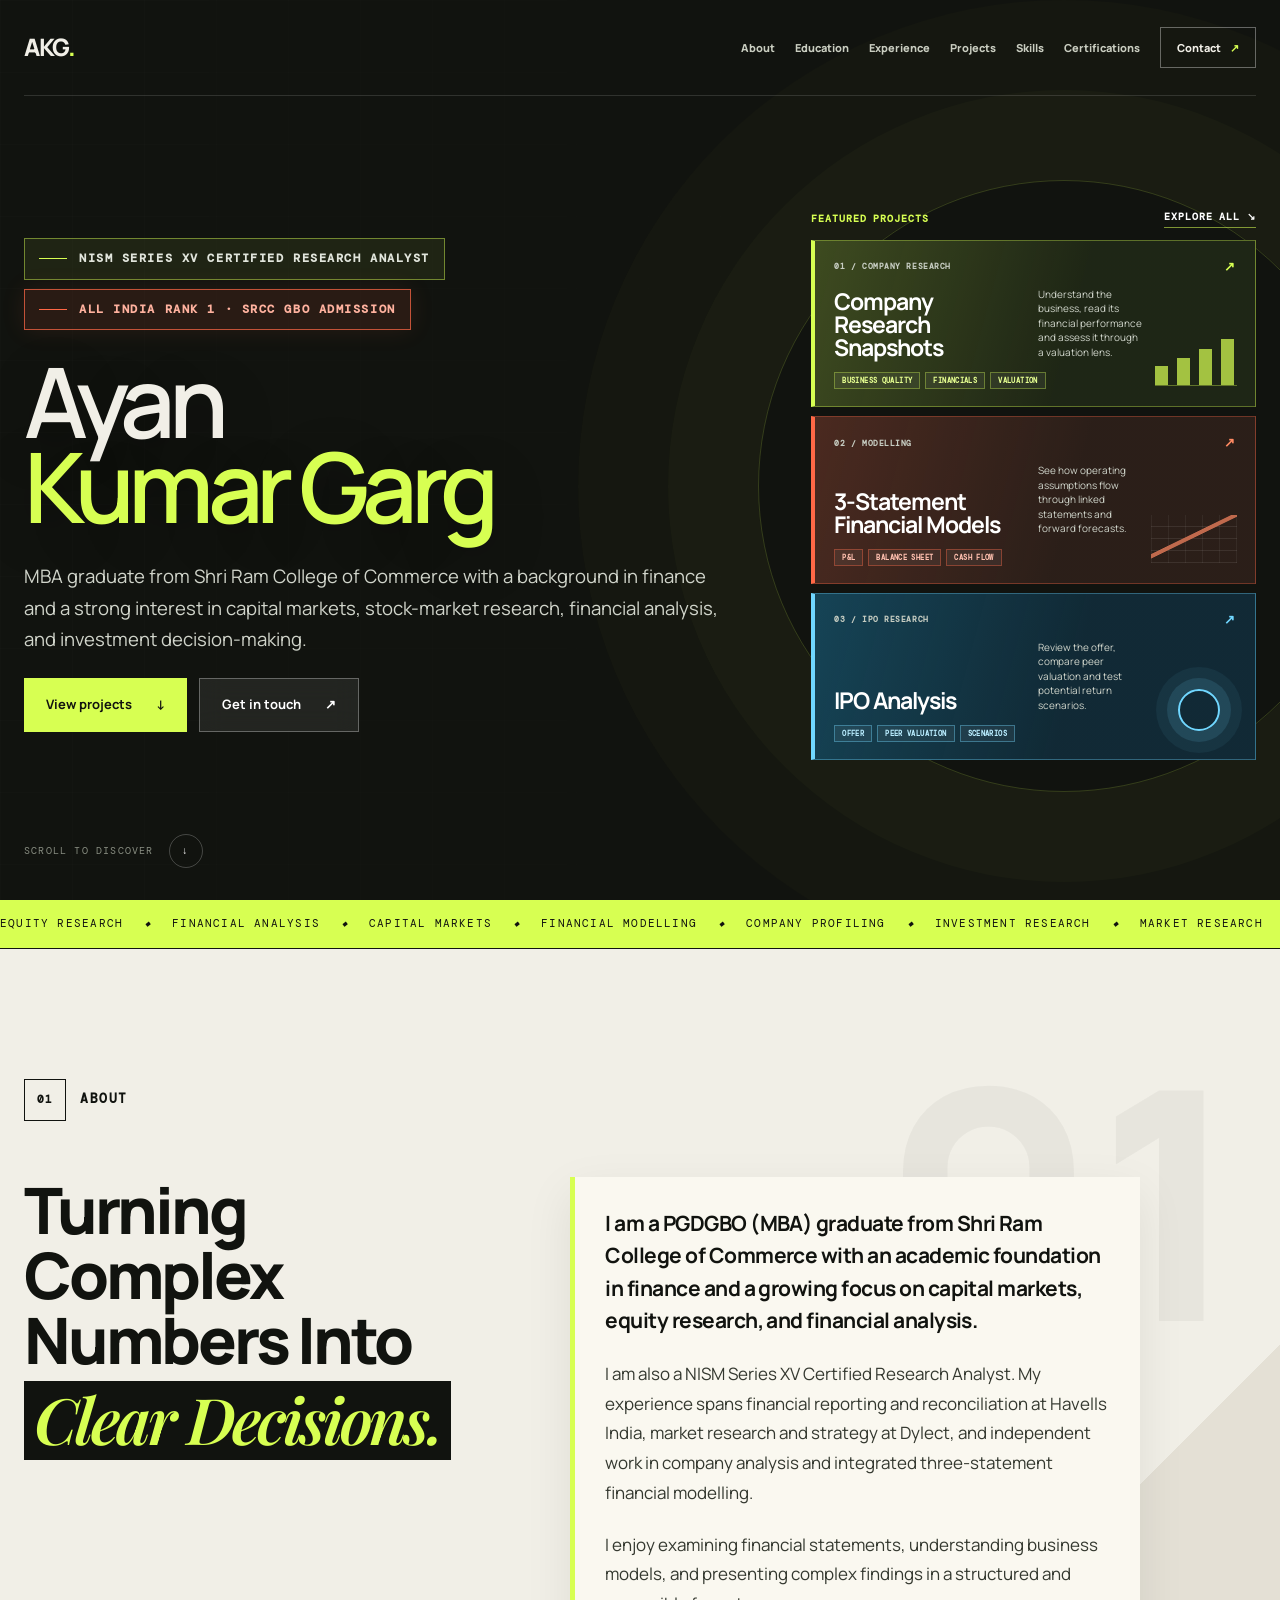
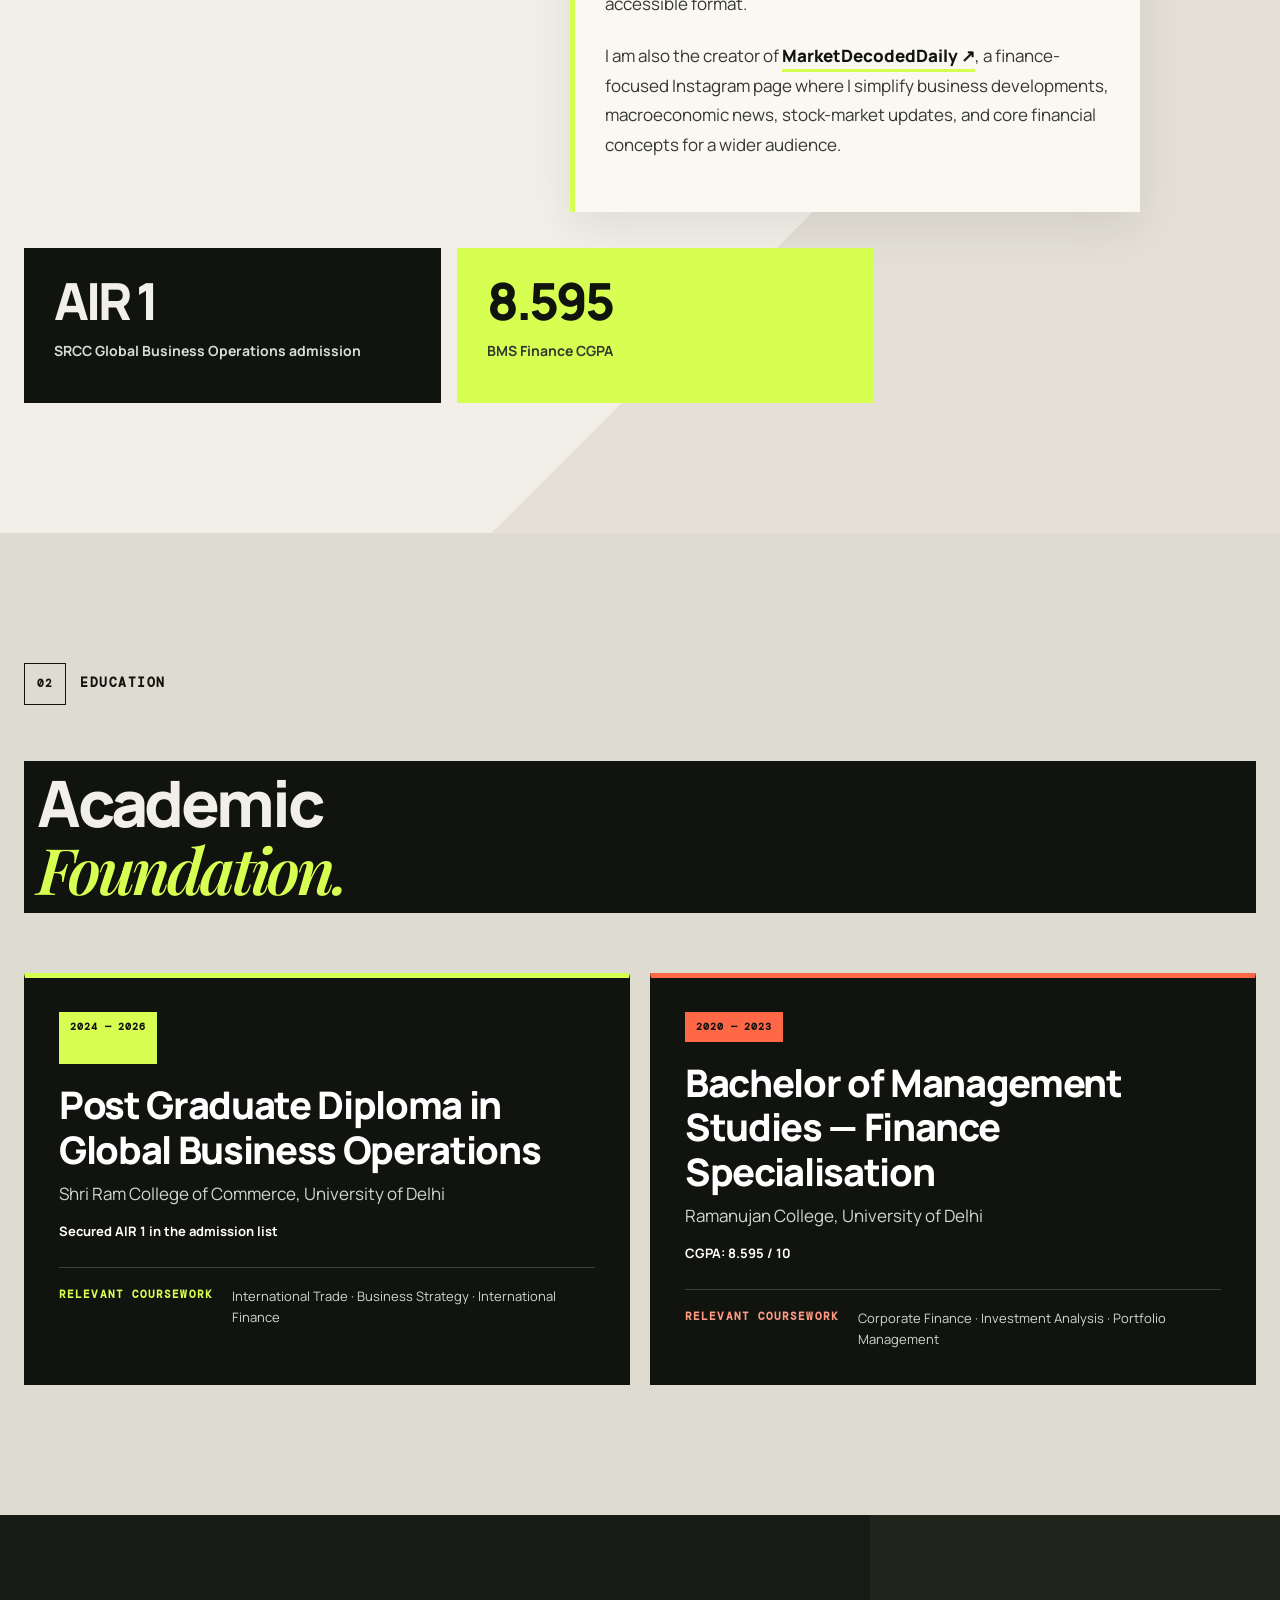
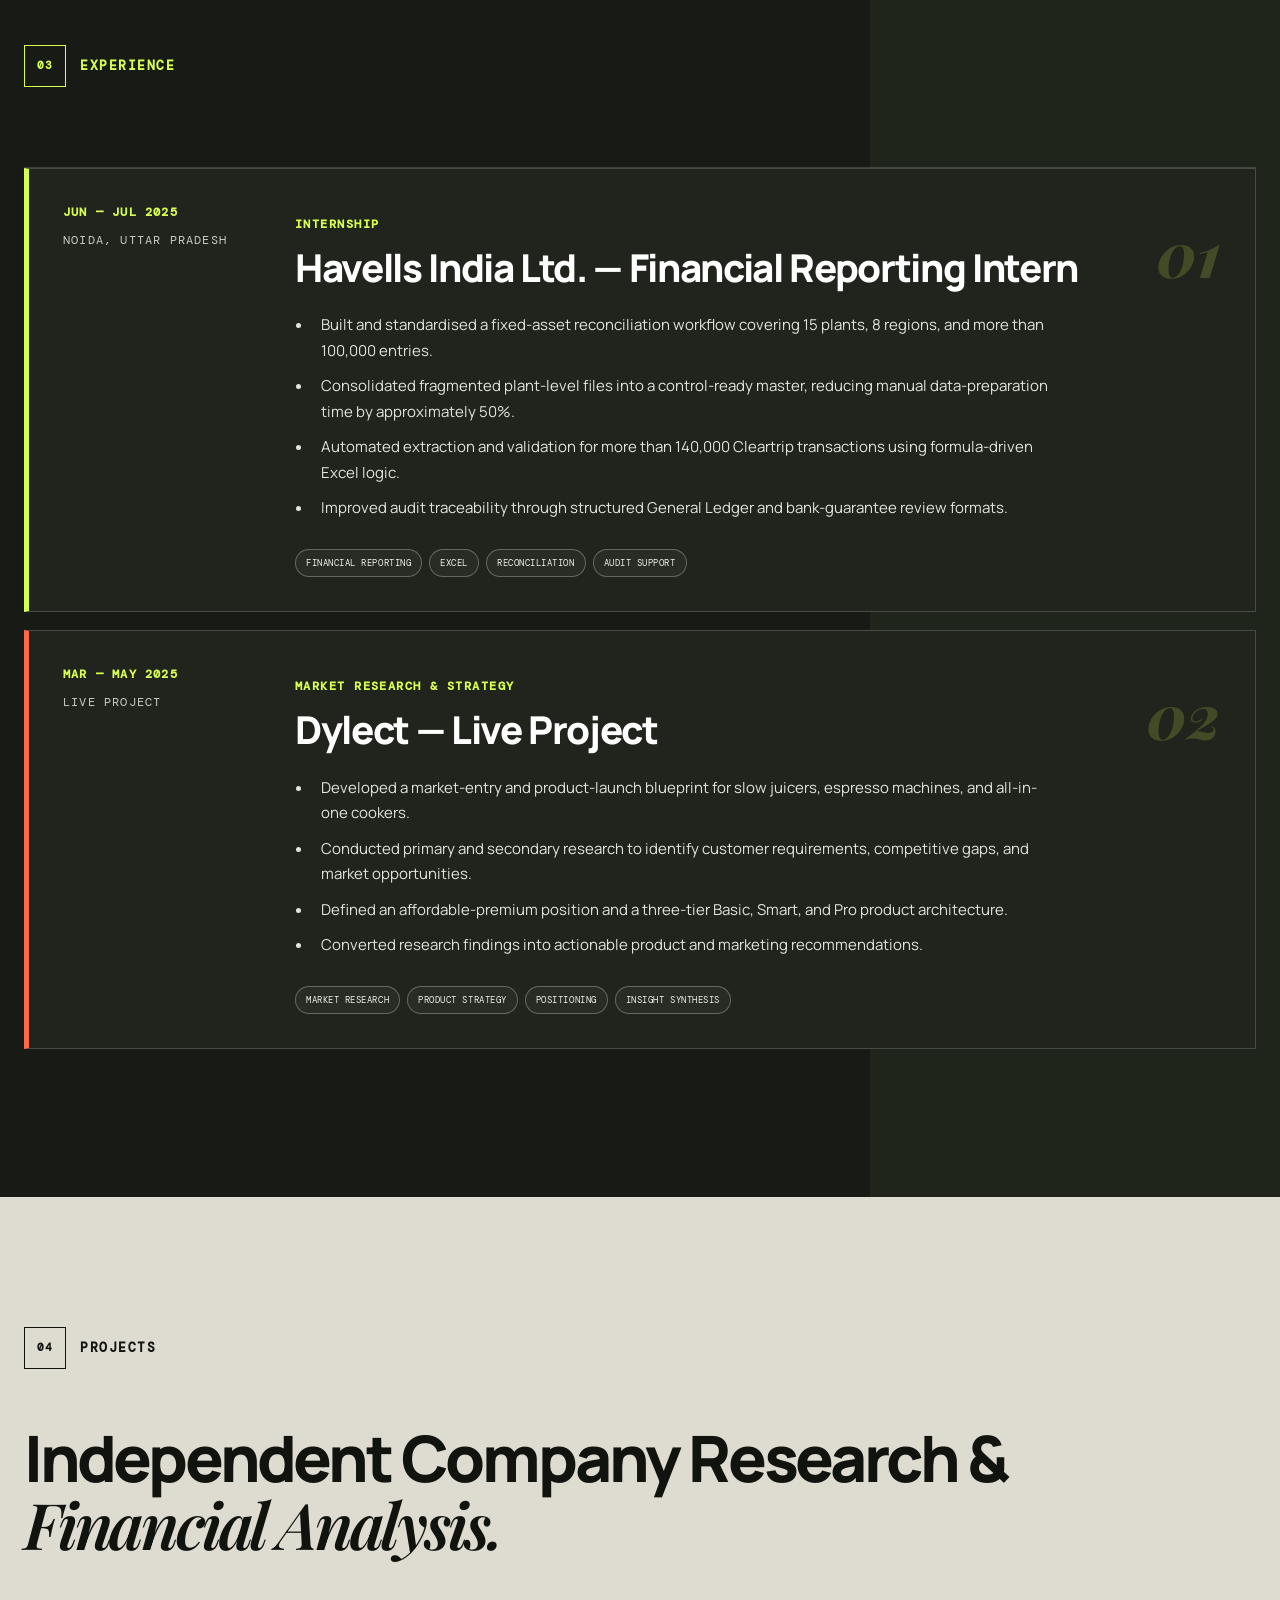
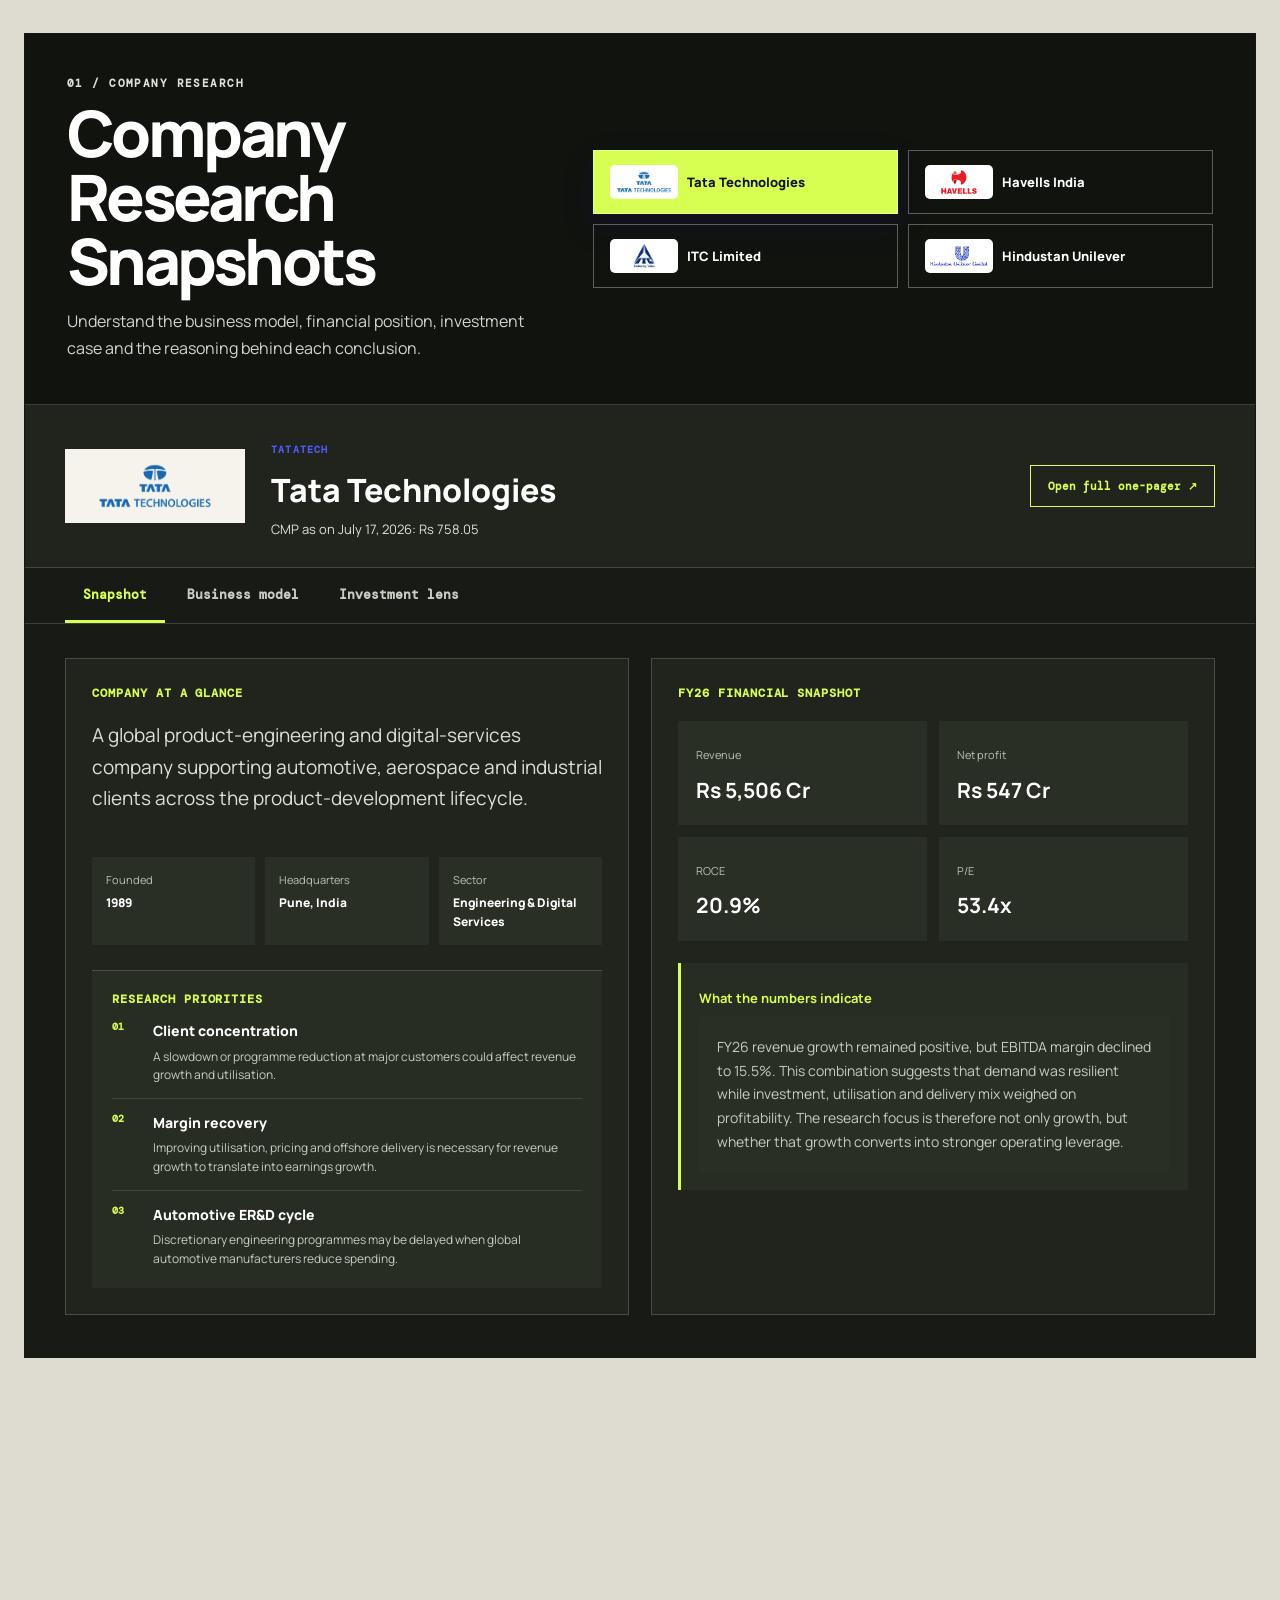
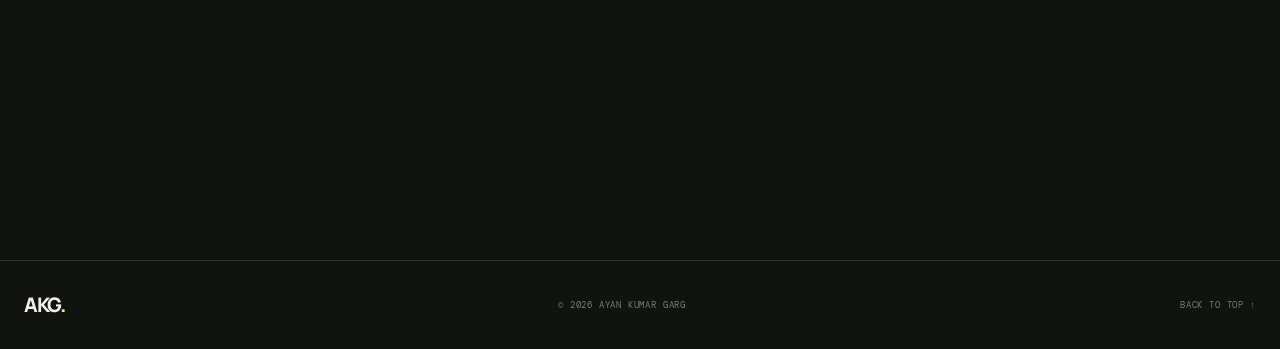
<file: index.html>
<!doctype html>
<html lang="en">
  <head>
    <meta charset="UTF-8" />
    <meta name="viewport" content="width=device-width, initial-scale=1.0" />
    <meta name="description" content="Portfolio of Ayan Kumar Garg - NISM certified research analyst, finance graduate, and capital-markets enthusiast." />
    <meta name="theme-color" content="#11130f" />
    <meta property="og:title" content="Ayan Kumar Garg - Finance & Capital Markets" />
    <meta property="og:description" content="Company research, financial modelling, market analysis, and professional experience." />
    <title>Ayan Kumar Garg - Finance & Capital Markets</title>
    <link rel="preconnect" href="https://fonts.googleapis.com" />
    <link rel="preconnect" href="https://fonts.gstatic.com" crossorigin />
    <link href="https://fonts.googleapis.com/css2?family=DM+Mono:wght@300;400;500&family=Manrope:wght@400;500;600;700&family=Playfair+Display:ital,wght@0,600;1,600&display=swap" rel="stylesheet" />
    <link rel="stylesheet" href="styles.css?v=20260719-3" />
    <script src="script.js?v=20260719-3" defer></script>
  </head>
  <body>
    <div class="cursor-glow" aria-hidden="true"></div>
    <div class="scroll-progress" aria-hidden="true"><span></span></div>

    <header class="site-header">
      <a class="brand" href="#top" aria-label="Ayan Kumar Garg, home">AKG<span>.</span></a>
      <button class="menu-toggle" type="button" aria-expanded="false" aria-controls="site-nav">
        <span></span><span></span><span></span><span class="sr-only">Open menu</span>
      </button>
      <nav id="site-nav" aria-label="Primary navigation">
        <a href="#about">About</a>
        <a href="#education">Education</a>
        <a href="#experience">Experience</a>
        <a href="#projects">Projects</a>
        <a href="#skills">Skills</a>
        <a href="#certifications">Certifications</a>
        <a class="nav-cta" href="#contact">Contact <span>↗</span></a>
      </nav>
    </header>

    <main id="top">
      <section class="hero section-pad" aria-labelledby="hero-title">
        <div class="hero-grid">
          <div class="hero-copy reveal">
            <div class="hero-credential-row">
              <p class="eyebrow"><span></span><b>NISM Series XV Certified Research Analyst</b></p>
              <p class="eyebrow hero-air-box"><span></span><b>All India Rank 1 · SRCC GBO Admission</b></p>
            </div>
            <h1 id="hero-title"><span>Ayan</span><br /><strong>Kumar Garg</strong></h1>
            <p class="hero-intro">MBA graduate from Shri Ram College of Commerce with a background in finance and a strong interest in capital markets, stock-market research, financial analysis, and investment decision-making.</p>
            <div class="hero-actions">
              <a class="button button-primary" href="#projects">View projects <span>↓</span></a>
              <a class="button button-ghost" href="#contact">Get in touch <span>↗</span></a>
            </div>
          </div>
          <aside class="hero-project-preview reveal" aria-label="Featured finance projects">
            <div class="hero-project-preview-head"><span>Featured projects</span><a href="#projects">Explore all ↘</a></div>
            <div class="hero-project-mosaic">
              <a class="hero-project-tile hero-project-profiles" href="#one-pager-explorer">
                <div class="hero-project-tile-head"><span>01 / Company research</span><i>↗</i></div>
                <div class="hero-project-card-body">
                  <h2>Company Research Snapshots</h2>
                  <p>Understand the business, read its financial performance and assess it through a valuation lens.</p>
                </div>
                <div class="hero-project-points"><span>Business quality</span><span>Financials</span><span>Valuation</span></div>
              </a>
              <a class="hero-project-tile hero-project-models" href="#prototype">
                <div class="hero-project-tile-head"><span>02 / Modelling</span><i>↗</i></div>
                <div class="hero-project-card-body">
                  <h3>3-Statement Financial Models</h3>
                  <p>See how operating assumptions flow through linked statements and forward forecasts.</p>
                </div>
                <div class="hero-project-points"><span>P&amp;L</span><span>Balance sheet</span><span>Cash flow</span></div>
              </a>
              <a class="hero-project-tile hero-project-ipo" href="#ipo-analysis">
                <div class="hero-project-tile-head"><span>03 / IPO research</span><i>↗</i></div>
                <div class="hero-project-card-body">
                  <h3>IPO Analysis</h3>
                  <p>Review the offer, compare peer valuation and test potential return scenarios.</p>
                </div>
                <div class="hero-project-points"><span>Offer</span><span>Peer valuation</span><span>Scenarios</span></div>
              </a>
            </div>
          </aside>
        </div>
        <a class="scroll-cue" href="#about" aria-label="Scroll to About"><span>Scroll to discover</span><i>↓</i></a>
      </section>

      <div class="ticker" aria-hidden="true">
        <div class="ticker-track">
          <span>Equity Research</span><i>◆</i><span>Financial Analysis</span><i>◆</i><span>Capital Markets</span><i>◆</i><span>Financial Modelling</span><i>◆</i><span>Company Profiling</span><i>◆</i><span>Investment Research</span><i>◆</i><span>Market Research</span><i>◆</i><span>Financial Reporting</span><i>◆</i>
          <span>Equity Research</span><i>◆</i><span>Financial Analysis</span><i>◆</i><span>Capital Markets</span><i>◆</i><span>Financial Modelling</span><i>◆</i><span>Company Profiling</span><i>◆</i><span>Investment Research</span><i>◆</i><span>Market Research</span><i>◆</i><span>Financial Reporting</span><i>◆</i>
        </div>
      </div>

      <section id="about" class="section-pad content-section">
        <div class="section-kicker reveal"><span>01</span><p>About</p></div>
        <div class="section-grid">
          <h2 class="section-title reveal">Turning Complex Numbers Into<br /><em>Clear Decisions.</em></h2>
          <div class="about-copy reveal">
            <p class="lead">I am a PGDGBO (MBA) graduate from Shri Ram College of Commerce with an academic foundation in finance and a growing focus on capital markets, equity research, and financial analysis.</p>
            <p>I am also a NISM Series XV Certified Research Analyst. My experience spans financial reporting and reconciliation at Havells India, market research and strategy at Dylect, and independent work in company analysis and integrated three-statement financial modelling.</p>
            <p>I enjoy examining financial statements, understanding business models, and presenting complex findings in a structured and accessible format.</p>
            <p>I am also the creator of <a class="inline-link" href="https://www.instagram.com/marketdecodeddaily/" target="_blank" rel="noopener">MarketDecodedDaily ↗</a>, a finance-focused Instagram page where I simplify business developments, macroeconomic news, stock-market updates, and core financial concepts for a wider audience.</p>
          </div>
        </div>
        <div class="metric-grid metric-grid-two reveal">
          <article><strong>AIR 1</strong><span>SRCC Global Business Operations admission</span></article>
          <article><strong>8.595</strong><span>BMS Finance CGPA</span></article>
        </div>
      </section>

      <section id="education" class="section-pad content-section education-section">
        <div class="section-kicker reveal"><span>02</span><p>Education</p></div>
        <div class="section-grid">
          <h2 class="section-title reveal">Academic<br /><em>Foundation.</em></h2>
        </div>
        <div class="education-cards">
          <article class="education-card reveal">
            <div class="education-year">2024 — 2026</div>
            <div>
              <h3>Post Graduate Diploma in Global Business Operations</h3>
              <p>Shri Ram College of Commerce, University of Delhi</p>
              <strong>Secured AIR 1 in the admission list</strong>
              <div class="coursework"><span>Relevant coursework</span><p>International Trade · Business Strategy · International Finance</p></div>
            </div>
          </article>
          <article class="education-card reveal">
            <div class="education-year">2020 — 2023</div>
            <div>
              <h3>Bachelor of Management Studies — Finance Specialisation</h3>
              <p>Ramanujan College, University of Delhi</p>
              <strong>CGPA: 8.595 / 10</strong>
              <div class="coursework"><span>Relevant coursework</span><p>Corporate Finance · Investment Analysis · Portfolio Management</p></div>
            </div>
          </article>
        </div>
      </section>

      <section id="experience" class="section-pad content-section section-dark">
        <div class="section-kicker reveal"><span>03</span><p>Experience</p></div>
        <div class="timeline">
          <article class="timeline-item reveal">
            <div class="timeline-meta"><span>Jun — Jul 2025</span><small>Noida, Uttar Pradesh</small></div>
            <div class="timeline-main">
              <p class="company">Internship</p>
              <h3>Havells India Ltd. — Financial Reporting Intern</h3>
              <ul>
                <li>Built and standardised a fixed-asset reconciliation workflow covering 15 plants, 8 regions, and more than 100,000 entries.</li>
                <li>Consolidated fragmented plant-level files into a control-ready master, reducing manual data-preparation time by approximately 50%.</li>
                <li>Automated extraction and validation for more than 140,000 Cleartrip transactions using formula-driven Excel logic.</li>
                <li>Improved audit traceability through structured General Ledger and bank-guarantee review formats.</li>
              </ul>
              <div class="tag-row"><span>Financial Reporting</span><span>Excel</span><span>Reconciliation</span><span>Audit Support</span></div>
            </div>
            <div class="timeline-number">01</div>
          </article>

          <article class="timeline-item reveal">
            <div class="timeline-meta"><span>Mar — May 2025</span><small>Live project</small></div>
            <div class="timeline-main">
              <p class="company">Market Research & Strategy</p>
              <h3>Dylect — Live Project</h3>
              <ul>
                <li>Developed a market-entry and product-launch blueprint for slow juicers, espresso machines, and all-in-one cookers.</li>
                <li>Conducted primary and secondary research to identify customer requirements, competitive gaps, and market opportunities.</li>
                <li>Defined an affordable-premium position and a three-tier Basic, Smart, and Pro product architecture.</li>
                <li>Converted research findings into actionable product and marketing recommendations.</li>
              </ul>
              <div class="tag-row"><span>Market Research</span><span>Product Strategy</span><span>Positioning</span><span>Insight Synthesis</span></div>
            </div>
            <div class="timeline-number">02</div>
          </article>
        </div>
      </section>

      <section id="projects" class="section-pad content-section projects-section">
        <div class="section-kicker reveal"><span>04</span><p>Projects</p></div>
        <div class="section-grid">
          <h2 class="section-title reveal">Independent Company Research &<br /><em>Financial Analysis.</em></h2>
        </div>

        <nav class="mobile-project-switcher" aria-label="Choose a featured project">
          <button type="button" class="is-active" data-mobile-project="one-pager-explorer" aria-pressed="true"><span>01</span>Company Research</button>
          <button type="button" data-mobile-project="prototype" aria-pressed="false"><span>02</span>Financial Models</button>
          <button type="button" data-mobile-project="ipo-analysis" aria-pressed="false"><span>03</span>IPO Analysis</button>
        </nav>

        <div class="project-category-grid" hidden aria-hidden="true">
          <details class="project-category reveal">
            <summary>
              <div class="project-index">01 / Company research</div>
              <div class="project-logo-row" aria-label="Companies covered"><span><img src="assets/logos/tata-technologies.svg" alt="Tata Technologies" /></span><span><img src="assets/logos/havells.svg" alt="Havells India" /></span></div>
              <div class="category-visual profile-visual" aria-hidden="true"><span>ONE</span><b>PAGE</b><i>PROFILE</i></div>
              <h3>One-Page Company Profiles</h3>
              <p>Investor-focused snapshots covering business models, industry positioning, financial performance, valuation ratios, shareholding, leadership, and recent developments.</p>
              <div class="tag-row"><span>Company Analysis</span><span>Valuation</span><span>Investment Research</span></div>
              <div class="open-label"><span>Open projects</span><b>+</b></div>
            </summary>
            <div class="project-files">
              <a href="assets/projects/company-profiles/tata-technologies-profile.pdf" target="_blank" rel="noopener">
                <span><small>Engineering & digital services</small><strong>Tata Technologies</strong></span><b>View profile ↗</b>
              </a>
              <a href="assets/projects/company-profiles/havells-india-profile.pdf" target="_blank" rel="noopener">
                <span><small>Electrical consumer durables</small><strong>Havells India</strong></span><b>View profile ↗</b>
              </a>
            </div>
          </details>

          <details class="project-category reveal">
            <summary>
              <div class="project-index">02 / Financial modelling</div>
              <div class="project-logo-row" aria-label="Companies modelled"><span><img src="assets/logos/tata-technologies.svg" alt="Tata Technologies" /></span><span><img src="assets/logos/havells.svg" alt="Havells India" /></span></div>
              <div class="category-visual model-visual" aria-hidden="true">
                <div class="model-bars"><i style="--h:38%"></i><i style="--h:55%"></i><i style="--h:48%"></i><i style="--h:72%"></i><i style="--h:84%"></i><i style="--h:96%"></i></div>
                <span>FY22A</span><span>FY31E</span>
              </div>
              <h3>Integrated Three-Statement Financial Models</h3>
              <p>Integrated income statement, balance sheet, and cash-flow models featuring historical analysis, operating assumptions, forecasts, schedules, ratios, and scenario evaluation.</p>
              <div class="tag-row"><span>Three Statements</span><span>Forecasting</span><span>Scenario Analysis</span></div>
              <div class="open-label"><span>Open projects</span><b>+</b></div>
            </summary>
            <div class="project-files">
              <a href="assets/projects/financial-models/tata-technologies-model.pdf" target="_blank" rel="noopener">
                <span><small>Historical FY2022–FY2026 · Forecast FY2027–FY2031</small><strong>Tata Technologies</strong></span><b>View model ↗</b>
              </a>
              <a href="assets/projects/financial-models/havells-india-model.pdf" target="_blank" rel="noopener">
                <span><small>Historical FY2022–FY2026 · Forecast FY2027–FY2031</small><strong>Havells India</strong></span><b>View model ↗</b>
              </a>
            </div>
          </details>
        </div>
        <p class="project-disclaimer reveal" hidden aria-hidden="true">These projects were created for educational and portfolio purposes using publicly available information. They do not constitute investment research, a recommendation, or professional financial advice.</p>

        <div id="prototype" class="prototype research-terminal reveal">
          <div class="terminal-topbar">
            <div>
              <p class="premium-kicker">02 / Integrated research</p>
              <h3>3-Statement Financial Models</h3>
              <p class="terminal-subtitle">Explore historical performance, forecasts, assumptions, investment thesis and risks.</p>
            </div>
            <div class="terminal-company-switch" role="group" aria-label="Select company">
              <button type="button" class="terminal-company-button is-active" data-company="tata" aria-pressed="true">Tata Technologies</button>
              <button type="button" class="terminal-company-button" data-company="havells" aria-pressed="false">Havells India</button>
            </div>
          </div>
          <div class="terminal-identity" aria-live="polite">
            <div><span id="terminal-code">TATATECH</span><small id="terminal-sector">Engineering &amp; Digital Services</small></div>
            <div class="terminal-company-name"><strong id="terminal-company-name">Tata Technologies</strong><span id="terminal-price">CMP as on July 17, 2026: Rs 758.05</span></div>
            <div class="terminal-actions">
              <a id="terminal-profile-link" href="assets/projects/company-profiles/tata-technologies-profile.pdf" target="_blank" rel="noopener">View profile ↗</a>
              <a id="terminal-model-link" href="assets/projects/financial-models/tata-technologies-model.pdf" target="_blank" rel="noopener">View model ↗</a>
            </div>
          </div>
          <div class="terminal-tabs" role="tablist" aria-label="Research views">
            <button type="button" class="terminal-tab is-active" data-terminal-tab="overview" role="tab" aria-selected="true" aria-controls="terminal-overview">Overview</button>
            <button type="button" class="terminal-tab" data-terminal-tab="financials" role="tab" aria-selected="false" aria-controls="terminal-financials">Financials</button>
            <button type="button" class="terminal-tab" data-terminal-tab="forecasts" role="tab" aria-selected="false" aria-controls="terminal-forecasts">Forecasts</button>
            <button type="button" class="terminal-tab" data-terminal-tab="thesis" role="tab" aria-selected="false" aria-controls="terminal-thesis">Thesis</button>
            <button type="button" class="terminal-tab" data-terminal-tab="risks" role="tab" aria-selected="false" aria-controls="terminal-risks">Risks</button>
          </div>
          <div id="terminal-overview" class="terminal-panel" data-panel="overview" role="tabpanel"></div>
          <div id="terminal-financials" class="terminal-panel" data-panel="financials" role="tabpanel" hidden></div>
          <div id="terminal-forecasts" class="terminal-panel" data-panel="forecasts" role="tabpanel" hidden></div>
          <div id="terminal-thesis" class="terminal-panel" data-panel="thesis" role="tabpanel" hidden></div>
          <div id="terminal-risks" class="terminal-panel" data-panel="risks" role="tabpanel" hidden></div>
          <p class="prototype-note">Portfolio analysis based on publicly available information and the linked models. Figures are illustrative and do not constitute investment advice.</p>
        </div>

        <article id="ipo-analysis" class="ipo-project-feature reveal" aria-labelledby="ipo-project-title">
          <header class="ipo-project-header">
            <div class="ipo-project-heading">
              <div>
                <p class="premium-kicker">03 / Primary Market Research and Analysis</p>
                <div class="ipo-title-lockup">
                  <div class="ipo-company-logo"><img src="assets/logos/sbi-mutual-fund.svg" alt="SBI Mutual Fund" /></div>
                  <h3 id="ipo-project-title">SBI Funds Management<br /><span>IPO Analysis</span></h3>
                </div>
                <p class="ipo-project-copy">An issue-focused review of the offer structure, business quality, financial performance, valuation, peer positioning and key risks, followed by an interactive return-scenario model.</p>
              </div>
              <div class="ipo-project-actions">
                <a class="button button-primary" href="assets/projects/ipo-analysis/sbi-funds-management-ipo-analysis.pdf" target="_blank" rel="noopener">Read full analysis <span>↗</span></a>
              </div>
            </div>
          </header>

          <nav class="ipo-view-tabs" role="tablist" aria-label="SBI Funds Management IPO analysis views">
            <button type="button" class="is-active" data-ipo-tab="overview" role="tab" aria-selected="true" aria-controls="ipo-overview">Overview</button>
            <button type="button" data-ipo-tab="financials" role="tab" aria-selected="false" aria-controls="ipo-financials">Key financials</button>
            <button type="button" data-ipo-tab="peers" role="tab" aria-selected="false" aria-controls="ipo-peers">Peer comparison</button>
            <button type="button" data-ipo-tab="scenario" role="tab" aria-selected="false" aria-controls="ipo-scenario">Scenario dashboard</button>
            <button type="button" data-ipo-tab="view" role="tab" aria-selected="false" aria-controls="ipo-view">Investment view</button>
          </nav>

          <div id="ipo-overview" class="ipo-tab-panel" data-ipo-panel="overview" role="tabpanel">
          <div class="ipo-research-grid">
            <section class="ipo-research-card ipo-about-card">
              <h4>India's largest mutual-fund asset manager</h4>
              <p>SBI Funds Management combines SBI's domestic brand and distribution network with Amundi's global asset-management expertise. At 31 March 2026, it managed ₹12,509.98 billion of mutual-fund QAAUM with a 15.3% market share.</p>
              <div class="ipo-fact-row">
                <p><small>Unique investors</small><strong>18.00 mn</strong></p>
                <p><small>Live SIPs</small><strong>16.21 mn</strong></p>
                <p><small>Branches</small><strong>277</strong></p>
              </div>
            </section>

            <section class="ipo-research-card ipo-objective-card">
              <h4>Listing and shareholder liquidity—not fresh capital</h4>
              <p>The offer is a 100% offer for sale of up to 170,956,631 shares by State Bank of India and Amundi India Holding. SBI Funds Management receives no proceeds from the IPO.</p>
              <dl>
                <div><dt>Price band</dt><dd>₹545–₹574</dd></div>
                <div><dt>Minimum lot</dt><dd>26 shares</dd></div>
                <div><dt>Cap-price application</dt><dd>₹14,924</dd></div>
                <div><dt>Post-offer promoter holding</dt><dd>88.00%</dd></div>
              </dl>
            </section>
          </div>
          </div>

          <section id="ipo-financials" class="ipo-financial-section ipo-tab-panel" data-ipo-panel="financials" role="tabpanel" aria-labelledby="ipo-financial-heading" hidden>
            <div class="ipo-section-heading">
              <div><h4 id="ipo-financial-heading">Scale-driven earnings growth</h4><p>₹ million unless stated · FY26</p></div>
            </div>
            <div class="ipo-financial-cards">
              <p><small>Revenue from operations</small><strong>₹43,894.88</strong><span>22.01% YoY</span></p>
              <p><small>Profit after tax</small><strong>₹30,673.76</strong><span>20.76% YoY</span></p>
              <p><small>Diluted EPS</small><strong>₹15.04</strong><span>20.32% YoY</span></p>
              <p><small>Return on net worth</small><strong>43.02%</strong><span>Nil borrowings</span></p>
            </div>
            <p class="ipo-financial-reading">FY24–FY26 revenue CAGR was 27.73%, while PAT CAGR was 21.65%. The company is highly cash-generative and debt-free, although FY26 RoNW also benefited from a dividend-driven reduction in the year-end net-worth base.</p>
          </section>

          <section id="ipo-peers" class="ipo-peer-section ipo-tab-panel" data-ipo-panel="peers" role="tabpanel" aria-labelledby="ipo-peer-heading" hidden>
            <div class="ipo-section-heading">
              <div><h4 id="ipo-peer-heading">FY26 P/E positioning</h4><p>6 July 2026 market prices · SBI Funds at cap price</p></div>
            </div>
            <div class="ipo-peer-chart" role="img" aria-label="FY26 price earnings comparison: UTI 31.57 times, Aditya Birla Sun Life 34.46 times, SBI Funds 38.16 times, HDFC 41.71 times, ICICI Prudential 49.38 times and Nippon 51.10 times">
              <div><span>UTI AMC</span><i style="--value:61.8%"></i><strong>31.57×</strong></div>
              <div><span>ABSL AMC</span><i style="--value:67.4%"></i><strong>34.46×</strong></div>
              <div class="is-company"><span>SBI Funds</span><i style="--value:74.7%"></i><strong>38.16×</strong></div>
              <div><span>HDFC AMC</span><i style="--value:81.6%"></i><strong>41.71×</strong></div>
              <div><span>ICICI Pru AMC</span><i style="--value:96.6%"></i><strong>49.38×</strong></div>
              <div><span>Nippon AMC</span><i style="--value:100%"></i><strong>51.10×</strong></div>
            </div>
            <p class="ipo-peer-reading">At 38.16× FY26 diluted earnings, the cap price is below the disclosed 41.64× peer composite but above the two cheapest listed peers. The offer therefore appears reasonable rather than obviously cheap.</p>
          </section>

          <section id="ipo-scenario" class="ipo-dashboard-section ipo-tab-panel" data-ipo-panel="scenario" role="tabpanel" aria-labelledby="ipo-dashboard-heading" hidden>
            <div class="ipo-section-heading">
              <div><h4 id="ipo-dashboard-heading">Test the earnings-and-multiple case</h4><p>Change EPS growth, exit P/E and holding period</p></div>
            </div>
            <iframe class="ipo-dashboard-frame" src="projects/sbi-funds-ipo-analysis/index.html?v=20260714" title="Interactive SBI Funds Management IPO scenario dashboard" loading="lazy"></iframe>
          </section>

          <div id="ipo-view" class="ipo-tab-panel" data-ipo-panel="view" role="tabpanel" hidden>
          <div class="ipo-conclusion-grid">
            <section>
              <h4>Positive with valuation discipline</h4>
              <p>The franchise combines market leadership, distribution scale, high profitability and a debt-free balance sheet. The valuation discount to the peer composite is supportive, but investors still need earnings delivery to justify the offer multiple.</p>
            </section>
            <section>
              <h4>What to monitor</h4>
              <ul><li>Active-AUM growth and net flows</li><li>Management-fee yield and regulatory pressure</li><li>Active-to-passive product mix</li><li>Scheme performance and redemptions</li></ul>
            </section>
          </div>
          </div>
          <p class="ipo-project-note">Based on the RHP, abridged prospectus, price-band advertisement and 13 July 2026 addendum. Historical facts are sourced from official offer documents; scenario outputs are user-selected and do not constitute investment advice.</p>
        </article>

        <div id="one-pager-explorer" class="one-pager-explorer reveal">
          <div class="explorer-header">
            <div><p class="premium-kicker">01 / Company research</p><h3>Company Research Snapshots</h3><p>Understand the business model, financial position, investment case and the reasoning behind each conclusion.</p></div>
            <div class="explorer-company-switch" role="group" aria-label="Select one-pager company">
              <button type="button" data-explorer-company="tata" class="is-active" aria-pressed="true"><img src="assets/logos/tata-technologies.svg" alt="" />Tata Technologies</button>
              <button type="button" data-explorer-company="havells" aria-pressed="false"><img src="assets/logos/havells.svg" alt="" />Havells India</button>
              <button type="button" data-explorer-company="itc" aria-pressed="false"><img src="assets/logos/itc.png" alt="" />ITC Limited</button>
              <button type="button" data-explorer-company="hul" aria-pressed="false"><img src="assets/logos/hindustan-unilever.png" alt="" />Hindustan Unilever</button>
            </div>
          </div>
          <div id="one-pager-content" aria-live="polite"></div>
        </div>

        <div class="legacy-prototype" hidden>
          <div class="prototype-heading">
            <div>
              <h3>Tata Technologies vs Havells India</h3>
            </div>
            <p>Adjust revenue growth and FY31 EBITDA margins to compare how different operating assumptions change the two companies' illustrative outcomes.</p>
          </div>

          <div class="scenario-switcher" role="group" aria-label="Scenario presets">
            <button type="button" class="scenario-button" data-scenario="bear">Bear</button>
            <button type="button" class="scenario-button is-active" data-scenario="base">Base</button>
            <button type="button" class="scenario-button" data-scenario="bull">Bull</button>
          </div>

          <div class="prototype-layout">
            <div class="prototype-controls">
              <fieldset class="company-control tata-control">
                <legend><span>TATA</span> Tata Technologies</legend>
                <label for="tata-growth">Revenue CAGR <output id="tata-growth-value">9.7%</output></label>
                <input id="tata-growth" type="range" min="2" max="18" step="0.1" value="9.7" />
                <label for="tata-margin">FY31 EBITDA margin <output id="tata-margin-value">18.0%</output></label>
                <input id="tata-margin" type="range" min="12" max="24" step="0.1" value="18" />
              </fieldset>

              <fieldset class="company-control havells-control">
                <legend><span>HAVELLS</span> Havells India</legend>
                <label for="havells-growth">Revenue CAGR <output id="havells-growth-value">9.6%</output></label>
                <input id="havells-growth" type="range" min="2" max="18" step="0.1" value="9.6" />
                <label for="havells-margin">FY31 EBITDA margin <output id="havells-margin-value">11.2%</output></label>
                <input id="havells-margin" type="range" min="7" max="18" step="0.1" value="11.2" />
              </fieldset>
            </div>

            <div class="prototype-results">
              <div class="prototype-stats" aria-live="polite">
                <article><span>FY31 Tata revenue</span><strong id="tata-revenue-result">Rs 8,746 Cr</strong></article>
                <article><span>FY31 Havells revenue</span><strong id="havells-revenue-result">Rs 35,521 Cr</strong></article>
                <article><span>Relative growth leader</span><strong id="growth-leader-result">Tata Technologies</strong></article>
              </div>
              <div class="comparison-chart-wrap">
                <div class="chart-legend" aria-hidden="true"><span><i class="tata-dot"></i>Tata Technologies</span><span><i class="havells-dot"></i>Havells India</span></div>
                <canvas id="comparison-chart" role="img" aria-label="Indexed revenue projection from FY26 to FY31 for Tata Technologies and Havells India"></canvas>
                <p id="chart-summary" class="sr-only">Base scenario indexed revenue comparison.</p>
              </div>
            </div>
          </div>

          <div class="comparison-table-wrap">
            <table class="comparison-table">
              <thead><tr><th>Company</th><th>FY26 revenue</th><th>Revenue CAGR</th><th>FY31 revenue</th><th>FY31 EBITDA margin</th><th>FY31 EBITDA</th></tr></thead>
              <tbody>
                <tr><th>Tata Technologies</th><td data-label="FY26 revenue">Rs 5,506 Cr</td><td data-label="Revenue CAGR" id="tata-growth-table">9.7%</td><td data-label="FY31 revenue" id="tata-revenue-table">Rs 8,746 Cr</td><td data-label="FY31 EBITDA margin" id="tata-margin-table">18.0%</td><td data-label="FY31 EBITDA" id="tata-ebitda-table">Rs 1,574 Cr</td></tr>
                <tr><th>Havells India</th><td data-label="FY26 revenue">Rs 22,466 Cr</td><td data-label="Revenue CAGR" id="havells-growth-table">9.6%</td><td data-label="FY31 revenue" id="havells-revenue-table">Rs 35,521 Cr</td><td data-label="FY31 EBITDA margin" id="havells-margin-table">11.2%</td><td data-label="FY31 EBITDA" id="havells-ebitda-table">Rs 3,979 Cr</td></tr>
              </tbody>
            </table>
          </div>
          <p class="prototype-note">Illustrative scenario tool based on FY26 portfolio figures. Outputs respond mechanically to user-selected assumptions and are not forecasts or investment advice.</p>
        </div>
      </section>

      <section id="skills" class="section-pad content-section skills-section">
        <div class="section-kicker reveal"><span>05</span><p>Skills</p></div>
        <div class="section-grid">
          <h2 class="section-title reveal">Technical<br /><em>Proficiencies.</em></h2>
        </div>
        <div class="skill-groups">
          <article class="skill-group reveal"><span>01</span><h3>Financial Analysis</h3><div class="skill-tags"><strong>Financial Statement Analysis</strong><strong>Three-Statement Modelling</strong><strong>Ratio & Variance Analysis</strong><strong>Company Profiling</strong><strong>Financial Reporting</strong><strong>Reconciliation</strong></div></article>
          <article class="skill-group reveal"><span>02</span><h3>Investment & Capital Markets</h3><div class="skill-tags"><strong>Equity Research</strong><strong>Fundamental Analysis</strong><strong>Stock-Market Analysis</strong><strong>Investment Research</strong><strong>Capital Markets</strong><strong>Industry Analysis</strong></div></article>
          <article class="skill-group reveal"><span>03</span><h3>Research & Strategy</h3><div class="skill-tags"><strong>Primary Research</strong><strong>Secondary Research</strong><strong>Competitor Analysis</strong><strong>Market Research</strong><strong>Product Strategy</strong><strong>Insight Synthesis</strong></div></article>
          <article class="skill-group reveal"><span>04</span><h3>Tools</h3><div class="skill-tags"><strong>Microsoft Excel</strong><strong>PowerPoint</strong><strong>Microsoft Word</strong><strong>Power BI</strong></div></article>
        </div>
      </section>

      <section id="certifications" class="section-pad content-section certifications-section">
        <div class="section-kicker reveal"><span>06</span><p>Certifications</p></div>
        <div class="section-grid">
          <h2 class="section-title reveal">Credentials &<br /><em>Training.</em></h2>
        </div>
        <p class="mobile-swipe-hint">Swipe to explore credentials →</p>
        <div class="certification-grid">
          <article class="certification-card certification-primary reveal"><span>NISM</span><h3>Series XV: Research Analyst Certification</h3><p>National Institute of Securities Markets</p></article>
          <article class="certification-card reveal"><span>SEBI</span><h3>Investor Awareness Certification</h3><p>National Institute of Securities Markets</p></article>
          <article class="certification-card reveal"><span>JPMorgan Chase</span><h3>Investment Banking Virtual Experience</h3><p>Forage</p></article>
          <article class="certification-card reveal"><span>JPMorgan Chase & Co.</span><h3>Excel Skills Virtual Experience</h3><p>Forage</p></article>
          <article class="certification-card reveal"><span>Ramanujan College</span><h3>Executive Development Program in Business Analytics</h3><p>University of Delhi</p></article>
          <article class="certification-card reveal"><span>365 Financial Analyst</span><h3>Fundamentals of Equity Valuation</h3><p>Certification</p></article>
        </div>
      </section>

      <section id="contact" class="contact section-pad">
        <p class="eyebrow reveal"><span></span> Open to finance and capital-markets opportunities</p>
        <h2 class="reveal">Let’s<br /><em>Connect.</em></h2>
        <p class="contact-copy reveal">I’m open to opportunities in equity research, financial analysis, capital markets, financial reporting, and related finance roles. I’m also interested in collaborating on company research, financial modelling, and finance-content projects.</p>
        <div class="contact-row reveal">
          <a class="contact-email" href="mailto:ayankumargarg.srccgbo@gmail.com">ayankumargarg.srccgbo@gmail.com <span>↗</span></a>
          <div class="social-links">
            <a href="https://www.linkedin.com/in/ayankumargarg" target="_blank" rel="noopener">LinkedIn ↗</a>
            <a href="https://www.instagram.com/marketdecodeddaily/" target="_blank" rel="noopener">MarketDecodedDaily ↗</a>
            <a href="tel:+918447524484">+91 84475 24484</a>
          </div>
        </div>
      </section>
    </main>

    <nav class="mobile-quick-nav" aria-label="Mobile section shortcuts">
      <button type="button" class="mobile-quick-nav-toggle" aria-expanded="false" aria-controls="mobile-quick-nav-links">Navigate <span>+</span></button>
      <div id="mobile-quick-nav-links">
        <a href="#about">About</a>
        <a href="#education">Education</a>
        <a href="#experience">Experience</a>
        <a href="#projects">Projects</a>
        <a href="#skills">Skills</a>
        <a href="#certifications">Certifications</a>
        <a href="#contact">Contact</a>
      </div>
    </nav>

    <footer>
      <a class="brand" href="#top">AKG<span>.</span></a>
      <p>© <span id="year">2026</span> Ayan Kumar Garg</p>
      <a href="#top">Back to top ↑</a>
    </footer>
  </body>
</html>
</file>
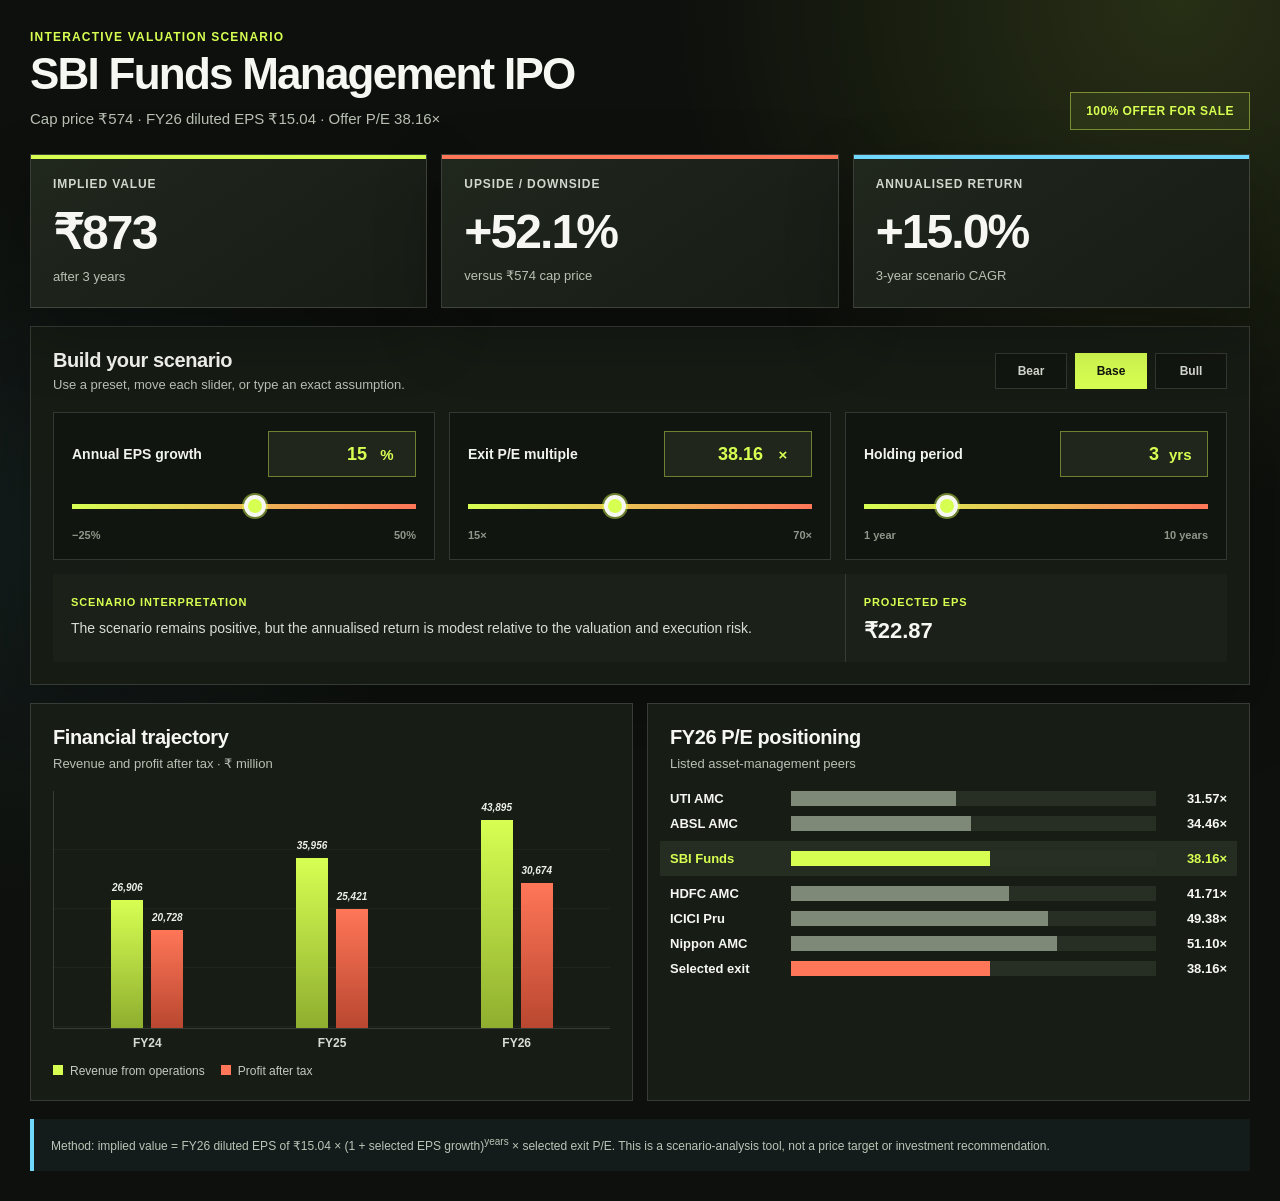
<file: projects/sbi-funds-ipo-analysis/index.html>
<!doctype html>
<html lang="en">
<head>
  <meta charset="utf-8" />
  <meta name="viewport" content="width=device-width, initial-scale=1" />
  <title>SBI Funds Management IPO Scenario Dashboard</title>
  <style>
    :root {
      --bg:#0d100c; --panel:#171c15; --panel-2:#20271d; --ink:#f6f7f2;
      --muted:#b9c0b4; --line:rgba(255,255,255,.14); --acid:#d7ff52;
      --orange:#ff7658; --blue:#70d7ff; --shadow:0 24px 65px rgba(0,0,0,.28);
      font-family:Inter,Arial,sans-serif; color-scheme:dark;
    }
    * { box-sizing:border-box; }
    body { margin:0; background:var(--bg); color:var(--ink); font-size:16px; }
    button,input { font:inherit; }
    .dashboard { min-height:100vh; padding:30px; background:radial-gradient(circle at 92% 0,rgba(215,255,82,.13),transparent 30%),radial-gradient(circle at 5% 45%,rgba(112,215,255,.07),transparent 26%),var(--bg); }
    .dashboard-head { display:flex; justify-content:space-between; gap:24px; align-items:flex-end; margin-bottom:24px; }
    .eyebrow { margin:0 0 8px; color:var(--acid); font-size:12px; font-weight:800; letter-spacing:.1em; text-transform:uppercase; }
    h1 { margin:0; font-size:clamp(27px,4vw,44px); letter-spacing:-.04em; line-height:1; }
    .subhead { margin:11px 0 0; color:var(--muted); font-size:15px; line-height:1.55; }
    .offer-badge { flex:0 0 auto; padding:11px 15px; border:1px solid rgba(215,255,82,.45); color:var(--acid); background:rgba(215,255,82,.07); font-size:12px; font-weight:800; letter-spacing:.04em; text-transform:uppercase; }
    .output-grid { display:grid; grid-template-columns:repeat(3,1fr); gap:14px; margin-bottom:18px; }
    .output-card { position:relative; overflow:hidden; min-height:142px; padding:22px; border:1px solid var(--line); background:linear-gradient(145deg,var(--panel-2),var(--panel)); box-shadow:var(--shadow); }
    .output-card::before { content:""; position:absolute; inset:0 0 auto; height:4px; background:var(--accent,var(--acid)); }
    .output-card:nth-child(2) { --accent:var(--orange); }
    .output-card:nth-child(3) { --accent:var(--blue); }
    .output-card small { display:block; color:#d2d7ce; font-size:12px; font-weight:800; letter-spacing:.075em; text-transform:uppercase; }
    .output-card strong { display:block; margin:13px 0 7px; color:var(--ink); font-size:clamp(31px,4.4vw,48px); font-weight:850; letter-spacing:-.04em; }
    .output-card span { color:var(--muted); font-size:13px; }
    .scenario-workspace { padding:22px; border:1px solid var(--line); background:rgba(23,28,21,.94); box-shadow:var(--shadow); }
    .workspace-top { display:flex; align-items:center; justify-content:space-between; gap:20px; margin-bottom:20px; }
    .workspace-top h2,.chart-card h2 { margin:0; font-size:20px; letter-spacing:-.02em; }
    .workspace-top p { margin:5px 0 0; color:var(--muted); font-size:13px; }
    .presets { display:flex; gap:8px; }
    .preset { min-width:72px; padding:10px 12px; border:1px solid var(--line); background:#121610; color:#d7dbd2; font-size:12px; font-weight:800; cursor:pointer; }
    .preset:hover,.preset.is-active { border-color:var(--acid); background:var(--acid); color:#10130e; }
    .control-grid { display:grid; grid-template-columns:repeat(3,1fr); gap:14px; }
    .control-card { padding:18px; border:1px solid var(--line); background:#11150f; }
    .control-heading { display:flex; align-items:center; justify-content:space-between; gap:10px; margin-bottom:17px; }
    .control-heading label { color:#f1f3ed; font-size:14px; font-weight:800; }
    .number-wrap { display:flex; align-items:center; min-width:148px; overflow:hidden; border:1px solid rgba(215,255,82,.42); background:#20261c; }
    .number-wrap input { appearance:textfield; width:108px; min-width:0; height:44px; padding:0 10px; border:0; outline:0; background:transparent; color:var(--acid); font-size:18px; font-weight:850; font-variant-numeric:tabular-nums; text-align:right; }
    .number-wrap input::-webkit-inner-spin-button,.number-wrap input::-webkit-outer-spin-button { appearance:none; margin:0; }
    .number-wrap span { flex:0 0 auto; min-width:30px; padding-right:10px; color:var(--acid); font-size:15px; font-weight:800; text-align:center; }
    input[type="range"] { appearance:none; width:100%; height:24px; margin:0; background:linear-gradient(90deg,var(--acid),var(--orange)) center/100% 5px no-repeat; cursor:pointer; }
    input[type="range"]::-webkit-slider-thumb { appearance:none; width:22px; height:22px; border:4px solid var(--ink); border-radius:50%; background:var(--acid); box-shadow:0 0 0 2px rgba(215,255,82,.45); }
    input[type="range"]::-moz-range-thumb { width:15px; height:15px; border:4px solid var(--ink); border-radius:50%; background:var(--acid); }
    .range-labels { display:flex; justify-content:space-between; margin-top:7px; color:#8f978a; font-size:11px; font-weight:700; }
    .scenario-reading { display:grid; grid-template-columns:1.35fr .65fr; gap:1px; margin-top:14px; background:var(--line); }
    .scenario-reading > div { padding:18px; background:#1b2118; }
    .scenario-reading small { color:var(--acid); font-size:11px; font-weight:800; letter-spacing:.08em; text-transform:uppercase; }
    .scenario-reading p { margin:8px 0 0; color:#d9ddd5; font-size:14px; line-height:1.55; }
    .scenario-reading strong { display:block; margin-top:8px; font-size:22px; }
    .chart-grid { display:grid; grid-template-columns:1fr 1fr; gap:14px; margin-top:18px; }
    .chart-card { min-width:0; padding:22px; border:1px solid var(--line); background:var(--panel); }
    .chart-card > p { margin:7px 0 20px; color:var(--muted); font-size:13px; }
    .bar-chart { display:flex; align-items:flex-end; gap:22px; height:238px; padding:24px 12px 0; border-left:1px solid var(--line); border-bottom:1px solid var(--line); background:repeating-linear-gradient(to bottom,transparent 0,transparent 58px,rgba(255,255,255,.07) 59px); }
    .year-group { display:flex; align-items:flex-end; justify-content:center; gap:8px; flex:1; height:100%; position:relative; }
    .bar { position:relative; width:min(32px,36%); height:var(--height); background:linear-gradient(180deg,var(--acid),#8fae2f); }
    .bar.pat { background:linear-gradient(180deg,var(--orange),#b94730); }
    .bar b { position:absolute; left:50%; bottom:calc(100% + 7px); transform:translateX(-50%); color:#edf0e9; font-size:10px; white-space:nowrap; }
    .year-group > span { position:absolute; bottom:-22px; left:50%; transform:translateX(-50%); color:#d7dbd3; font-size:12px; font-weight:800; }
    .legend { display:flex; flex-wrap:wrap; gap:16px; margin-top:35px; color:#c4cac0; font-size:12px; }
    .legend i { display:inline-block; width:10px; height:10px; margin-right:7px; background:var(--acid); }
    .legend span:nth-child(2) i { background:var(--orange); }
    .peer-list { display:grid; gap:10px; }
    .peer-row { display:grid; grid-template-columns:110px 1fr 60px; gap:11px; align-items:center; }
    .peer-row span,.peer-row strong { font-size:13px; font-weight:800; }
    .peer-row strong { text-align:right; }
    .peer-track { position:relative; height:15px; background:#272e23; }
    .peer-track i { display:block; height:100%; width:var(--width); background:#7e8978; }
    .peer-row.company { padding:10px; margin:0 -10px; background:#252c21; color:var(--acid); }
    .peer-row.company .peer-track i { background:var(--acid); }
    .peer-row.selected .peer-track i { background:var(--orange); }
    .method-note { margin:18px 0 0; padding:15px 17px; border-left:4px solid var(--blue); background:rgba(112,215,255,.06); color:#bcc4b8; font-size:12px; line-height:1.6; }
    .negative { color:var(--orange)!important; }
    .mobile-dashboard-tabs { display:none; }
    .dashboard-view { display:contents; }
    @media (max-width:820px) {
      .dashboard { padding:20px; }
      .dashboard-head,.workspace-top { align-items:flex-start; flex-direction:column; }
      .output-grid,.control-grid,.chart-grid { grid-template-columns:1fr; }
      .output-card { min-height:124px; }
      .scenario-reading { grid-template-columns:1fr; }
      .chart-card { overflow:hidden; }
    }
    @media (max-width:460px) {
      .dashboard { padding:14px; }
      .presets { width:100%; }
      .preset { flex:1; min-width:0; }
      .control-heading { align-items:flex-start; flex-direction:column; }
      .number-wrap { width:100%; }
      .number-wrap input { flex:1; width:auto; }
      .bar-chart { gap:8px; padding-inline:4px; }
      .bar { width:24px; }
      .bar b { font-size:9px; }
      .peer-row { grid-template-columns:82px 1fr 50px; gap:7px; }
      .peer-row span,.peer-row strong { font-size:11px; }
    }
    @media (max-width:520px) {
      .dashboard { min-height:0; padding:12px; }
      .dashboard-head { gap:10px; margin-bottom:12px; }
      .eyebrow { margin-bottom:5px; font-size:9px; }
      h1 { font-size:27px; }
      .subhead { margin-top:7px; font-size:11px; line-height:1.4; }
      .offer-badge { padding:7px 9px; font-size:9px; }
      .mobile-dashboard-tabs {
        position:sticky;
        top:0;
        z-index:20;
        display:grid;
        grid-template-columns:1fr 1fr;
        gap:1px;
        margin:0 0 10px;
        padding:4px;
        background:rgba(13,16,12,.95);
        border:1px solid var(--line);
        backdrop-filter:blur(10px);
      }
      .mobile-dashboard-tabs button { min-height:40px; border:0; background:#20261d; color:#b9c0b4; font-size:10px; font-weight:800; text-transform:uppercase; }
      .mobile-dashboard-tabs button.is-active { background:var(--acid); color:#11130f; }
      .dashboard-view { display:block; }
      .dashboard-view.is-hidden { display:none; }
      .output-grid { grid-template-columns:repeat(3,minmax(0,1fr)); gap:6px; margin-bottom:9px; }
      .output-card { min-height:92px; padding:11px 9px; box-shadow:none; }
      .output-card small { font-size:7px; line-height:1.25; letter-spacing:.045em; }
      .output-card strong { margin:8px 0 4px; font-size:20px; }
      .output-card span { display:block; font-size:8px; line-height:1.3; }
      .scenario-workspace { padding:11px; box-shadow:none; }
      .workspace-top { gap:10px; margin-bottom:10px; }
      .workspace-top h2 { font-size:17px; }
      .workspace-top p { font-size:10px; }
      .presets { gap:5px; }
      .preset { min-height:37px; padding:7px 8px; font-size:10px; }
      .control-grid { gap:7px; }
      .control-card { padding:10px 11px; }
      .control-heading { align-items:center; flex-direction:row; margin-bottom:7px; }
      .control-heading label { font-size:11px; }
      .number-wrap { width:auto; min-width:100px; }
      .number-wrap input { width:68px; height:34px; padding:0 6px; font-size:15px; }
      .number-wrap span { min-width:25px; padding-right:6px; font-size:11px; }
      input[type="range"] { height:18px; }
      input[type="range"]::-webkit-slider-thumb { width:18px; height:18px; border-width:3px; }
      .range-labels { margin-top:3px; font-size:8px; }
      .scenario-reading { grid-template-columns:1.35fr .65fr; margin-top:7px; }
      .scenario-reading > div { padding:10px; }
      .scenario-reading small { font-size:8px; }
      .scenario-reading p { margin-top:5px; font-size:10px; line-height:1.4; }
      .scenario-reading strong { margin-top:5px; font-size:18px; }
      .chart-grid { gap:8px; margin-top:0; }
      .chart-card { padding:14px 12px; }
      .chart-card h2 { font-size:17px; }
      .chart-card > p { margin:5px 0 12px; font-size:10px; }
      .bar-chart { height:170px; padding-top:20px; }
      .legend { gap:10px; margin-top:29px; font-size:9px; }
      .peer-list { gap:7px; }
      .peer-row { grid-template-columns:78px 1fr 47px; gap:6px; }
      .peer-row span,.peer-row strong { font-size:10px; }
      .method-note { margin-top:8px; padding:10px 11px; border-left-width:3px; font-size:9px; line-height:1.45; }
    }
  </style>
</head>
<body>
  <main class="dashboard" id="dashboard">
    <header class="dashboard-head">
      <div><p class="eyebrow">Interactive valuation scenario</p><h1>SBI Funds Management IPO</h1><p class="subhead">Cap price ₹574 · FY26 diluted EPS ₹15.04 · Offer P/E 38.16×</p></div>
      <span class="offer-badge">100% offer for sale</span>
    </header>

    <nav class="mobile-dashboard-tabs" aria-label="Dashboard views">
      <button type="button" class="is-active" data-dashboard-view="scenario" aria-pressed="true">Scenario</button>
      <button type="button" data-dashboard-view="context" aria-pressed="false">Market context</button>
    </nav>

    <div class="dashboard-view dashboard-scenario-view" data-dashboard-panel="scenario">
    <section class="output-grid" aria-live="polite">
      <article class="output-card"><small>Implied value</small><strong id="impliedValue">₹867</strong><span id="valueNote">after 3 years</span></article>
      <article class="output-card"><small>Upside / downside</small><strong id="upside">+51.1%</strong><span>versus ₹574 cap price</span></article>
      <article class="output-card"><small>Annualised return</small><strong id="annualReturn">+14.8%</strong><span id="returnNote">3-year scenario CAGR</span></article>
    </section>

    <section class="scenario-workspace">
      <div class="workspace-top">
        <div><h2>Build your scenario</h2><p>Use a preset, move each slider, or type an exact assumption.</p></div>
        <div class="presets" role="group" aria-label="Scenario presets"><button class="preset" data-preset="bear">Bear</button><button class="preset is-active" data-preset="base">Base</button><button class="preset" data-preset="bull">Bull</button></div>
      </div>
      <div class="control-grid">
        <article class="control-card">
          <div class="control-heading"><label for="growthRange">Annual EPS growth</label><div class="number-wrap"><input id="growthNumber" type="number" min="-25" max="50" step="0.5" value="15" aria-label="Annual EPS growth percentage" /><span>%</span></div></div>
          <input id="growthRange" type="range" min="-25" max="50" step="0.5" value="15" /><div class="range-labels"><span>−25%</span><span>50%</span></div>
        </article>
        <article class="control-card">
          <div class="control-heading"><label for="peRange">Exit P/E multiple</label><div class="number-wrap"><input id="peNumber" type="number" min="15" max="70" step="0.25" value="38.16" aria-label="Exit price earnings multiple" /><span>×</span></div></div>
          <input id="peRange" type="range" min="15" max="70" step="0.25" value="38.16" /><div class="range-labels"><span>15×</span><span>70×</span></div>
        </article>
        <article class="control-card">
          <div class="control-heading"><label for="yearsRange">Holding period</label><div class="number-wrap"><input id="yearsNumber" type="number" min="1" max="10" step="1" value="3" aria-label="Holding period in years" /><span>yrs</span></div></div>
          <input id="yearsRange" type="range" min="1" max="10" step="1" value="3" /><div class="range-labels"><span>1 year</span><span>10 years</span></div>
        </article>
      </div>
      <div class="scenario-reading"><div><small>Scenario interpretation</small><p id="scenarioText">The base case assumes continued earnings compounding while retaining the IPO offer multiple.</p></div><div><small>Projected EPS</small><strong id="projectedEps">₹22.88</strong></div></div>
    </section>
    </div>

    <div class="dashboard-view dashboard-context-view" data-dashboard-panel="context">
    <section class="chart-grid">
      <article class="chart-card"><h2>Financial trajectory</h2><p>Revenue and profit after tax · ₹ million</p><div class="bar-chart" role="img" aria-label="Revenue and profit after tax grew from fiscal 2024 to fiscal 2026"><div class="year-group"><i class="bar" style="--height:60%"><b>26,906</b></i><i class="bar pat" style="--height:46%"><b>20,728</b></i><span>FY24</span></div><div class="year-group"><i class="bar" style="--height:80%"><b>35,956</b></i><i class="bar pat" style="--height:56%"><b>25,421</b></i><span>FY25</span></div><div class="year-group"><i class="bar" style="--height:98%"><b>43,895</b></i><i class="bar pat" style="--height:68%"><b>30,674</b></i><span>FY26</span></div></div><div class="legend"><span><i></i>Revenue from operations</span><span><i></i>Profit after tax</span></div></article>
      <article class="chart-card"><h2>FY26 P/E positioning</h2><p>Listed asset-management peers</p><div class="peer-list"><div class="peer-row"><span>UTI AMC</span><div class="peer-track"><i style="--width:45.1%"></i></div><strong>31.57×</strong></div><div class="peer-row"><span>ABSL AMC</span><div class="peer-track"><i style="--width:49.2%"></i></div><strong>34.46×</strong></div><div class="peer-row company"><span>SBI Funds</span><div class="peer-track"><i style="--width:54.5%"></i></div><strong>38.16×</strong></div><div class="peer-row"><span>HDFC AMC</span><div class="peer-track"><i style="--width:59.6%"></i></div><strong>41.71×</strong></div><div class="peer-row"><span>ICICI Pru</span><div class="peer-track"><i style="--width:70.5%"></i></div><strong>49.38×</strong></div><div class="peer-row"><span>Nippon AMC</span><div class="peer-track"><i style="--width:73%"></i></div><strong>51.10×</strong></div><div class="peer-row selected"><span>Selected exit</span><div class="peer-track"><i id="selectedPeBar" style="--width:54.5%"></i></div><strong id="selectedPeText">38.16×</strong></div></div></article>
    </section>
    <p class="method-note">Method: implied value = FY26 diluted EPS of ₹15.04 × (1 + selected EPS growth)<sup>years</sup> × selected exit P/E. This is a scenario-analysis tool, not a price target or investment recommendation.</p>
    </div>
  </main>
  <script>
    (() => {
      const capPrice=574, baseEps=15.04;
      const controls={growth:{range:document.querySelector('#growthRange'),number:document.querySelector('#growthNumber'),min:-25,max:50},pe:{range:document.querySelector('#peRange'),number:document.querySelector('#peNumber'),min:15,max:70},years:{range:document.querySelector('#yearsRange'),number:document.querySelector('#yearsNumber'),min:1,max:10}};
      const presets={bear:{growth:0,pe:28,years:3},base:{growth:15,pe:38.16,years:3},bull:{growth:30,pe:50,years:5}};
      const clamp=(value,min,max)=>Math.min(max,Math.max(min,Number(value)));
      const setControl=(key,value)=>{const c=controls[key];const clean=clamp(value,c.min,c.max);c.range.value=clean;c.number.value=clean;};
      function update(){
        const growth=Number(controls.growth.number.value),pe=Number(controls.pe.number.value),years=Number(controls.years.number.value);
        const projectedEps=baseEps*Math.pow(1+growth/100,years),value=projectedEps*pe,upside=value/capPrice-1,cagr=Math.pow(value/capPrice,1/years)-1;
        document.querySelector('#impliedValue').textContent=`₹${Math.round(value).toLocaleString('en-IN')}`;
        document.querySelector('#valueNote').textContent=`after ${years} year${years===1?'':'s'}`;
        document.querySelector('#upside').textContent=`${upside>=0?'+':''}${(upside*100).toFixed(1)}%`;
        document.querySelector('#annualReturn').textContent=`${cagr>=0?'+':''}${(cagr*100).toFixed(1)}%`;
        document.querySelector('#returnNote').textContent=`${years}-year scenario CAGR`;
        document.querySelector('#projectedEps').textContent=`₹${projectedEps.toFixed(2)}`;
        document.querySelector('#selectedPeText').textContent=`${pe.toFixed(2)}×`;
        document.querySelector('#selectedPeBar').style.setProperty('--width',`${pe/70*100}%`);
        const text=upside<0?'This combination implies downside to the cap price. Earnings growth and the exit multiple are insufficient to protect the entry valuation.':cagr<12?'The scenario remains positive, but the annualised return is modest relative to the valuation and execution risk.':cagr<20?'The scenario indicates a balanced return case supported by earnings growth without requiring extreme multiple expansion.':'The scenario produces a strong return, but depends on demanding growth or valuation assumptions that warrant closer scrutiny.';
        document.querySelector('#scenarioText').textContent=text;
        document.querySelector('#upside').classList.toggle('negative',upside<0);document.querySelector('#annualReturn').classList.toggle('negative',cagr<0);
      }
      Object.entries(controls).forEach(([key,c])=>{
        c.range.addEventListener('input',()=>{c.number.value=c.range.value;document.querySelectorAll('.preset').forEach(b=>b.classList.remove('is-active'));update();});
        c.number.addEventListener('input',()=>{if(c.number.value==='')return;c.range.value=clamp(c.number.value,c.min,c.max);document.querySelectorAll('.preset').forEach(b=>b.classList.remove('is-active'));update();});
        c.number.addEventListener('change',()=>{setControl(key,c.number.value||c.min);update();});
      });
      document.querySelectorAll('.preset').forEach(button=>button.addEventListener('click',()=>{Object.entries(presets[button.dataset.preset]).forEach(([key,value])=>setControl(key,value));document.querySelectorAll('.preset').forEach(b=>b.classList.toggle('is-active',b===button));update();}));
      update();
    })();

    (() => {
      const compactQuery = window.matchMedia('(max-width: 520px)');
      const viewButtons = [...document.querySelectorAll('[data-dashboard-view]')];
      const viewPanels = [...document.querySelectorAll('[data-dashboard-panel]')];
      let activeView = 'scenario';

      const reportHeight = () => requestAnimationFrame(() => {
        const dashboardHeight = Math.ceil(document.querySelector('.dashboard').getBoundingClientRect().height);
        window.parent.postMessage({ type:'ipo-dashboard-height', height:dashboardHeight }, '*');
      });

      const selectView = (view) => {
        activeView = view;
        viewButtons.forEach((button) => {
          const active = button.dataset.dashboardView === activeView;
          button.classList.toggle('is-active', active);
          button.setAttribute('aria-pressed', String(active));
        });
        viewPanels.forEach((panel) => panel.classList.toggle('is-hidden', compactQuery.matches && panel.dataset.dashboardPanel !== activeView));
        reportHeight();
      };

      viewButtons.forEach((button) => button.addEventListener('click', () => selectView(button.dataset.dashboardView)));
      compactQuery.addEventListener('change', () => selectView(activeView));
      window.addEventListener('load', reportHeight);
      window.addEventListener('resize', reportHeight, { passive:true });
      new ResizeObserver(reportHeight).observe(document.body);
      selectView(activeView);
    })();
  </script>
</body>
</html>
</file>
<file: styles.css>
:root {
  --ink: #11130f;
  --ink-soft: #1a1d18;
  --paper: #f1efe7;
  --paper-2: #e6e2d7;
  --muted: #999d91;
  --line: rgba(17, 19, 15, 0.16);
  --acid: #d7ff52;
  --orange: #ff6846;
  --max: 1240px;
}

/* Equity research terminal */
.research-terminal { padding: 0; overflow: hidden; }
.terminal-topbar { display: grid; grid-template-columns: 1fr auto; gap: 30px; align-items: end; padding: 36px; border-bottom: 1px solid rgba(255,255,255,.14); }
.terminal-topbar h3 { margin: 0; font-size: clamp(32px, 4.5vw, 58px); line-height: 1; letter-spacing: -.05em; }
.terminal-company-switch { display: flex; gap: 8px; flex-wrap: wrap; justify-content: flex-end; }
.terminal-company-button, .terminal-tab { border: 1px solid rgba(255,255,255,.2); background: transparent; color: #b9beb3; font: 700 11px "DM Mono", monospace; letter-spacing: .04em; cursor: pointer; }
.terminal-company-button { padding: 13px 16px; }
.terminal-company-button.is-active { color: #0d0f0c; background: var(--acid); border-color: var(--acid); }
.terminal-identity { display: grid; grid-template-columns: .8fr 1.25fr auto; gap: 28px; align-items: center; padding: 24px 36px; background: rgba(255,255,255,.035); border-bottom: 1px solid rgba(255,255,255,.14); }
.terminal-identity > div { min-width: 0; }
.terminal-identity #terminal-code { display: block; color: var(--acid); font: 700 15px "DM Mono", monospace; letter-spacing: .12em; }
.terminal-identity small, .terminal-company-name span { display: block; margin-top: 5px; color: #8f958a; font-size: 10px; }
.terminal-company-name strong { display: block; color: #fff; font-size: clamp(20px, 2.6vw, 31px); letter-spacing: -.03em; }
.terminal-actions { display: flex; gap: 8px; flex-wrap: wrap; justify-content: flex-end; }
.terminal-actions a { padding: 11px 13px; border: 1px solid rgba(255,255,255,.2); color: #eef1e9; font: 700 10px "DM Mono", monospace; text-decoration: none; white-space: nowrap; }
.terminal-actions a:hover { border-color: var(--acid); color: var(--acid); }
.terminal-tabs { display: flex; padding: 0 36px; border-bottom: 1px solid rgba(255,255,255,.14); overflow-x: auto; scrollbar-width: none; }
.terminal-tabs::-webkit-scrollbar { display: none; }
.terminal-tab { flex: 0 0 auto; padding: 17px 20px; border-width: 0 0 2px; border-color: transparent; }
.terminal-tab.is-active { color: var(--acid); border-bottom-color: var(--acid); }
.terminal-panel { min-height: 365px; padding: 32px 36px; }
.terminal-kpis { display: grid; grid-template-columns: repeat(4, 1fr); border: 1px solid rgba(255,255,255,.14); }
.terminal-kpis article { padding: 22px; border-right: 1px solid rgba(255,255,255,.14); }
.terminal-kpis article:last-child { border-right: 0; }
.terminal-kpis span, .terminal-label { display: block; color: #8e9488; font: 700 9px "DM Mono", monospace; letter-spacing: .08em; text-transform: uppercase; }
.terminal-kpis strong { display: block; margin-top: 10px; color: #fff; font-size: clamp(19px, 2.5vw, 29px); letter-spacing: -.04em; }
.terminal-content-grid { display: grid; grid-template-columns: 1fr 1fr; gap: 20px; margin-top: 20px; }
.terminal-block { padding: 24px; border: 1px solid rgba(255,255,255,.14); }
.mix-row { margin-top: 20px; }
.mix-row > div:first-child { display: flex; justify-content: space-between; gap: 18px; color: #dfe2da; font-size: 12px; }
.mix-track { height: 6px; margin-top: 9px; background: rgba(255,255,255,.1); }
.mix-track i { display: block; height: 100%; background: var(--acid); }
.mix-visual-layout { display: grid; grid-template-columns: 145px 1fr; gap: 24px; align-items: center; margin-top: 18px; }
.mix-donut { width: 132px; aspect-ratio: 1; display: grid; place-content: center; position: relative; border-radius: 50%; text-align: center; background: conic-gradient(var(--acid) calc(var(--mix) * 1%), var(--orange) 0); }
.mix-donut::after { content: ""; position: absolute; inset: 14px; border-radius: 50%; background: #11140f; }
.mix-donut strong, .mix-donut span { position: relative; z-index: 1; }
.mix-donut strong { color: #fff; font-size: 27px; line-height: 1; }
.mix-donut span { max-width: 86px; margin-top: 5px; color: #9ba095; font-size: 8px; }
.terminal-metrics { display: grid; grid-template-columns: 1fr 1fr; gap: 0; margin: 15px 0 0; }
.terminal-metrics div { padding: 14px 0; border-bottom: 1px solid rgba(255,255,255,.12); }
.terminal-metrics div:nth-child(odd) { padding-right: 18px; }
.terminal-metrics dt { color: #92978d; font-size: 10px; }
.terminal-metrics dd { margin: 5px 0 0; color: #fff; font-size: 20px; font-weight: 800; }
.terminal-chart-heading { display: flex; justify-content: space-between; align-items: end; gap: 20px; }
.terminal-chart-heading h4 { margin: 7px 0 0; color: #fff; font-size: 25px; }
.terminal-legend { display: flex; gap: 18px; color: #979c92; font-size: 10px; }
.terminal-legend span { display: flex; align-items: center; gap: 7px; }
.terminal-legend i { width: 10px; height: 10px; background: var(--acid); }
.terminal-legend span:last-child i { border-radius: 50%; background: var(--orange); }
.terminal-chart-shell { height: 270px; margin-top: 20px; }
#terminal-financial-chart { display: block; width: 100%; height: 100%; }
.terminal-table-wrap { overflow-x: auto; margin-top: 18px; }
.terminal-table { width: 100%; border-collapse: collapse; min-width: 620px; }
.terminal-table th, .terminal-table td { padding: 12px; border-top: 1px solid rgba(255,255,255,.12); color: #c8ccc3; text-align: right; font-size: 10px; }
.terminal-table th:first-child { text-align: left; color: #fff; }
.forecast-grid { display: grid; grid-template-columns: repeat(3, 1fr); gap: 18px; }
.forecast-toolbar { display: flex; justify-content: space-between; align-items: center; gap: 20px; margin-bottom: 18px; padding: 18px 20px; border: 1px solid rgba(255,255,255,.14); }
.forecast-toolbar strong { display: block; margin-top: 6px; color: #fff; font-size: 21px; }
.forecast-scenarios { display: flex; gap: 7px; }
.forecast-scenarios button { min-width: 70px; padding: 11px 14px; border: 1px solid rgba(255,255,255,.2); background: transparent; color: #aeb3a9; font: 700 10px "DM Mono", monospace; cursor: pointer; }
.forecast-scenarios button.is-active { border-color: var(--acid); background: var(--acid); color: #11140f; }
.forecast-grid article { padding: 24px; border: 1px solid rgba(255,255,255,.14); }
.forecast-grid span { color: #9da298; font: 700 9px "DM Mono", monospace; text-transform: uppercase; }
.forecast-grid strong { display: block; margin-top: 16px; color: #fff; font-size: clamp(18px, 2.2vw, 27px); }
.forecast-grid small { display: block; margin-top: 4px; color: #858b80; }
.forecast-line { height: 7px; margin: 22px 0 8px; background: rgba(255,255,255,.1); }
.forecast-line i { display: block; width: 74%; height: 100%; background: var(--acid); }
.terminal-footnote, .prototype-note { color: #858b80; font-size: 10px; }
.terminal-footnote { margin: 18px 0 0; }
.assumption-section { margin-top: 26px; padding-top: 26px; border-top: 1px solid rgba(255,255,255,.14); }
.assumption-heading { display: grid; grid-template-columns: 1fr 1fr; gap: 30px; align-items: end; }
.assumption-heading h4 { margin: 8px 0 0; color: #fff; font-size: clamp(24px, 3vw, 36px); letter-spacing: -.04em; }
.assumption-heading p { margin: 0; color: #8f958a; font-size: 11px; line-height: 1.6; }
.assumption-grid { display: grid; grid-template-columns: 1fr 1fr; gap: 10px; margin-top: 20px; }
.assumption-grid details { border: 1px solid rgba(255,255,255,.14); }
.assumption-grid summary { display: grid; grid-template-columns: 1fr auto auto; gap: 12px; align-items: center; padding: 17px 18px; cursor: pointer; list-style: none; }
.assumption-grid summary::-webkit-details-marker { display: none; }
.assumption-grid summary span { color: #dfe2da; font-size: 12px; font-weight: 800; }
.assumption-grid summary strong { color: var(--acid); font: 700 10px "DM Mono", monospace; }
.assumption-grid summary b { color: #fff; font-size: 18px; transition: transform .2s ease; }
.assumption-grid details[open] summary b { transform: rotate(45deg); }
.assumption-grid details p { margin: 0; padding: 0 18px 18px; color: #9ba095; font-size: 11px; line-height: 1.65; }
.assumption-path { margin-top: 16px; padding: 20px; background: rgba(255,255,255,.035); }
.assumption-table-wrap { overflow-x: auto; margin-top: 14px; }
.assumption-path table { width: 100%; min-width: 610px; border-collapse: collapse; }
.assumption-path th, .assumption-path td { padding: 11px; border-top: 1px solid rgba(255,255,255,.12); color: #c5cac0; font-size: 10px; text-align: right; }
.assumption-path th:first-child { text-align: left; color: #fff; }
.research-terminal > .prototype-note { margin: 0; padding: 0 36px 28px; }
.thesis-copy p { margin: 18px 0 0; color: #d9ddd4; font-size: clamp(17px, 2vw, 23px); line-height: 1.55; }
.thesis-header { display: grid; grid-template-columns: 1fr auto; gap: 20px; align-items: center; padding: 22px 24px; border-left: 4px solid var(--acid); background: rgba(215,255,82,.06); }
.thesis-header strong { display: block; margin-top: 8px; color: #fff; font-size: clamp(24px, 3vw, 37px); letter-spacing: -.04em; }
.thesis-header > div:last-child { min-width: 100px; padding-left: 22px; border-left: 1px solid rgba(255,255,255,.16); }
.thesis-header > div:last-child span { display: block; color: #8f958a; font: 700 9px "DM Mono", monospace; text-transform: uppercase; }
.thesis-header > div:last-child b { display: block; margin-top: 7px; color: var(--acid); font-size: 18px; }
.key-debate h4 { margin: 18px 0 0; color: #fff; font-size: clamp(20px, 2.3vw, 28px); line-height: 1.35; letter-spacing: -.025em; }
.thesis-evidence { margin-top: 20px; padding: 24px; border: 1px solid rgba(255,255,255,.14); }
.thesis-evidence article { display: grid; grid-template-columns: 34px 1fr; gap: 12px; padding: 14px 0; border-bottom: 1px solid rgba(255,255,255,.11); }
.thesis-evidence article:last-child { padding-bottom: 0; border-bottom: 0; }
.thesis-evidence article b { color: var(--acid); font: 700 10px "DM Mono", monospace; }
.thesis-evidence article p { margin: 0; color: #cbd0c6; font-size: 13px; line-height: 1.6; }
.case-grid { display: grid; grid-template-columns: repeat(3, 1fr); gap: 2px; margin-top: 20px; background: rgba(255,255,255,.12); }
.case-grid article { min-height: 150px; padding: 22px; background: #11140f; }
.case-grid span { color: #fff; font: 800 11px "DM Mono", monospace; text-transform: uppercase; }
.case-grid p { margin: 14px 0 0; color: #9fa59a; font-size: 12px; line-height: 1.6; }
.case-0 { border-top: 3px solid var(--acid); }
.case-1 { border-top: 3px solid #b8bdb3; }
.case-2 { border-top: 3px solid var(--orange); }
.view-change { margin-top: 20px; padding: 22px 24px; border: 1px dashed rgba(255,255,255,.24); }
.view-change p { margin: 11px 0 0; color: #cbd0c6; font-size: 13px; line-height: 1.65; }
.thesis-lower-grid { margin-top: 20px; }
.valuation-caveat { margin: 18px 0 0; color: #8f958a; font-size: 10px; line-height: 1.55; }
.terminal-list { list-style: none; margin: 12px 0 0; padding: 0; }
.terminal-list li { display: grid; grid-template-columns: 32px 1fr; gap: 12px; padding: 13px 0; border-bottom: 1px solid rgba(255,255,255,.12); color: #d9ddd4; }
.terminal-list li span { color: var(--acid); font: 700 9px "DM Mono", monospace; }
.risk-grid { display: grid; grid-template-columns: 1fr 1fr; gap: 16px; }
.risk-grid article { padding: 22px; border: 1px solid rgba(255,255,255,.14); }
.risk-grid article > div { display: flex; justify-content: space-between; gap: 18px; align-items: center; }
.risk-grid article span { color: #fff; font-size: 18px; font-weight: 800; }
.risk-grid b { padding: 6px 8px; color: #0d0f0c; font: 800 8px "DM Mono", monospace; text-transform: uppercase; }
.risk-high { background: var(--orange); }
.risk-medium { background: var(--acid); }
.risk-grid p { margin: 15px 0 0; color: #9ca197; font-size: 12px; line-height: 1.6; }

@media (max-width: 820px) {
  .terminal-topbar, .terminal-identity { grid-template-columns: 1fr; align-items: start; }
  .terminal-company-switch, .terminal-actions { justify-content: flex-start; }
  .terminal-kpis { grid-template-columns: 1fr 1fr; }
  .terminal-kpis article:nth-child(2) { border-right: 0; }
  .terminal-kpis article:nth-child(-n+2) { border-bottom: 1px solid rgba(255,255,255,.14); }
  .terminal-content-grid, .forecast-grid { grid-template-columns: 1fr; }
  .assumption-heading, .assumption-grid { grid-template-columns: 1fr; }
  .case-grid { grid-template-columns: 1fr; gap: 1px; }
  .case-grid article { min-height: 0; }
}

@media (max-width: 540px) {
  .terminal-topbar, .terminal-identity, .terminal-panel { padding: 24px 18px; }
  .terminal-topbar h3 { font-size: 36px; }
  .terminal-company-switch { display: grid; grid-template-columns: 1fr; width: 100%; }
  .terminal-company-button { width: 100%; }
  .terminal-actions { display: grid; grid-template-columns: 1fr 1fr; width: 100%; }
  .terminal-actions a { text-align: center; }
  .terminal-tabs { padding: 0 8px; }
  .terminal-tab { padding: 15px 12px; }
  .terminal-kpis { grid-template-columns: 1fr; }
  .terminal-kpis article { border-right: 0; border-bottom: 1px solid rgba(255,255,255,.14); }
  .terminal-kpis article:last-child { border-bottom: 0; }
  .terminal-chart-heading { align-items: start; flex-direction: column; }
  .terminal-chart-shell { height: 245px; }
  .risk-grid { grid-template-columns: 1fr; }
  .forecast-toolbar { align-items: stretch; flex-direction: column; }
  .forecast-scenarios { display: grid; grid-template-columns: repeat(3, 1fr); }
  .forecast-scenarios button { min-width: 0; }
  .mix-visual-layout { grid-template-columns: 1fr; }
  .mix-donut { margin-inline: auto; }
  .thesis-header { grid-template-columns: 1fr; }
  .thesis-header > div:last-child { padding: 15px 0 0; border-left: 0; border-top: 1px solid rgba(255,255,255,.16); }
  .research-terminal > .prototype-note { padding: 0 18px 22px; }
}

* { box-sizing: border-box; }
html { scroll-behavior: smooth; }
body { margin: 0; background: var(--paper); color: var(--ink); font-family: "Manrope", sans-serif; font-size: 16px; line-height: 1.6; overflow-x: hidden; }
a { color: inherit; text-decoration: none; }
button { font: inherit; }
.sr-only { position: absolute; width: 1px; height: 1px; padding: 0; margin: -1px; overflow: hidden; clip: rect(0,0,0,0); white-space: nowrap; border: 0; }
.section-pad { padding-left: max(24px, calc((100vw - var(--max)) / 2)); padding-right: max(24px, calc((100vw - var(--max)) / 2)); }

.cursor-glow { position: fixed; width: 400px; height: 400px; border-radius: 50%; background: radial-gradient(circle, rgba(215,255,82,.12), transparent 68%); transform: translate(-50%, -50%); pointer-events: none; z-index: 0; opacity: 0; transition: opacity .3s ease; }
.scroll-progress { position: fixed; inset: 0 0 auto; height: 3px; z-index: 100; }
.scroll-progress span { display: block; width: 0; height: 100%; background: var(--acid); }

.site-header { position: absolute; top: 0; left: 50%; transform: translateX(-50%); width: min(calc(100% - 48px), var(--max)); height: 96px; display: flex; align-items: center; justify-content: space-between; z-index: 20; color: var(--paper); border-bottom: 1px solid rgba(255,255,255,.13); }
.brand { font-size: 24px; font-weight: 800; letter-spacing: -1.5px; }
.brand span { color: var(--acid); }
.site-header nav { display: flex; align-items: center; gap: 34px; font-size: 13px; font-weight: 600; }
.site-header nav > a:not(.nav-cta) { color: #c9cdc0; transition: color .2s ease; }
.site-header nav > a:not(.nav-cta):hover { color: white; }
.nav-cta { padding: 11px 16px; border: 1px solid rgba(255,255,255,.35); }
.nav-cta span { color: var(--acid); margin-left: 7px; }
.menu-toggle { display: none; width: 42px; height: 42px; background: transparent; border: 1px solid rgba(255,255,255,.28); }
.menu-toggle > span:not(.sr-only) { display: block; width: 18px; height: 1px; background: white; margin: 4px auto; }

.hero { min-height: 780px; height: 100vh; max-height: 980px; background: var(--ink); color: var(--paper); display: flex; flex-direction: column; justify-content: center; position: relative; overflow: hidden; }
.hero::before { content: ""; position: absolute; inset: 0; opacity: .18; background-image: linear-gradient(rgba(255,255,255,.06) 1px, transparent 1px), linear-gradient(90deg, rgba(255,255,255,.06) 1px, transparent 1px); background-size: 72px 72px; mask-image: linear-gradient(to right, black, transparent 70%); }
.hero::after { content: ""; width: 520px; height: 520px; position: absolute; right: -90px; top: 180px; border: 1px solid rgba(215,255,82,.18); border-radius: 50%; box-shadow: 0 0 0 90px rgba(215,255,82,.025), 0 0 0 180px rgba(215,255,82,.015); }
.hero-grid { width: 100%; display: grid; grid-template-columns: minmax(0, 1.5fr) minmax(280px, .55fr); gap: 9vw; align-items: center; position: relative; z-index: 2; padding-top: 70px; }
.eyebrow { font-family: "DM Mono", monospace; font-size: 12px; letter-spacing: .13em; text-transform: uppercase; display: flex; align-items: center; gap: 12px; }
.eyebrow > span { width: 28px; height: 1px; background: var(--acid); }
.hero h1 { font-size: clamp(58px, 7.6vw, 112px); line-height: .9; letter-spacing: -.065em; margin: 28px 0 32px; max-width: 920px; font-weight: 600; }
h1 em, h2 em { font-family: "Playfair Display", serif; font-weight: 600; color: var(--acid); }
.hero-intro { max-width: 650px; color: #bec2b7; font-size: clamp(17px, 1.35vw, 20px); line-height: 1.7; }
.hero-actions { display: flex; flex-wrap: wrap; gap: 12px; margin-top: 42px; }
.button { min-height: 54px; padding: 0 22px; display: inline-flex; align-items: center; justify-content: space-between; gap: 24px; font-size: 13px; font-weight: 700; transition: transform .25s ease, background .25s ease; }
.button:hover { transform: translateY(-3px); }
.button-primary { background: var(--acid); color: var(--ink); }
.button-ghost { border: 1px solid rgba(255,255,255,.3); color: white; }
.hero-card { min-height: 430px; border: 1px solid rgba(255,255,255,.18); padding: 26px; display: flex; flex-direction: column; justify-content: space-between; backdrop-filter: blur(10px); background: rgba(255,255,255,.025); position: relative; z-index: 2; }
.availability { font-family: "DM Mono", monospace; text-transform: uppercase; letter-spacing: .1em; font-size: 10px; display: flex; gap: 9px; align-items: center; color: #c8ccbf; }
.availability span { width: 8px; height: 8px; border-radius: 50%; background: var(--acid); box-shadow: 0 0 0 5px rgba(215,255,82,.12); }
.monogram { font-family: "Playfair Display", serif; font-size: 145px; line-height: 1; text-align: center; color: var(--acid); font-style: italic; }
.mono-label { font-family: "DM Mono", monospace; text-transform: uppercase; letter-spacing: .12em; font-size: 10px; color: var(--muted); margin: 0 0 6px; }
.hero-card p { margin: 0; }
.card-rule { height: 1px; background: rgba(255,255,255,.15); }
.hero-card-stats { display: grid; grid-template-columns: 1fr 1fr; gap: 16px; }
.hero-card-stats strong { display: block; font-size: 24px; }
.hero-card-stats span { display: block; font-size: 10px; color: #9fa397; margin-top: 4px; line-height: 1.4; }
.scroll-cue { position: absolute; z-index: 2; bottom: 32px; display: flex; align-items: center; gap: 15px; color: #888d81; font-family: "DM Mono", monospace; font-size: 10px; text-transform: uppercase; letter-spacing: .12em; }
.scroll-cue i { width: 34px; height: 34px; border: 1px solid rgba(255,255,255,.22); border-radius: 50%; display: grid; place-items: center; color: white; font-style: normal; }

.ticker { background: var(--acid); color: var(--ink); overflow: hidden; padding: 15px 0; border-bottom: 1px solid var(--ink); }
.ticker-track { width: max-content; display: flex; align-items: center; animation: ticker 34s linear infinite; }
.ticker span { font-family: "DM Mono", monospace; font-size: 11px; letter-spacing: .11em; text-transform: uppercase; white-space: nowrap; }
.ticker i { font-size: 7px; margin: 0 22px; }
@keyframes ticker { to { transform: translateX(-50%); } }

.content-section { padding-top: 130px; padding-bottom: 130px; }
.section-kicker { display: flex; align-items: center; gap: 14px; font-family: "DM Mono", monospace; font-size: 11px; letter-spacing: .13em; text-transform: uppercase; margin-bottom: 56px; }
.section-kicker span { width: 42px; height: 42px; border: 1px solid currentColor; border-radius: 50%; display: grid; place-items: center; }
.section-kicker p { margin: 0; }
.section-grid { display: grid; grid-template-columns: 1.1fr .9fr; gap: 10vw; align-items: start; }
.section-title { font-size: clamp(44px, 5vw, 76px); line-height: 1.03; letter-spacing: -.05em; margin: 0; font-weight: 600; }
.section-title em { color: var(--orange); }
.about-copy { max-width: 570px; }
.about-copy p { color: #565a51; margin: 0 0 22px; }
.about-copy .lead { color: var(--ink); font-size: clamp(20px, 2vw, 27px); line-height: 1.45; letter-spacing: -.025em; }
.metric-grid { margin-top: 92px; border-top: 1px solid var(--line); display: grid; grid-template-columns: repeat(4, 1fr); }
.metric-grid article { padding: 32px 28px 0 0; border-right: 1px solid var(--line); min-height: 150px; }
.metric-grid article:not(:first-child) { padding-left: 28px; }
.metric-grid article:last-child { border-right: 0; }
.metric-grid strong { display: block; font-size: clamp(35px, 4vw, 56px); line-height: 1; letter-spacing: -.06em; }
.metric-grid span { display: block; margin-top: 12px; max-width: 180px; color: #666a61; font-size: 12px; }

.section-dark { background: var(--ink-soft); color: var(--paper); }
.section-dark .section-title em { color: var(--acid); }
.section-intro { max-width: 530px; color: #787d72; font-size: 17px; margin: 8px 0 0; }
.section-dark .section-intro { color: #9ea396; }
.timeline { margin-top: 80px; border-top: 1px solid rgba(255,255,255,.16); }
.timeline-item { display: grid; grid-template-columns: 190px minmax(0, 1fr) 90px; gap: 42px; padding: 50px 0; border-bottom: 1px solid rgba(255,255,255,.16); }
.timeline-meta span, .timeline-meta small { display: block; font-family: "DM Mono", monospace; font-size: 10px; text-transform: uppercase; letter-spacing: .1em; }
.timeline-meta span { color: var(--acid); }
.timeline-meta small { color: #777c72; margin-top: 9px; }
.timeline-main .company { font-family: "DM Mono", monospace; text-transform: uppercase; letter-spacing: .12em; font-size: 11px; color: #92978b; }
.timeline-main h3 { font-size: clamp(25px, 3vw, 40px); line-height: 1.15; letter-spacing: -.035em; margin: 10px 0 22px; }
.timeline-main ul { color: #aeb2a8; padding-left: 18px; max-width: 760px; }
.timeline-main li { margin-bottom: 10px; padding-left: 8px; }
.timeline-number { font-family: "Playfair Display", serif; font-size: 62px; font-style: italic; color: rgba(255,255,255,.12); text-align: right; }
.tag-row { display: flex; flex-wrap: wrap; gap: 7px; margin-top: 28px; }
.tag-row span { border: 1px solid rgba(255,255,255,.18); border-radius: 100px; padding: 6px 10px; font-family: "DM Mono", monospace; font-size: 9px; text-transform: uppercase; letter-spacing: .06em; }

.work-section { background: var(--paper-2); }
.project-grid { display: grid; grid-template-columns: 1fr 1fr; gap: 22px; margin-top: 80px; }
.project-card { background: var(--paper); border: 1px solid var(--line); overflow: hidden; transition: transform .3s ease, box-shadow .3s ease; }
.project-card:hover { transform: translateY(-7px); box-shadow: 0 24px 70px rgba(25,27,21,.12); }
.project-featured { grid-column: 1 / -1; display: grid; grid-template-columns: 1.12fr .88fr; }
.project-visual { min-height: 340px; position: relative; background: var(--ink); color: white; overflow: hidden; }
.project-featured .project-visual { min-height: 470px; }
.project-body { padding: 34px; }
.project-head { display: flex; justify-content: space-between; gap: 12px; font-family: "DM Mono", monospace; font-size: 9px; letter-spacing: .08em; text-transform: uppercase; color: #74786e; }
.project-body h3 { font-size: clamp(27px, 3vw, 42px); letter-spacing: -.045em; line-height: 1.1; margin: 40px 0 18px; }
.project-body p { color: #60645b; }
.project-body .tag-row span { border-color: var(--line); }
.finance-visual { padding: 35px; display: flex; flex-direction: column; justify-content: space-between; background: #192019; }
.visual-top { display: flex; justify-content: space-between; font-family: "DM Mono", monospace; font-size: 9px; letter-spacing: .11em; color: #858b80; }
.bar-set { height: 220px; display: flex; gap: 9px; align-items: end; }
.bar-set i { flex: 1; height: var(--h); background: var(--acid); opacity: calc(.45 + var(--h) / 300%); }
.visual-caption { display: flex; align-items: baseline; justify-content: space-between; border-top: 1px solid rgba(255,255,255,.18); padding-top: 20px; }
.visual-caption strong { font-size: 48px; letter-spacing: -.06em; }
.visual-caption span { font-family: "DM Mono", monospace; font-size: 9px; text-transform: uppercase; color: #92988d; }
.strategy-visual { display: grid; place-items: center; background: #d7ff52; color: var(--ink); }
.strategy-rings { position: relative; width: 220px; height: 220px; display: grid; place-items: center; }
.strategy-rings i { position: absolute; border: 1px solid var(--ink); border-radius: 50%; }
.strategy-rings i:nth-child(1) { inset: 0; }.strategy-rings i:nth-child(2) { inset: 34px; }.strategy-rings i:nth-child(3) { inset: 68px; }
.strategy-rings b { font-family: "Playfair Display", serif; font-style: italic; font-size: 70px; }
.strategy-labels { position: absolute; bottom: 22px; inset-inline: 28px; display: flex; justify-content: space-between; font-family: "DM Mono", monospace; font-size: 9px; }
.content-visual { display: flex; align-items: center; justify-content: center; gap: 35px; background: #ff6846; color: var(--ink); }
.content-phone { width: 125px; height: 235px; border: 2px solid var(--ink); border-radius: 18px; display: flex; flex-direction: column; align-items: center; justify-content: center; box-shadow: 10px 10px 0 var(--ink); }
.content-phone span,.content-phone small { font-family: "DM Mono", monospace; font-size: 9px; letter-spacing: .12em; }
.content-phone strong { font-family: "Playfair Display", serif; font-size: 29px; font-style: italic; }
.content-lines i { width: 100px; height: 2px; background: var(--ink); display: block; margin: 14px 0; }
.content-lines i:nth-child(2) { width: 70px; }.content-lines i:nth-child(3) { width: 115px; }.content-lines i:nth-child(4) { width: 55px; }
.text-link { display: inline-flex; gap: 22px; border-bottom: 1px solid var(--ink); margin-top: 14px; padding-bottom: 4px; font-size: 13px; font-weight: 700; }

.credentials-section { background: var(--paper); }
.credentials-grid { display: grid; grid-template-columns: 1.12fr .88fr; gap: 9vw; }
.education-list { margin-top: 70px; }
.education-list article { display: grid; grid-template-columns: 130px 1fr; gap: 22px; padding: 30px 0; border-top: 1px solid var(--line); }
.education-list article > span { font-family: "DM Mono", monospace; font-size: 10px; color: #777b72; }
.education-list h3 { margin: 0 0 8px; font-size: 20px; line-height: 1.3; }
.education-list p, .education-list small { margin: 0; display: block; color: #666a61; }
.education-list small { margin-top: 8px; color: #3e413b; font-weight: 700; }
.cert-panel { background: var(--ink); color: var(--paper); padding: 45px; }
.cert-panel .mono-label { color: var(--acid); }
.cert-panel ul { list-style: none; margin: 30px 0 0; padding: 0; }
.cert-panel li { padding: 22px 0; border-top: 1px solid rgba(255,255,255,.14); }
.cert-panel li span { display: block; font-weight: 700; }
.cert-panel li small { display: block; margin-top: 5px; color: #92978c; }

.skills-band { padding-top: 100px; padding-bottom: 110px; background: #d7ff52; }
.skill-cloud { display: flex; flex-wrap: wrap; gap: 10px; }
.skill-cloud span { border: 1px solid var(--ink); border-radius: 100px; padding: 11px 16px; font-family: "DM Mono", monospace; font-size: 11px; text-transform: uppercase; transition: background .2s ease, color .2s ease; }
.skill-cloud span:hover { background: var(--ink); color: var(--acid); }

.contact { padding-top: 130px; padding-bottom: 100px; background: var(--ink); color: var(--paper); }
.contact .eyebrow { color: #9ca195; }
.contact h2 { font-size: clamp(55px, 8.5vw, 125px); line-height: .92; letter-spacing: -.065em; margin: 45px 0 75px; }
.contact h2 em { color: var(--acid); }
.contact-row { border-top: 1px solid rgba(255,255,255,.17); padding-top: 35px; display: flex; justify-content: space-between; gap: 32px; align-items: flex-start; }
.contact-email { font-size: clamp(16px, 2vw, 24px); border-bottom: 1px solid var(--acid); padding-bottom: 6px; }
.contact-email span { color: var(--acid); margin-left: 15px; }
.social-links { display: flex; gap: 22px; font-family: "DM Mono", monospace; font-size: 10px; text-transform: uppercase; color: #a8ada1; }
footer { background: var(--ink); color: #777c72; border-top: 1px solid rgba(255,255,255,.12); padding: 28px max(24px, calc((100vw - var(--max)) / 2)); display: flex; align-items: center; justify-content: space-between; font-family: "DM Mono", monospace; font-size: 9px; text-transform: uppercase; letter-spacing: .09em; }
footer .brand { color: var(--paper); font-family: "Manrope", sans-serif; font-size: 20px; }

.reveal { opacity: 0; transform: translateY(28px); transition: opacity .75s ease, transform .75s cubic-bezier(.2,.7,.2,1); }
.reveal.is-visible { opacity: 1; transform: none; }

@media (max-width: 900px) {
  .site-header { height: 78px; }
  .menu-toggle { display: block; }
  .site-header nav { position: fixed; inset: 78px 0 auto; background: var(--ink); padding: 28px; flex-direction: column; align-items: stretch; gap: 18px; border-top: 1px solid rgba(255,255,255,.13); opacity: 0; transform: translateY(-12px); pointer-events: none; transition: .25s ease; }
  .site-header nav.is-open { opacity: 1; transform: none; pointer-events: auto; }
  .hero { height: auto; min-height: 880px; padding-top: 125px; padding-bottom: 100px; }
  .hero-grid, .section-grid, .credentials-grid { grid-template-columns: 1fr; gap: 48px; }
  .hero-card { min-height: 300px; display: grid; grid-template-columns: 1fr 1fr; gap: 20px; }
  .monogram { font-size: 90px; }
  .card-rule { display: none; }
  .hero-card-stats { grid-column: 1 / -1; }
  .metric-grid { grid-template-columns: 1fr 1fr; }
  .metric-grid article:nth-child(2) { border-right: 0; }
  .metric-grid article:nth-child(3), .metric-grid article:nth-child(4) { border-top: 1px solid var(--line); }
  .timeline-item { grid-template-columns: 130px 1fr; }
  .timeline-number { display: none; }
  .project-featured { display: block; }
  .contact-row { flex-direction: column; }
  .social-links { flex-wrap: wrap; }
}

@media (max-width: 620px) {
  .section-pad { padding-left: 20px; padding-right: 20px; }
  .hero { min-height: 940px; }
  .hero h1 { font-size: clamp(52px, 16vw, 76px); }
  .hero-card { grid-template-columns: 1fr; min-height: 340px; }
  .hero-card-stats { grid-column: auto; }
  .scroll-cue { display: none; }
  .content-section { padding-top: 95px; padding-bottom: 95px; }
  .section-kicker { margin-bottom: 38px; }
  .metric-grid { grid-template-columns: 1fr; }
  .metric-grid article, .metric-grid article:not(:first-child) { padding: 24px 0; border-right: 0; border-top: 1px solid var(--line); min-height: auto; }
  .timeline { margin-top: 55px; }
  .timeline-item { grid-template-columns: 1fr; gap: 15px; }
  .project-grid { grid-template-columns: 1fr; margin-top: 55px; }
  .project-featured { grid-column: auto; }
  .project-featured .project-visual, .project-visual { min-height: 310px; }
  .project-body { padding: 26px; }
  .visual-caption strong { font-size: 36px; }
  .education-list article { grid-template-columns: 1fr; gap: 8px; }
  .cert-panel { padding: 30px 24px; }
  .content-visual { gap: 22px; }
  .content-lines i { width: 72px; }.content-lines i:nth-child(3) { width: 85px; }
  .contact { padding-top: 95px; }
  .contact h2 { margin-bottom: 55px; }
  .contact-email { overflow-wrap: anywhere; }
  footer { align-items: flex-start; gap: 18px; flex-wrap: wrap; }
}

/* Final finance-editorial direction */
:root {
  --ink: #11130f;
  --ink-soft: #1a1d18;
  --paper: #f1efe7;
  --paper-2: #e6e2d7;
  --acid: #d7ff52;
  --orange: #ff6846;
  --line: rgba(17,19,15,.18);
}
body { background: var(--paper); color: var(--ink); font-size: 17px; }
.hero { background: #11130f; }
.hero::before { opacity: .18; background-size: 72px 72px; }
.hero::after { border-color: rgba(215,255,82,.18); box-shadow: 0 0 0 90px rgba(215,255,82,.025), 0 0 0 180px rgba(215,255,82,.015); }
.hero-intro { color: #d0d4ca; font-size: clamp(18px,1.45vw,22px); }
.eyebrow { color: #e1e5dc; }
.button-primary { background: var(--acid); box-shadow: none; }
.ticker { background: var(--acid); color: #11130f; }
.ticker i { color: #11130f; }
#about, .education-section, .skills-section { background: var(--paper); }
.section-dark { background: #1a1d18; }
.section-title { color: #11130f; }
.section-title em { color: #11130f; }
.section-dark .section-title { color: var(--paper); }
.section-dark .section-title em { color: var(--acid); }
.section-kicker span { padding: 0; background: transparent; color: inherit; border-radius: 0; }
.education-card { margin: 0; padding: 42px 0; border: 0; border-bottom: 1px solid var(--line); border-radius: 0; background: transparent; box-shadow: none; }
.metric-grid article { background: transparent; box-shadow: none; }
.projects-section { display: flex; flex-direction: column; background: #dedbd1; }
.projects-section > .section-kicker { order: 1; }
.projects-section > .section-grid { order: 2; }
.project-category-grid, .project-disclaimer { display: none; }
.one-pager-explorer { order: 3; }
.prototype.research-terminal { order: 4; }
.legacy-prototype { order: 5; }
.premium-kicker { color: var(--acid); font-size: 11px; }

.one-pager-explorer { margin-top: 74px; border: 1px solid rgba(17,19,15,.28); border-radius: 0; background: #171a15; box-shadow: none; color: var(--paper); }
.explorer-header { padding: 42px; background: #11130f; border-bottom: 1px solid rgba(255,255,255,.18); }
.explorer-header h3 { font-size: clamp(38px,5vw,64px); }
.explorer-header > div:first-child > p:last-child { color: #d1d5cb; font-size: 16px; line-height: 1.7; }
.explorer-company-switch button { min-height: 50px; border-radius: 0; background: transparent; font-size: 12px; }
.explorer-company-switch button.is-active { background: var(--acid); color: #11130f; box-shadow: none; }
.explorer-company-banner { padding: 28px 40px; background: #20241d; border-color: rgba(255,255,255,.16); }
.explorer-logo { border-radius: 0; box-shadow: none; }
.explorer-company-banner h4 { color: #fff; font-size: 32px; }
.explorer-company-banner p { color: #c4c9bf; font-size: 13px; }
.explorer-company-banner a { border: 1px solid var(--acid); border-radius: 0; background: transparent; color: var(--acid); font-size: 11px; }
.explorer-tabs { padding-top: 0; background: #171a15; border-color: rgba(255,255,255,.16); }
.explorer-tabs button { min-height: 55px; color: #c9cec4; font-size: 11px; }
.explorer-tabs button.is-active { color: var(--acid); border-color: var(--acid); }
.explorer-view { min-height: 380px; padding: 34px 40px 42px; background: #171a15; }
.explorer-story, .explorer-scoreboard, .explorer-business > article, .explorer-lens > article { border-color: rgba(255,255,255,.18); border-radius: 0; background: #20241d; box-shadow: none; }
.explorer-story > p { color: #ecf0e7; font-size: 19px; line-height: 1.7; }
.explorer-story dl div, .explorer-scoreboard p, .explorer-valuation p { border-radius: 0; background: #2a2f26; }
.explorer-story dt, .explorer-scoreboard small, .explorer-valuation small { color: #bbc1b6; font-size: 11px; }
.explorer-story dd, .explorer-scoreboard strong, .explorer-valuation strong { color: #fff; }
.explorer-scoreboard strong, .explorer-valuation strong { font-size: 24px; }
.explorer-scoreboard aside, .explorer-business aside, .explorer-valuation aside { margin-top: 22px; padding: 18px; border-left: 3px solid var(--acid); background: #282d24; }
.explorer-scoreboard aside strong, .explorer-business aside strong, .explorer-valuation aside strong { color: var(--acid); font-size: 13px; }
.explorer-scoreboard aside p, .explorer-business aside p, .explorer-valuation aside p { margin: 8px 0 0; color: #d7dcd2; font-size: 14px; line-height: 1.7; }
.mix-segment-0 { background: var(--acid); }.mix-segment-1 { background: var(--orange); }
.mix-key-0 { background: var(--acid); }.mix-key-1 { background: var(--orange); }
.explorer-mix-legend p { color: #e6eae2; font-size: 14px; }
.explorer-business li { color: #eef1ea; border-color: rgba(255,255,255,.14); }
.explorer-business li b { color: var(--acid); }
.explorer-business li span strong { display: block; font-size: 16px; }
.explorer-business li span small { display: block; margin-top: 7px; color: #c6cbc1; font-size: 13px; line-height: 1.65; }
.explorer-lens h4 { color: var(--acid); font-size: 29px; }
.explorer-lens article > p { color: #dce0d7; font-size: 15px; line-height: 1.75; }
.explorer-lens details { border-bottom: 1px solid rgba(255,255,255,.14); }
.explorer-lens details summary { display: grid; grid-template-columns: 10px 1fr auto; gap: 10px; align-items: center; padding: 15px 0; list-style: none; cursor: pointer; color: #fff; }
.explorer-lens details summary::-webkit-details-marker { display: none; }
.explorer-lens details summary i { width: 8px; height: 8px; border-radius: 50%; background: var(--orange); }
.explorer-lens details summary b { color: var(--acid); }
.explorer-lens details > p { margin: 0; padding: 0 0 16px 18px; color: #c7ccc2; font-size: 13px; line-height: 1.65; }

.prototype.research-terminal { margin-top: 48px; border: 1px solid rgba(255,255,255,.18); border-radius: 0; background: #11130f; box-shadow: none; }
.research-terminal .terminal-topbar { background: #11130f; }
.terminal-subtitle { color: #d1d6cc; font-size: 15px; line-height: 1.7; }
.research-terminal .terminal-label, .research-terminal .terminal-kpis span { font-size: 11px; }
.research-terminal .terminal-company-button, .research-terminal .terminal-tab { font-size: 12px; }
.research-terminal .terminal-kpis strong { font-size: clamp(24px,2.6vw,33px); }
.research-terminal .terminal-block, .research-terminal .forecast-grid article, .research-terminal .assumption-grid details { background: #1c2019; }
.research-terminal .thesis-copy p { font-size: clamp(19px,2vw,24px); }
.research-terminal .assumption-detail > p { font-size: 15px; }
.research-terminal .assumption-detail aside p { font-size: 13px; }
.research-terminal .risk-grid p, .research-terminal .thesis-evidence article p, .research-terminal .view-change p { font-size: 14px; }

.skill-groups { gap: 0; border-top: 1px solid #11130f; border-left: 1px solid #11130f; }
.skill-group, .skill-group:nth-child(2), .skill-group:nth-child(3), .skill-group:nth-child(4) { border-radius: 0; background: #11130f; box-shadow: none; }
.certification-card, .certification-card:nth-child(even) { border-radius: 0; background: #11130f; box-shadow: none; }
.contact { background: #11130f; }

@media (max-width: 620px) {
  body { font-size: 16px; }
  .one-pager-explorer, .prototype.research-terminal { border-radius: 0; }
  .explorer-header, .explorer-company-banner, .explorer-view { padding-left: 20px; padding-right: 20px; }
  .explorer-header h3 { font-size: 38px; }
}

/* Keep the terminal flush inside the prototype frame after legacy rules. */
.prototype.research-terminal { padding: 0; }
@media (max-width: 620px) {
  .prototype.research-terminal { padding: 0; }
}

/* Higher-contrast terminal refinement */
.research-terminal { background: #0b0e0a; border-color: rgba(255,255,255,.30); }
.research-terminal .terminal-topbar,
.research-terminal .terminal-identity,
.research-terminal .terminal-tabs { border-color: rgba(255,255,255,.24); }
.research-terminal .terminal-identity { background: #141812; }
.research-terminal .terminal-label,
.research-terminal .terminal-kpis span { color: #c0c7ba; font-size: 10px; }
.research-terminal .terminal-identity small,
.research-terminal .terminal-company-name span,
.research-terminal .forecast-grid small,
.research-terminal .assumption-heading p,
.research-terminal .prototype-note { color: #b1b8ac; }
.research-terminal .terminal-company-button,
.research-terminal .terminal-tab { color: #d2d7ce; border-color: rgba(255,255,255,.32); }
.research-terminal .terminal-tab.is-active { color: var(--acid); }
.research-terminal .terminal-actions a { background: rgba(255,255,255,.05); border-color: rgba(255,255,255,.34); color: #fff; }
.research-terminal .terminal-kpis,
.research-terminal .terminal-kpis article,
.research-terminal .terminal-block,
.research-terminal .forecast-grid article,
.research-terminal .risk-grid article,
.research-terminal .forecast-toolbar,
.research-terminal .assumption-grid details { border-color: rgba(255,255,255,.25); }
.research-terminal .terminal-block,
.research-terminal .forecast-grid article,
.research-terminal .assumption-grid details { background: #121610; }
.research-terminal .forecast-grid span { color: #c1c8bb; }
.research-terminal .forecast-scenarios button { color: #f0f2ed; border-color: rgba(255,255,255,.38); background: #171b15; }
.research-terminal .mix-row > div:first-child,
.research-terminal .thesis-evidence article p,
.research-terminal .view-change p,
.research-terminal .risk-grid p { color: #d0d5cc; }
.research-terminal .mix-track,
.research-terminal .forecast-line { background: rgba(255,255,255,.18); }
.research-terminal .assumption-section { border-color: rgba(255,255,255,.26); }
.research-terminal .assumption-grid { grid-template-columns: 1fr; gap: 12px; }
.research-terminal .assumption-grid summary { padding: 20px 22px; background: #171c14; }
.research-terminal .assumption-grid summary span { color: #fff; font-size: 14px; }
.research-terminal .assumption-grid summary strong { font-size: 11px; }
.research-terminal .assumption-detail { display: grid; grid-template-columns: 1.35fr .65fr; gap: 24px; padding: 22px; border-top: 1px solid rgba(255,255,255,.18); }
.research-terminal .assumption-detail > p { padding: 0; color: #e0e4dc; font-size: 13px; line-height: 1.75; }
.research-terminal .assumption-detail aside { padding: 17px; background: rgba(215,255,82,.08); border-left: 3px solid var(--acid); }
.research-terminal .assumption-detail aside span { color: var(--acid); font: 700 9px "DM Mono", monospace; letter-spacing: .08em; text-transform: uppercase; }
.research-terminal .assumption-detail aside p { padding: 0; margin-top: 10px; color: #d9ded4; font-size: 11px; line-height: 1.65; }

@media (max-width: 700px) {
  .research-terminal .assumption-detail { grid-template-columns: 1fr; padding: 18px; }
  .research-terminal .assumption-grid summary { grid-template-columns: 1fr auto; }
  .research-terminal .assumption-grid summary b { grid-column: 2; grid-row: 1 / span 2; }
}

/* Premium portfolio visual system */
:root {
  --ink: #071a38;
  --ink-soft: #0b2447;
  --paper: #f7f9ff;
  --paper-2: #edf2ff;
  --acid: #8df5ff;
  --orange: #ff6b78;
  --royal: #4b5cff;
  --gold: #f6c85f;
  --violet: #9d6cff;
  --line: rgba(7,26,56,.14);
}
body { background: #f7f9ff; color: #071a38; }
.hero { background: radial-gradient(circle at 82% 24%, rgba(75,92,255,.42), transparent 28%), radial-gradient(circle at 18% 82%, rgba(27,209,225,.19), transparent 30%), linear-gradient(135deg, #06142f 0%, #0b2453 52%, #351b66 100%); }
.hero::before { opacity: .30; background-size: 54px 54px; }
.hero::after { width: 610px; height: 610px; border-color: rgba(141,245,255,.28); box-shadow: 0 0 0 90px rgba(141,245,255,.035), 0 0 80px rgba(75,92,255,.28); }
.hero h1 { color: #fff; text-shadow: 0 12px 50px rgba(0,0,0,.28); }
.hero-intro { color: #d9e6ff; }
.eyebrow { color: #a8f8ff; }
.button-primary { background: linear-gradient(135deg, #8df5ff, #b9ff78); box-shadow: 0 14px 36px rgba(87,231,244,.25); }
.button-ghost { background: rgba(255,255,255,.08); backdrop-filter: blur(12px); }
.ticker { background: linear-gradient(90deg, #4b5cff, #7d4ce8, #e8487d); color: #fff; }
.ticker i { color: #8df5ff; }
.content-section { position: relative; }
#about { background: radial-gradient(circle at 95% 10%, rgba(75,92,255,.10), transparent 28%), #f9fbff; }
.education-section { background: linear-gradient(180deg, #f9fbff, #eef3ff); }
.section-dark { background: radial-gradient(circle at 85% 15%, rgba(157,108,255,.24), transparent 30%), linear-gradient(145deg, #071a38, #0c2f59); }
.section-title { color: #071a38; }
.section-title em { color: #4b5cff; }
.section-kicker span { background: #4b5cff; color: #fff; border-radius: 999px; padding: 3px 8px; }
.metric-grid article { background: #fff; box-shadow: 0 18px 45px rgba(37,67,126,.10); }
.education-card { margin-top: 14px; padding: 34px; border: 1px solid rgba(75,92,255,.14); border-radius: 20px; background: rgba(255,255,255,.82); box-shadow: 0 18px 50px rgba(37,67,126,.08); }
.education-cards { border: 0; }
.education-card h3 { color: #0a2450; }
.coursework span { color: #4b5cff; }

.projects-section { background: radial-gradient(circle at 8% 8%, rgba(246,200,95,.18), transparent 25%), radial-gradient(circle at 92% 28%, rgba(75,92,255,.15), transparent 30%), #edf2ff; }
.project-category-grid { gap: 28px; }
.project-category { border: 0; border-radius: 28px; background: rgba(255,255,255,.92); box-shadow: 0 25px 65px rgba(25,48,101,.14); transition: transform .3s ease, box-shadow .3s ease; }
.project-category:hover { transform: translateY(-8px); box-shadow: 0 34px 80px rgba(25,48,101,.20); }
.project-category:first-child { border-top: 6px solid #4b5cff; }
.project-category:nth-child(2) { border-top: 6px solid #ff6b78; }
.project-category summary { min-height: 650px; padding: 32px; }
.project-category h3 { color: #091e43; }
.project-category summary > p { color: #52627d; }
.project-index { color: #4b5cff; font-weight: 800; }
.project-logo-row { display: flex; gap: 10px; margin: 20px 0 6px; }
.project-logo-row span { width: 132px; height: 54px; display: grid; place-items: center; padding: 10px 14px; border: 1px solid rgba(7,26,56,.10); border-radius: 12px; background: #fff; box-shadow: 0 7px 20px rgba(31,56,111,.08); }
.project-logo-row img { display: block; max-width: 100%; max-height: 34px; object-fit: contain; }
.category-visual { border-radius: 18px; overflow: hidden; }
.profile-visual { background: linear-gradient(145deg, #122c66, #4b5cff 55%, #9367ff); color: #fff; box-shadow: inset 0 0 0 1px rgba(255,255,255,.18); }
.model-visual { background: linear-gradient(145deg, #15284e, #b53364 70%, #ff6b78); }
.project-category .tag-row span { border-color: rgba(75,92,255,.20); background: #edf1ff; color: #3245c5; }
.project-category .open-label { background: #071a38; color: #fff; border: 0; border-radius: 12px; padding: 15px 17px; }
.project-category .open-label b { color: #8df5ff; }
.project-files { background: #f7f9ff; border-top-color: rgba(75,92,255,.18); }
.project-files a:hover { background: #e9efff; color: #3348d2; }

.premium-kicker { margin: 0 0 11px; color: #8df5ff; font: 700 10px "DM Mono", monospace; letter-spacing: .13em; text-transform: uppercase; }
.terminal-subtitle { max-width: 640px; margin: 14px 0 0; color: #c8d7ed; font-size: 13px; }
.prototype.research-terminal { margin-top: 90px; border: 0; border-radius: 30px; background: radial-gradient(circle at 85% 0%, rgba(75,92,255,.35), transparent 32%), linear-gradient(145deg, #06152f, #0a2448); box-shadow: 0 35px 90px rgba(11,31,73,.30); }
.research-terminal .terminal-topbar { padding: 42px; background: rgba(255,255,255,.035); }
.research-terminal .terminal-topbar h3 { color: #fff; }
.research-terminal .terminal-company-button.is-active { background: linear-gradient(135deg, #8df5ff, #b8ff7b); border-color: transparent; box-shadow: 0 10px 28px rgba(141,245,255,.20); }
.research-terminal .terminal-tab.is-active { color: #8df5ff; border-color: #8df5ff; }
.research-terminal .terminal-identity #terminal-code { color: #8df5ff; }
.research-terminal .terminal-kpis article:nth-child(1) { box-shadow: inset 0 3px #8df5ff; }
.research-terminal .terminal-kpis article:nth-child(2) { box-shadow: inset 0 3px #9d6cff; }
.research-terminal .terminal-kpis article:nth-child(3) { box-shadow: inset 0 3px #ff6b78; }
.research-terminal .terminal-kpis article:nth-child(4) { box-shadow: inset 0 3px #f6c85f; }
.research-terminal .forecast-line i, .research-terminal .mix-track i { background: linear-gradient(90deg, #8df5ff, #9d6cff); }

.one-pager-explorer { margin-top: 52px; border-radius: 30px; overflow: hidden; background: #fff; box-shadow: 0 30px 80px rgba(25,48,101,.18); }
.explorer-header { display: grid; grid-template-columns: 1fr auto; gap: 35px; align-items: end; padding: 40px; background: radial-gradient(circle at 85% 10%, rgba(246,200,95,.30), transparent 30%), linear-gradient(135deg, #4b5cff, #7d4ce8 62%, #bd4f99); color: #fff; }
.explorer-header h3 { margin: 0; font-size: clamp(35px, 5vw, 62px); line-height: 1; letter-spacing: -.055em; }
.explorer-header > div:first-child > p:last-child { max-width: 610px; margin: 15px 0 0; color: #e4e7ff; }
.explorer-company-switch { display: flex; gap: 9px; flex-wrap: wrap; justify-content: flex-end; }
.explorer-company-switch button { display: flex; align-items: center; gap: 9px; padding: 11px 14px; border: 1px solid rgba(255,255,255,.32); border-radius: 12px; background: rgba(255,255,255,.10); color: #fff; font-size: 11px; font-weight: 800; cursor: pointer; }
.explorer-company-switch button.is-active { background: #fff; color: #071a38; box-shadow: 0 12px 30px rgba(25,18,91,.22); }
.explorer-company-switch img { width: 58px; height: 24px; padding: 3px; object-fit: contain; background: #fff; border-radius: 5px; }
.explorer-company-switch .company-monogram { display:grid; place-items:center; width:40px; height:24px; padding:0 4px; background:#fff; color:#10234b; border-radius:5px; font:900 9px "DM Mono",monospace; letter-spacing:.05em; }
.explorer-monogram { display:grid; place-items:center; width:100%; min-height:72px; color:#10234b; font:900 clamp(25px,3vw,40px) "DM Mono",monospace; letter-spacing:.06em; }
.explorer-company-banner { display: grid; grid-template-columns: 180px 1fr auto; gap: 26px; align-items: center; padding: 28px 40px; background: #f2f5ff; border-bottom: 1px solid rgba(75,92,255,.14); }
.explorer-logo { height: 74px; display: grid; place-items: center; padding: 12px 20px; border-radius: 14px; background: #fff; box-shadow: 0 10px 30px rgba(35,57,113,.10); }
.explorer-logo img { max-width: 100%; max-height: 50px; object-fit: contain; }
.explorer-company-banner span { color: #4b5cff; font: 800 10px "DM Mono", monospace; letter-spacing: .12em; }
.explorer-company-banner h4 { margin: 5px 0 0; font-size: 30px; color: #071a38; }
.explorer-company-banner p { margin: 2px 0 0; color: #66728b; font-size: 11px; }
.explorer-company-banner a { padding: 13px 17px; border-radius: 10px; background: #071a38; color: #fff; font: 700 10px "DM Mono", monospace; }
.explorer-tabs { display: flex; gap: 4px; padding: 12px 40px 0; background: #fff; border-bottom: 1px solid rgba(7,26,56,.12); overflow-x: auto; }
.explorer-tabs button { padding: 15px 18px; border: 0; border-bottom: 3px solid transparent; background: transparent; color: #68748c; font: 800 10px "DM Mono", monospace; cursor: pointer; white-space: nowrap; }
.explorer-tabs button.is-active { color: #4b5cff; border-color: #4b5cff; }
.explorer-view { min-height: 355px; padding: 32px 40px 40px; background: linear-gradient(180deg, #fff, #f8faff); }
.explorer-snapshot, .explorer-business { display: grid; grid-template-columns: 1.1fr .9fr; gap: 22px; }
.explorer-story, .explorer-scoreboard, .explorer-business > article, .explorer-lens > article { padding: 26px; border: 1px solid rgba(75,92,255,.15); border-radius: 18px; background: #fff; box-shadow: 0 14px 38px rgba(30,55,110,.07); }
.explorer-story > p { color: #344766; font-size: 18px; line-height: 1.65; }
.explorer-story dl { display: grid; grid-template-columns: repeat(3,1fr); gap: 10px; margin: 28px 0 0; }
.explorer-story dl div { padding: 14px; border-radius: 10px; background: #edf2ff; }
.explorer-story dt, .explorer-scoreboard small, .explorer-valuation small { color: #68748c; font-size: 9px; }
.explorer-story dd { margin: 4px 0 0; color: #071a38; font-size: 12px; font-weight: 800; }
.explorer-scoreboard > div, .explorer-valuation > div { display: grid; grid-template-columns: 1fr 1fr; gap: 12px; margin-top: 20px; }
.explorer-scoreboard p, .explorer-valuation p { margin: 0; padding: 18px; border-radius: 12px; background: linear-gradient(145deg, #edf2ff, #f8f1ff); }
.explorer-scoreboard strong, .explorer-valuation strong { display: block; margin-top: 7px; color: #071a38; font-size: 21px; }
.explorer-mix-bar { display: flex; height: 40px; margin-top: 28px; overflow: hidden; border-radius: 12px; }
.explorer-mix-bar i { display: block; height: 100%; }
.mix-segment-0 { background: linear-gradient(90deg,#4b5cff,#8561ff); }
.mix-segment-1 { background: linear-gradient(90deg,#ff6b78,#f6c85f); }
.explorer-mix-legend { margin-top: 20px; }
.explorer-mix-legend p { display: grid; grid-template-columns: 12px 1fr auto; gap: 10px; align-items: center; margin: 10px 0; color: #445472; }
.explorer-mix-legend p > i { width: 10px; height: 10px; border-radius: 50%; }
.mix-key-0 { background: #4b5cff; }.mix-key-1 { background: #ff6b78; }
.explorer-business ol { list-style: none; padding: 0; margin: 18px 0 0; }
.explorer-business li { display: grid; grid-template-columns: 32px 1fr; gap: 12px; padding: 16px 0; border-bottom: 1px solid rgba(7,26,56,.10); color: #243858; }
.explorer-business li b { color: #4b5cff; font: 800 10px "DM Mono", monospace; }
.explorer-lens { display: grid; grid-template-columns: 1.2fr .8fr .8fr; gap: 18px; }
.explorer-lens h4 { margin: 18px 0 10px; color: #4b5cff; font-size: 27px; }
.explorer-lens article > p { color: #43536f; line-height: 1.65; }
.explorer-lens > article:nth-child(2) p { display: flex; gap: 10px; align-items: center; padding: 13px 0; margin: 0; border-bottom: 1px solid rgba(7,26,56,.10); }
.explorer-lens > article:nth-child(2) i { width: 8px; height: 8px; border-radius: 50%; background: #ff6b78; }

.skills-section { background: radial-gradient(circle at 90% 0%, rgba(157,108,255,.13), transparent 30%), #f8faff; }
.skill-groups { gap: 18px; border: 0; }
.skill-group { border: 0; border-radius: 20px; background: linear-gradient(145deg,#0b2349,#173b6c); box-shadow: 0 20px 55px rgba(17,42,85,.16); }
.skill-group:nth-child(2) { background: linear-gradient(145deg,#35215e,#6843a2); }
.skill-group:nth-child(3) { background: linear-gradient(145deg,#123e51,#116b79); }
.skill-group:nth-child(4) { background: linear-gradient(145deg,#522238,#98405e); }
.skill-tag, .skill-tags strong { color: #eef5ff; }
.certification-grid { gap: 18px; }
.certification-card { border: 0; border-radius: 18px; background: linear-gradient(145deg,#0a2348,#284b7c); box-shadow: 0 20px 45px rgba(20,42,84,.14); }
.certification-card:nth-child(even) { background: linear-gradient(145deg,#38235e,#6f45a3); }
.contact { background: radial-gradient(circle at 80% 10%, rgba(141,245,255,.14), transparent 28%), linear-gradient(135deg,#06142f,#192d61 58%,#512b73); }

@media (max-width: 920px) {
  .explorer-header, .explorer-company-banner { grid-template-columns: 1fr; }
  .explorer-company-switch { justify-content: flex-start; }
  .explorer-snapshot, .explorer-business, .explorer-lens { grid-template-columns: 1fr; }
  .explorer-company-banner a { justify-self: start; }
}
@media (max-width: 620px) {
  .project-category summary { min-height: 0; }
  .project-logo-row span { width: 112px; }
  .prototype.research-terminal, .one-pager-explorer { border-radius: 20px; }
  .research-terminal .terminal-topbar, .explorer-header { padding: 28px 20px; }
  .explorer-company-switch { display: grid; grid-template-columns: 1fr; }
  .explorer-company-switch button { justify-content: flex-start; }
  .explorer-company-banner, .explorer-view { padding: 24px 20px; }
  .explorer-tabs { padding-left: 8px; }
  .explorer-story dl, .explorer-scoreboard > div, .explorer-valuation > div { grid-template-columns: 1fr; }
}

@media (prefers-reduced-motion: reduce) {
  html { scroll-behavior: auto; }
  *, *::before, *::after { animation-duration: .01ms !important; animation-iteration-count: 1 !important; transition-duration: .01ms !important; }
  .reveal { opacity: 1; transform: none; }
}

/* Portfolio v2: reference-led section system */
.site-header nav { gap: 20px; font-size: 11px; }
.hero h1 { max-width: 980px; }
.hero h1 em { color: var(--acid); }
.hero-card > div:nth-child(3) > p:last-child { max-width: 230px; color: #d8dbd2; line-height: 1.45; }
.inline-link { font-weight: 700; border-bottom: 1px solid var(--orange); }
.metric-grid-two { grid-template-columns: repeat(2, minmax(0, 1fr)); max-width: 850px; }
.metric-grid-two article:nth-child(2) { border-right: 0; }

.education-section { background: var(--paper-2); }
.education-cards { margin-top: 75px; border-top: 1px solid var(--line); }
.education-card { display: grid; grid-template-columns: 170px 1fr; gap: 45px; padding: 42px 0; border-bottom: 1px solid var(--line); }
.education-year { font-family: "DM Mono", monospace; font-size: 10px; letter-spacing: .09em; text-transform: uppercase; color: #74786f; padding-top: 7px; }
.education-card h3 { font-size: clamp(24px, 3vw, 38px); letter-spacing: -.035em; line-height: 1.18; margin: 0 0 8px; }
.education-card > div:last-child > p { margin: 0; color: #686c63; }
.education-card strong { display: inline-block; margin-top: 14px; font-size: 13px; }
.coursework { margin-top: 28px; padding-top: 18px; border-top: 1px solid var(--line); display: grid; grid-template-columns: 155px 1fr; gap: 18px; }
.coursework span { font-family: "DM Mono", monospace; text-transform: uppercase; font-size: 9px; letter-spacing: .1em; color: #777b72; }
.coursework p { margin: 0; font-size: 13px; color: #34372f; }

.projects-section { background: var(--paper-2); }
.project-category-grid { display: grid; grid-template-columns: 1fr 1fr; gap: 22px; margin-top: 75px; }
.project-category { border: 1px solid var(--line); background: var(--paper); overflow: hidden; }
.project-category summary { display: block; list-style: none; cursor: pointer; padding: 28px; min-height: 690px; position: relative; }
.project-category summary::-webkit-details-marker { display: none; }
.project-index { font-family: "DM Mono", monospace; font-size: 9px; letter-spacing: .1em; text-transform: uppercase; color: #74786e; margin-bottom: 22px; }
.category-visual { height: 270px; margin-bottom: 32px; }
.profile-visual { background: var(--orange); color: var(--ink); display: flex; flex-direction: column; align-items: center; justify-content: center; border: 1px solid var(--ink); }
.profile-visual span, .profile-visual i { font-family: "DM Mono", monospace; letter-spacing: .22em; font-size: 11px; font-style: normal; }
.profile-visual b { font-family: "Playfair Display", serif; font-style: italic; font-size: 65px; line-height: 1; }
.model-visual { background: #18201a; padding: 35px; color: var(--acid); display: grid; grid-template-columns: 1fr 1fr; align-items: end; }
.model-bars { grid-column: 1 / -1; height: 170px; display: flex; align-items: end; gap: 10px; border-bottom: 1px solid rgba(255,255,255,.3); }
.model-bars i { flex: 1; height: var(--h); background: var(--acid); opacity: .8; }
.model-visual > span { font-family: "DM Mono", monospace; font-size: 9px; letter-spacing: .1em; margin-top: 10px; }
.model-visual > span:last-child { text-align: right; }
.project-category h3 { font-size: clamp(28px, 3.2vw, 43px); letter-spacing: -.045em; line-height: 1.08; margin: 0 0 18px; }
.project-category summary > p { color: #5f635a; }
.project-category summary .tag-row span { border-color: var(--line); }
.open-label { position: absolute; inset: auto 28px 28px; border-top: 1px solid var(--line); padding-top: 18px; display: flex; justify-content: space-between; align-items: center; font-family: "DM Mono", monospace; font-size: 10px; text-transform: uppercase; letter-spacing: .09em; }
.open-label b { width: 31px; height: 31px; border: 1px solid var(--ink); border-radius: 50%; display: grid; place-items: center; font-size: 18px; line-height: 1; transition: transform .25s ease; }
.project-category[open] .open-label b { transform: rotate(45deg); }
.project-files { border-top: 1px solid var(--line); background: var(--ink); color: var(--paper); }
.project-files a { display: flex; justify-content: space-between; align-items: center; gap: 20px; padding: 25px 28px; border-bottom: 1px solid rgba(255,255,255,.13); transition: background .2s ease; }
.project-files a:hover { background: #252a22; }
.project-files span small, .project-files span strong { display: block; }
.project-files span small { font-family: "DM Mono", monospace; font-size: 8px; text-transform: uppercase; color: #969b8e; margin-bottom: 5px; }
.project-files span strong { font-size: 16px; }
.project-files > a > b { color: var(--acid); font-size: 11px; white-space: nowrap; }
.project-disclaimer { max-width: 850px; font-size: 11px; color: #73776e; margin: 28px 0 0; }

.skills-section { background: var(--acid); }
.skills-section .section-title em { color: var(--ink); }
.skills-section .section-intro { color: #41453d; }
.skill-groups { display: grid; grid-template-columns: 1fr 1fr; margin-top: 75px; border-top: 1px solid var(--ink); border-left: 1px solid var(--ink); }
.skill-group { padding: 32px; min-height: 250px; border-right: 1px solid var(--ink); border-bottom: 1px solid var(--ink); }
.skill-group > span { font-family: "DM Mono", monospace; font-size: 9px; }
.skill-group h3 { font-size: 25px; letter-spacing: -.035em; margin: 35px 0 14px; }
.skill-group p { margin: 0; font-size: 13px; line-height: 1.9; }

.certifications-section { background: var(--paper); }
.certification-grid { display: grid; grid-template-columns: repeat(3, 1fr); gap: 15px; margin-top: 75px; }
.certification-card { border: 1px solid var(--line); min-height: 245px; padding: 28px; display: flex; flex-direction: column; justify-content: space-between; }
.certification-card > span { font-family: "DM Mono", monospace; font-size: 9px; text-transform: uppercase; letter-spacing: .1em; color: #74786e; }
.certification-card h3 { font-size: 22px; letter-spacing: -.035em; line-height: 1.25; margin: auto 0 16px; }
.certification-card p { color: #6c7067; font-size: 12px; margin: 0; }
.certification-primary { background: var(--ink); color: var(--paper); border-color: var(--ink); }
.certification-primary > span { color: var(--acid); }
.certification-primary p { color: #9ea397; }

.contact-copy { max-width: 720px; color: #a5aa9d; font-size: 17px; margin: -30px 0 65px; }

@media (max-width: 1100px) {
  .site-header nav { gap: 14px; font-size: 10px; }
}

@media (max-width: 900px) {
  .project-category-grid, .skill-groups { grid-template-columns: 1fr; }
  .certification-grid { grid-template-columns: 1fr 1fr; }
  .project-category summary { min-height: 640px; }
  .education-card { grid-template-columns: 130px 1fr; gap: 25px; }
}

@media (max-width: 620px) {
  .metric-grid-two { grid-template-columns: 1fr; }
  .metric-grid-two article:nth-child(2) { border-top: 1px solid var(--line); }
  .education-card { grid-template-columns: 1fr; gap: 10px; }
  .coursework { grid-template-columns: 1fr; gap: 8px; }
  .project-category summary { min-height: 680px; padding: 22px; }
  .category-visual { height: 235px; }
  .open-label { inset-inline: 22px; }
  .project-files a { align-items: flex-start; flex-direction: column; }
  .certification-grid { grid-template-columns: 1fr; }
  .contact-copy { margin-top: -15px; }
}

/* Focused visual refinements */
.hero-grid { grid-template-columns: minmax(0, 1fr); max-width: 1040px; }
.hero-copy { max-width: 1040px; }
.hero h1 {
  color: var(--paper);
  font-family: "Manrope", sans-serif;
  font-style: normal;
  font-weight: 600;
  letter-spacing: -.07em;
  line-height: .88;
  text-wrap: balance;
}
.hero h1 em { color: inherit; font-family: inherit; font-style: inherit; }
.hero-intro { max-width: 820px; }
.education-section .section-grid,
.projects-section .section-grid { grid-template-columns: 1fr; }

.skill-groups {
  gap: 14px;
  border: 0;
}
.skill-group {
  min-height: 320px;
  padding: 36px;
  background: var(--ink);
  color: var(--paper);
  border: 1px solid rgba(17,19,15,.9);
  position: relative;
  overflow: hidden;
}
.skill-group::after {
  content: "";
  position: absolute;
  width: 180px;
  height: 180px;
  right: -90px;
  bottom: -100px;
  border: 1px solid rgba(215,255,82,.23);
  border-radius: 50%;
}
.skill-group > span {
  color: var(--acid);
  font-size: 11px;
  font-weight: 500;
}
.skill-group h3 {
  color: white;
  font-size: clamp(29px, 3vw, 38px);
  font-weight: 700;
  margin: 35px 0 25px;
  max-width: 470px;
}
.skill-tags { display: flex; flex-wrap: wrap; gap: 9px; position: relative; z-index: 1; }
.skill-tags strong {
  display: inline-flex;
  align-items: center;
  min-height: 34px;
  padding: 7px 12px;
  border: 1px solid rgba(255,255,255,.22);
  border-radius: 100px;
  color: #e7eadf;
  font-family: "DM Mono", monospace;
  font-size: 10px;
  font-weight: 500;
  letter-spacing: .025em;
}

.certification-card,
.certification-primary {
  background: var(--ink);
  color: var(--paper);
  border-color: var(--ink);
  border-top: 3px solid var(--acid);
}
.certification-card > span,
.certification-primary > span { color: var(--acid); }
.certification-card h3 { color: white; font-weight: 700; }
.certification-card p,
.certification-primary p { color: #9ea397; }

@media (max-width: 620px) {
  .hero h1 { font-size: clamp(52px, 15vw, 78px); }
  .skill-group { min-height: 0; padding: 28px 24px; }
  .skill-tags strong { font-size: 9px; }

  .project-category summary {
    min-height: 0;
    padding: 22px;
  }

  .project-category .open-label {
    position: static;
    inset: auto;
    margin-top: 30px;
    padding-top: 18px;
  }
}

/* Interactive company-comparison prototype */
.prototype {
  margin-top: 100px;
  padding: clamp(28px, 5vw, 60px);
  background: var(--ink);
  color: var(--paper);
}
.prototype-heading { display: grid; grid-template-columns: 1.1fr .9fr; gap: 50px; align-items: end; }
.prototype-kicker { margin: 0 0 14px; color: var(--acid); font-family: "DM Mono", monospace; font-size: 10px; letter-spacing: .11em; text-transform: uppercase; }
.prototype-heading h3 { margin: 0; font-size: clamp(35px, 5vw, 62px); line-height: 1; letter-spacing: -.055em; }
.prototype-heading > p { margin: 0; color: #a9aea2; }
.scenario-switcher { display: flex; gap: 8px; margin: 45px 0 25px; }
.scenario-button { min-width: 90px; padding: 10px 18px; border: 1px solid rgba(255,255,255,.22); background: transparent; color: var(--paper); cursor: pointer; font-family: "DM Mono", monospace; font-size: 10px; letter-spacing: .08em; text-transform: uppercase; }
.scenario-button.is-active { background: var(--acid); border-color: var(--acid); color: var(--ink); }
.prototype-layout { display: grid; grid-template-columns: .75fr 1.25fr; gap: 24px; }
.prototype-controls { display: grid; gap: 14px; }
.company-control { margin: 0; padding: 25px; border: 1px solid rgba(255,255,255,.16); }
.company-control legend { padding: 0 8px; font-size: 16px; font-weight: 700; }
.company-control legend span { display: inline-block; margin-right: 8px; color: var(--acid); font-family: "DM Mono", monospace; font-size: 9px; letter-spacing: .1em; }
.company-control label { display: flex; justify-content: space-between; gap: 15px; margin-top: 18px; color: #b5baae; font-size: 12px; }
.company-control output { color: white; font-family: "DM Mono", monospace; font-weight: 700; }
.company-control input[type="range"] { width: 100%; accent-color: var(--acid); cursor: pointer; }
.prototype-results { border: 1px solid rgba(255,255,255,.16); padding: 25px; min-width: 0; }
.prototype-stats { display: grid; grid-template-columns: repeat(3, 1fr); border-bottom: 1px solid rgba(255,255,255,.14); }
.prototype-stats article { padding: 0 18px 20px; border-right: 1px solid rgba(255,255,255,.14); }
.prototype-stats article:first-child { padding-left: 0; }
.prototype-stats article:last-child { border-right: 0; }
.prototype-stats span { display: block; color: #909589; font-family: "DM Mono", monospace; font-size: 8px; letter-spacing: .07em; text-transform: uppercase; }
.prototype-stats strong { display: block; margin-top: 9px; color: white; font-size: clamp(16px, 2vw, 24px); line-height: 1.25; }
.comparison-chart-wrap { position: relative; margin-top: 20px; }
.chart-legend { display: flex; flex-wrap: wrap; gap: 18px; color: #aeb3a7; font-size: 10px; }
.chart-legend span { display: flex; align-items: center; gap: 7px; }
.chart-legend i { width: 10px; height: 10px; border-radius: 50%; }
.tata-dot { background: var(--acid); }
.havells-dot { background: var(--orange); }
#comparison-chart { display: block; width: 100%; height: 320px; margin-top: 10px; }
.comparison-table-wrap { margin-top: 24px; }
.comparison-table { width: 100%; border-collapse: collapse; font-size: 12px; }
.comparison-table th, .comparison-table td { padding: 16px 12px; border-bottom: 1px solid rgba(255,255,255,.14); text-align: right; }
.comparison-table th:first-child, .comparison-table td:first-child { text-align: left; }
.comparison-table thead th { color: #8f9488; font-family: "DM Mono", monospace; font-size: 8px; letter-spacing: .06em; text-transform: uppercase; }
.comparison-table tbody th { color: white; }
.prototype-note { margin: 18px 0 0; color: #858a7f; font-size: 10px; }

@media (max-width: 900px) {
  .prototype-heading, .prototype-layout { grid-template-columns: 1fr; }
  .prototype-heading { gap: 20px; }
}

@media (max-width: 620px) {
  .prototype { margin-top: 70px; padding: 28px 20px; }
  .scenario-switcher { display: grid; grid-template-columns: repeat(3, 1fr); }
  .scenario-button { min-width: 0; padding-inline: 8px; }
  .company-control, .prototype-results { padding: 20px 16px; }
  .prototype-stats { grid-template-columns: 1fr; }
  .prototype-stats article, .prototype-stats article:first-child { padding: 14px 0; border-right: 0; border-bottom: 1px solid rgba(255,255,255,.12); }
  .prototype-stats article:last-child { border-bottom: 0; }
  #comparison-chart { height: 260px; }
  .comparison-table, .comparison-table tbody { display: block; }
  .comparison-table thead { display: none; }
  .comparison-table tr { display: block; padding: 15px 0; border-bottom: 1px solid rgba(255,255,255,.18); }
  .comparison-table th, .comparison-table td { display: flex; justify-content: space-between; gap: 20px; padding: 7px 0; border: 0; text-align: right; }
  .comparison-table tbody th { font-size: 16px; margin-bottom: 5px; }
  .comparison-table td::before { content: attr(data-label); color: #8f9488; font-family: "DM Mono", monospace; font-size: 8px; text-transform: uppercase; text-align: left; }
}

/* Active theme: keep this block last in the cascade. */
:root { --ink:#11130f; --ink-soft:#1a1d18; --paper:#f1efe7; --paper-2:#e6e2d7; --muted:#8f9488; --line:rgba(17,19,15,.18); --acid:#d7ff52; --orange:#ff6846; }
body { background:#f1efe7; color:#11130f; font-size:17px; }
.project-category-grid[hidden], .project-disclaimer[hidden] { display:none !important; }
.projects-section { display:flex; flex-direction:column; background:#dedbd1; }
.projects-section > .section-kicker { order:1; }
.projects-section > .section-grid { order:2; }
.one-pager-explorer { order:3; }
.prototype.research-terminal { order:4; }
.legacy-prototype { order:5; }
.hero { background:#11130f; }
.hero::before { opacity:.18; background-size:72px 72px; }
.hero::after { border-color:rgba(215,255,82,.18); box-shadow:0 0 0 90px rgba(215,255,82,.025),0 0 0 180px rgba(215,255,82,.015); }
.hero-intro { color:#d0d4ca; font-size:clamp(18px,1.45vw,22px); }
.eyebrow { color:#e1e5dc; }
.button-primary { background:#d7ff52; color:#11130f; box-shadow:none; }
.ticker { background:#d7ff52; color:#11130f; }
.ticker i { color:#11130f; }
#about,.education-section,.skills-section { background:#f1efe7; }
.section-dark { background:#1a1d18; }
.section-title,.section-title em { color:#11130f; }
.section-dark .section-title { color:#f1efe7; }
.section-dark .section-title em { color:#d7ff52; }
.section-kicker span { padding:0; background:transparent; color:inherit; border-radius:0; }
.education-card { margin:0; padding:42px 0; border:0; border-bottom:1px solid rgba(17,19,15,.18); border-radius:0; background:transparent; box-shadow:none; }
.metric-grid article { background:transparent; box-shadow:none; }
.premium-kicker { color:#d7ff52; font-size:11px; }

.one-pager-explorer { margin-top:74px; border:1px solid rgba(17,19,15,.28); border-radius:0; background:#171a15; box-shadow:none; color:#f1efe7; }
.explorer-header { padding:42px; background:#11130f; border-bottom:1px solid rgba(255,255,255,.18); }
.explorer-header h3 { font-size:clamp(38px,5vw,64px); }
.explorer-header > div:first-child > p:last-child { color:#d1d5cb; font-size:16px; line-height:1.7; }
.explorer-company-switch button { min-height:50px; border-radius:0; background:transparent; color:#fff; font-size:12px; box-shadow:none; }
.explorer-company-switch button.is-active { background:#d7ff52; color:#11130f; }
.explorer-company-banner { padding:28px 40px; background:#20241d; border-color:rgba(255,255,255,.16); }
.explorer-logo { border-radius:0; background:#f5f3eb; box-shadow:none; }
.explorer-company-banner h4 { color:#fff; font-size:32px; }
.explorer-company-banner p { color:#c4c9bf; font-size:13px; }
.explorer-company-banner a { border:1px solid #d7ff52; border-radius:0; background:transparent; color:#d7ff52; font-size:11px; }
.explorer-tabs { padding-top:0; background:#171a15; border-color:rgba(255,255,255,.16); }
.explorer-tabs button { min-height:55px; color:#c9cec4; font-size:11px; }
.explorer-tabs button.is-active { color:#d7ff52; border-color:#d7ff52; }
.explorer-view { min-height:380px; padding:34px 40px 42px; background:#171a15; }
.explorer-story,.explorer-scoreboard,.explorer-business > article,.explorer-lens > article { border-color:rgba(255,255,255,.18); border-radius:0; background:#20241d; box-shadow:none; }
.explorer-story > p { color:#ecf0e7; font-size:19px; }
.explorer-story dl div,.explorer-scoreboard p,.explorer-valuation p { border-radius:0; background:#2a2f26; }
.explorer-story dt,.explorer-scoreboard small,.explorer-valuation small { color:#bbc1b6; font-size:11px; }
.explorer-story dd,.explorer-scoreboard strong,.explorer-valuation strong { color:#fff; }
.explorer-scoreboard aside,.explorer-business aside,.explorer-valuation aside { background:#282d24; border-left-color:#d7ff52; }
.explorer-scoreboard aside strong,.explorer-business aside strong,.explorer-valuation aside strong,.explorer-business li b,.explorer-lens h4 { color:#d7ff52; }
.explorer-scoreboard aside p,.explorer-business aside p,.explorer-valuation aside p,.explorer-business li span small,.explorer-lens article > p,.explorer-lens details > p { color:#c7ccc2; }
.mix-segment-0,.mix-key-0 { background:#d7ff52; }
.mix-segment-1,.mix-key-1 { background:#ff6846; }
.mix-segment-2,.mix-key-2 { background:#70d7ff; }
.mix-segment-3,.mix-key-3 { background:#a88bff; }
.explorer-mix-legend p,.explorer-business li { color:#eef1ea; }

.prototype.research-terminal { margin-top:48px; border:1px solid rgba(255,255,255,.18); border-radius:0; background:#11130f; box-shadow:none; }
.research-terminal .terminal-topbar { background:#11130f; }
.terminal-subtitle { color:#d1d6cc; font-size:15px; }
.research-terminal .terminal-block,.research-terminal .forecast-grid article,.research-terminal .assumption-grid details { background:#1c2019; }
.research-terminal .terminal-company-button.is-active,.research-terminal .forecast-scenarios button.is-active { background:#d7ff52; color:#11130f; border-color:#d7ff52; }
.research-terminal .terminal-tab.is-active,.research-terminal .terminal-identity #terminal-code { color:#d7ff52; border-color:#d7ff52; }
.research-terminal .terminal-kpis strong { font-size:clamp(24px,2.6vw,33px); }
.research-terminal .assumption-detail > p { font-size:15px; }
.skill-groups { gap:0; border-top:1px solid #11130f; border-left:1px solid #11130f; }
.skill-group,.skill-group:nth-child(2),.skill-group:nth-child(3),.skill-group:nth-child(4),.certification-card,.certification-card:nth-child(even) { border-radius:0; background:#11130f; box-shadow:none; }
.contact { background:#11130f; }

@media (max-width:620px) {
  body { font-size:16px; }
  .one-pager-explorer,.prototype.research-terminal { border-radius:0; }
  .explorer-header,.explorer-company-banner,.explorer-view { padding-left:20px; padding-right:20px; }
}

/* Readability, hierarchy and section contrast */
.hero h1 span { color:#f1efe7; }
.hero h1 strong { color:#d7ff52; font-weight:600; }
.hero .eyebrow { display:inline-flex; width:auto; padding:10px 14px; border:1px solid rgba(215,255,82,.45); background:rgba(215,255,82,.07); color:#f4f7ef; font-weight:700; }
.hero .eyebrow > span { background:#d7ff52; }

.section-title { font-weight:800; }
#about { position:relative; overflow:hidden; background:linear-gradient(135deg,#f1efe7 0%,#f1efe7 68%,#e4e0d5 68%,#e4e0d5 100%); }
#about::after { content:"01"; position:absolute; right:3vw; top:90px; color:rgba(17,19,15,.045); font-size:clamp(180px,25vw,360px); font-weight:800; line-height:1; pointer-events:none; }
#about .section-grid { grid-template-columns:.82fr 1.18fr; gap:70px; position:relative; z-index:1; }
#about .section-title { font-size:clamp(44px,5vw,72px); line-height:1.02; }
#about .section-title em { display:inline-block; margin-top:9px; padding:5px 10px 8px; background:#11130f; color:#d7ff52; font-style:italic; }
#about .about-copy { padding:30px; border-left:5px solid #d7ff52; background:#faf8f0; box-shadow:0 16px 45px rgba(17,19,15,.08); }
#about .about-copy p { color:#34382f; font-size:17px; line-height:1.75; }
#about .about-copy .lead { color:#11130f; font-size:21px; font-weight:700; line-height:1.55; }
#about .inline-link { padding-bottom:2px; color:#11130f; font-weight:800; border-bottom:3px solid #d7ff52; }
#about .metric-grid-two { position:relative; z-index:1; display:grid; grid-template-columns:1fr 1fr; gap:16px; margin-top:36px; border:0; }
#about .metric-grid-two article { min-height:155px; padding:27px 30px; border:0; background:#11130f; color:#f1efe7; }
#about .metric-grid-two article:nth-child(2) { background:#d7ff52; color:#11130f; }
#about .metric-grid-two strong { font-size:clamp(38px,4vw,58px); font-weight:800; line-height:1; }
#about .metric-grid-two span { max-width:310px; margin-top:15px; color:#d9ded4; font-size:14px; font-weight:700; line-height:1.45; }
#about .metric-grid-two article:nth-child(2) span { color:#34382f; }

.education-section { position:relative; background:#dedbd1; }
.education-section .section-title { display:inline-block; padding:9px 13px; background:#11130f; color:#f1efe7; }
.education-section .section-title em { color:#d7ff52; }
.education-cards { display:grid; grid-template-columns:1fr 1fr; gap:20px; margin-top:60px; border:0; }
.education-card { display:grid; grid-template-columns:1fr; gap:18px; padding:34px !important; border:1px solid rgba(17,19,15,.22) !important; background:#f1efe7 !important; }
.education-card:nth-child(2) { background:#11130f !important; color:#f1efe7; }
.education-year { display:inline-flex; width:max-content; padding:7px 11px; background:#d7ff52; color:#11130f; font-weight:800; }
.education-card h3 { color:#11130f; font-size:clamp(27px,3vw,38px); font-weight:800; }
.education-card:nth-child(2) h3,.education-card:nth-child(2) strong { color:#fff; }
.education-card:nth-child(2) > div:last-child > p,.education-card:nth-child(2) .coursework p { color:#d1d6cc; }
.education-card .coursework { margin-top:24px; padding-top:18px; border-top:1px solid rgba(17,19,15,.18); }
.education-card:nth-child(2) .coursework { border-color:rgba(255,255,255,.18); }
.education-card .coursework span { color:#11130f; font-size:11px; font-weight:800; }
.education-card:nth-child(2) .coursework span { color:#d7ff52; }

.section-dark { background:linear-gradient(90deg,#171a15 0%,#171a15 68%,#20251c 68%); }
.section-dark .section-kicker { color:#d7ff52; font-weight:800; }
.timeline-item { margin-bottom:18px; padding:34px; border:1px solid rgba(255,255,255,.18); border-left:5px solid #d7ff52; background:#20241d; }
.timeline-item:nth-child(2) { border-left-color:#ff6846; }
.timeline-meta span { color:#d7ff52; font-size:12px; font-weight:800; }
.timeline-meta small { color:#c8cdc3; font-size:12px; }
.timeline-main .company { color:#d7ff52; font-size:12px; font-weight:800; }
.timeline-main h3 { color:#fff; font-weight:800; }
.timeline-main li { color:#e1e5dc; font-size:15px; line-height:1.7; }
.timeline-number { color:rgba(215,255,82,.18); font-weight:800; }
.section-dark .tag-row span { color:#eff2eb; border-color:rgba(255,255,255,.28); background:rgba(255,255,255,.04); }

.explorer-view { min-height:0; }
.explorer-snapshot,.explorer-business { align-items:stretch; }
.explorer-story,.explorer-scoreboard,.explorer-business > article,.explorer-lens > article { min-height:100%; }
.explorer-scoreboard > div { grid-template-columns:repeat(2,1fr); }
.explorer-story dl { margin-top:24px; }
.explorer-lens { grid-template-columns:1.1fr .9fr .9fr; }
.one-pager-explorer .terminal-label,.research-terminal .terminal-label { color:#d7ff52; font-size:11px; font-weight:800; }
.explorer-business li span strong,.explorer-lens details summary strong { color:#fff; font-weight:800; }

.research-terminal,.one-pager-explorer { color:#f1efe7; }
.research-terminal p,.research-terminal li,.research-terminal td,.one-pager-explorer p,.one-pager-explorer li { color:#dce1d7; }
.research-terminal h3,.research-terminal h4,.one-pager-explorer h3,.one-pager-explorer h4 { font-weight:800; }

@media (max-width:900px) {
  #about .section-grid,.education-cards { grid-template-columns:1fr; }
  #about .metric-grid-two { grid-template-columns:1fr 1fr; }
  .explorer-lens { grid-template-columns:1fr; }
}
@media (max-width:620px) {
  #about .about-copy { padding:22px 18px; }
  #about .metric-grid-two { grid-template-columns:1fr; }
  #about .metric-grid-two article { min-height:130px; }
  .timeline-item { padding:25px 20px; }
  .explorer-scoreboard > div { grid-template-columns:1fr; }
}

/* Bold navigation and richer credential-card contrast */
.section-kicker { font-weight:800; }
.section-kicker span,.section-kicker p { font-weight:800; }
.section-kicker p { font-size:13px; letter-spacing:.12em; }
.site-header nav,.site-header nav a,.nav-cta { font-weight:800; }
.social-links a,.contact-email { font-weight:800; }
.contact-email { color:#fff; }
.social-links a { color:#f1efe7; }
.social-links a:hover,.contact-email:hover { color:#d7ff52; }

.skill-groups { gap:16px; border:0; }
.skill-group { position:relative; overflow:hidden; border:1px solid rgba(255,255,255,.15); }
.skill-group:nth-child(1) { background:#172019; }
.skill-group:nth-child(2) { background:#30251b; }
.skill-group:nth-child(3) { background:#20261a; }
.skill-group:nth-child(4) { background:#33221e; }
.skill-group::before { content:""; position:absolute; inset:0 0 auto; height:5px; background:#d7ff52; }
.skill-group:nth-child(even)::before { background:#ff6846; }
.skill-group > span { color:#d7ff52; font-size:11px; font-weight:800; }
.skill-group:nth-child(even) > span { color:#ff9b82; }
.skill-group h3 { color:#fff; font-size:27px; font-weight:800; }
.skill-tags strong { color:#f0f3ed; border-color:rgba(255,255,255,.22); background:rgba(255,255,255,.05); font-size:12px; font-weight:700; }

.certifications-section { background:#dedbd1; }
.certification-grid { gap:16px; }
.certification-card { position:relative; overflow:hidden; border:1px solid rgba(255,255,255,.16); }
.certification-card:nth-child(1),.certification-card:nth-child(4) { background:#172019; }
.certification-card:nth-child(2),.certification-card:nth-child(5) { background:#30251b; }
.certification-card:nth-child(3) { background:#23281d; }
.certification-card::before { content:""; position:absolute; inset:0 auto 0 0; width:5px; background:#d7ff52; }
.certification-card:nth-child(even)::before { background:#ff6846; }
.certification-card > span { color:#d7ff52; font-size:11px; font-weight:800; }
.certification-card:nth-child(even) > span { color:#ff9b82; }
.certification-card h3 { color:#fff; font-size:23px; font-weight:800; }
.certification-card p { color:#d6dbd1; font-size:13px; font-weight:600; }

@media (max-width:620px) {
  .section-kicker p { font-size:12px; }
  .skill-group h3 { font-size:24px; }
}

/* Education parity and denser one-pager snapshot */
.education-card,.education-card:nth-child(2) { background:#11130f !important; color:#f1efe7; border-color:rgba(17,19,15,.30) !important; }
.education-card:first-child { border-top:5px solid #d7ff52 !important; }
.education-card:nth-child(2) { border-top:5px solid #ff6846 !important; }
.education-card h3,.education-card strong,.education-card:nth-child(2) h3,.education-card:nth-child(2) strong { color:#fff; }
.education-card > div:last-child > p,.education-card .coursework p,.education-card:nth-child(2) > div:last-child > p,.education-card:nth-child(2) .coursework p { color:#d2d7cd; }
.education-card .coursework { border-color:rgba(255,255,255,.18); }
.education-card .coursework span { color:#d7ff52; }
.education-card:nth-child(2) .coursework span { color:#ff9b82; }
.education-card:nth-child(2) .education-year { background:#ff6846; color:#11130f; }

.explorer-story { display:flex; flex-direction:column; }
.explorer-focus { margin-top:25px; padding:20px; border-top:1px solid rgba(255,255,255,.17); background:#282d24; }
.explorer-focus > p { display:grid; grid-template-columns:30px 1fr; gap:11px; margin:0; padding:13px 0; border-bottom:1px solid rgba(255,255,255,.12); }
.explorer-focus > p:last-child { border-bottom:0; padding-bottom:0; }
.explorer-focus > p > b { color:#d7ff52; font:800 10px "DM Mono",monospace; }
.explorer-focus strong { display:block; color:#fff; font-size:14px; font-weight:800; }
.explorer-focus small { display:block; margin-top:5px; color:#c8cdc3; font-size:12px; line-height:1.55; }
.explorer-snapshot { grid-template-columns:1fr 1fr; }

@media (max-width:900px) {
  .explorer-snapshot { grid-template-columns:1fr; }
}

.skills-section .section-grid,.certifications-section .section-grid { grid-template-columns:1fr; }
.certification-card:nth-child(6) { background:#20261a; }
.certification-card:nth-child(6)::before { background:#d7ff52; }
.certification-card:nth-child(6) > span { color:#d7ff52; }

/* Featured IPO analysis project */
.ipo-project-feature { display:grid; grid-template-columns:1.08fr .92fr; margin-top:68px; border:1px solid rgba(17,19,15,.22); background:#11130f; color:#f1efe7; box-shadow:0 28px 70px rgba(17,19,15,.16); }
.ipo-project-main { display:flex; flex-direction:column; justify-content:center; min-height:560px; padding:clamp(32px,5vw,68px); }
.ipo-project-meta { display:flex; align-items:center; justify-content:space-between; gap:20px; padding-bottom:20px; border-bottom:1px solid rgba(255,255,255,.16); font:800 10px "DM Mono",monospace; letter-spacing:.1em; text-transform:uppercase; }
.ipo-project-meta span { color:#d7ff52; }
.ipo-project-meta strong { color:#aeb5aa; }
.ipo-project-kicker { margin:42px 0 14px; color:#d7ff52; font:800 11px "DM Mono",monospace; letter-spacing:.06em; text-transform:uppercase; }
.ipo-project-main h3 { margin:0; color:#fff; font-size:clamp(40px,5vw,70px); font-weight:800; letter-spacing:-.055em; line-height:.98; }
.ipo-project-main h3 em { color:#d7ff52; font-family:"Playfair Display",serif; font-weight:600; }
.ipo-project-copy { max-width:720px; margin:28px 0 0; color:#d9ded4; font-size:17px; line-height:1.72; }
.ipo-project-actions { display:flex; flex-wrap:wrap; gap:12px; margin-top:36px; }
.ipo-project-actions .button { min-width:190px; justify-content:space-between; }
.ipo-report-link { border:1px solid rgba(255,255,255,.30); background:#22261f; color:#fff; }
.ipo-report-link:hover { border-color:#d7ff52; color:#d7ff52; }
.ipo-project-visual { position:relative; display:flex; flex-direction:column; min-height:560px; padding:clamp(28px,4vw,50px); overflow:hidden; background:linear-gradient(145deg,#f1efe7 0%,#dedbd1 100%); color:#11130f; }
.ipo-project-visual::before { content:"IPO"; position:absolute; right:-18px; top:70px; color:rgba(17,19,15,.055); font-size:clamp(150px,18vw,260px); font-weight:800; letter-spacing:-.09em; line-height:.8; }
.ipo-visual-head { position:relative; z-index:1; display:flex; justify-content:space-between; align-items:center; padding-bottom:18px; border-bottom:2px solid #11130f; font:800 12px "DM Mono",monospace; }
.ipo-visual-head span { padding:8px 10px; background:#11130f; color:#d7ff52; }
.ipo-visual-head small { font-weight:800; }
.ipo-metric-grid { position:relative; z-index:1; display:grid; grid-template-columns:1fr 1fr; gap:1px; margin-top:34px; background:rgba(17,19,15,.20); border:1px solid rgba(17,19,15,.20); }
.ipo-metric-grid p { min-height:132px; margin:0; padding:24px; background:#f6f3e9; }
.ipo-metric-grid small { display:block; color:#64695f; font:800 9px "DM Mono",monospace; letter-spacing:.06em; text-transform:uppercase; }
.ipo-metric-grid strong { display:block; margin-top:18px; color:#11130f; font-size:clamp(31px,3.5vw,48px); font-weight:800; line-height:1; }
.ipo-metric-grid p:last-child { background:#d7ff52; }
.ipo-scenario-line { position:relative; z-index:1; margin-top:28px; padding:22px; background:#11130f; color:#fff; }
.ipo-scenario-line > span { color:#d7ff52; font:800 10px "DM Mono",monospace; text-transform:uppercase; }
.ipo-scenario-line > div { display:flex; align-items:flex-end; gap:8px; height:64px; margin:17px 0 13px; border-bottom:1px solid rgba(255,255,255,.22); }
.ipo-scenario-line i { flex:1; height:34%; background:#d7ff52; }
.ipo-scenario-line i:nth-child(2) { height:42%; }.ipo-scenario-line i:nth-child(3) { height:51%; }.ipo-scenario-line i:nth-child(4) { height:64%; }.ipo-scenario-line i:nth-child(5) { height:78%; }.ipo-scenario-line i:nth-child(6) { height:94%; background:#ff6846; }
.ipo-scenario-line small { color:#c8cdc3; font-size:11px; }
.ipo-project-note { position:relative; z-index:1; margin:auto 0 0; padding-top:24px; color:#5f645b; font-size:10px; line-height:1.55; }

@media (max-width:900px) {
  .ipo-project-feature { grid-template-columns:1fr; }
  .ipo-project-main,.ipo-project-visual { min-height:0; }
}
@media (max-width:620px) {
  .ipo-project-feature { margin-top:45px; }
  .ipo-project-main,.ipo-project-visual { padding:26px 20px; }
  .ipo-project-meta { align-items:flex-start; flex-direction:column; gap:8px; }
  .ipo-project-main h3 { font-size:40px; }
  .ipo-project-copy { font-size:16px; }
  .ipo-project-actions { flex-direction:column; }
  .ipo-project-actions .button { width:100%; }
  .ipo-metric-grid { grid-template-columns:1fr 1fr; }
  .ipo-metric-grid p { min-height:112px; padding:18px 14px; }
  .ipo-metric-grid strong { font-size:29px; }
}

/* Expanded on-page IPO research dashboard */
.projects-section > .ipo-project-feature { order:5; }
.ipo-project-feature { display:block; margin-top:74px; overflow:hidden; border:1px solid rgba(255,255,255,.18); background:#11130f; color:#f1efe7; box-shadow:0 28px 70px rgba(17,19,15,.18); }
.ipo-project-header { padding:clamp(30px,5vw,66px); background:radial-gradient(circle at 88% 16%,rgba(215,255,82,.10),transparent 28%),#11130f; }
.ipo-project-heading { display:flex; align-items:flex-end; justify-content:space-between; gap:40px; }
.ipo-project-heading > div:first-child { flex:1; }
.ipo-project-header .premium-kicker { margin-bottom:14px; color:#d7ff52; font-size:11px; }
.ipo-title-lockup { display:flex; align-items:center; gap:clamp(20px,3vw,34px); }
.ipo-company-logo { display:grid; place-items:center; flex:0 0 clamp(160px,18vw,220px); min-height:84px; padding:20px 22px; border-left:5px solid #008ac4; background:#f7f8f4; box-shadow:0 16px 36px rgba(0,0,0,.24); }
.ipo-company-logo img { display:block; width:100%; height:auto; }
.ipo-project-header h3 { margin:0; color:#fff; font-size:clamp(35px,4.6vw,60px); font-weight:800; letter-spacing:-.055em; line-height:.98; }
.ipo-project-header h3 span { color:#d7ff52; }
.ipo-project-header .ipo-project-copy { max-width:780px; margin:18px 0 0; color:#d1d5cb; font-size:16px; line-height:1.7; }
.ipo-view-tabs { display:grid; grid-template-columns:repeat(5,1fr); gap:1px; padding:0 clamp(30px,5vw,66px); background:#11130f; border-top:1px solid rgba(255,255,255,.16); border-bottom:1px solid rgba(255,255,255,.16); }
.ipo-view-tabs button { min-height:66px; padding:16px 14px; border:0; border-bottom:3px solid transparent; background:#1b1f19; color:#cbd1c6; font:800 13px "DM Mono",monospace; letter-spacing:.025em; text-transform:uppercase; cursor:pointer; transition:background .2s ease,color .2s ease,border-color .2s ease; }
.ipo-view-tabs button:hover,.ipo-view-tabs button:focus-visible { background:#252b21; color:#fff; }
.ipo-view-tabs button.is-active { border-bottom-color:#d7ff52; background:#252b21; color:#d7ff52; }
.ipo-tab-panel[hidden] { display:none !important; }
.ipo-tab-panel .ipo-section-heading { grid-template-columns:1fr; }
.ipo-project-heading .ipo-project-actions { flex:0 0 auto; margin:0; }
.ipo-project-heading .ipo-project-actions .button { min-width:210px; }
.ipo-project-meta { margin-bottom:0; }
.ipo-research-grid { display:grid; grid-template-columns:1.12fr .88fr; gap:1px; background:rgba(255,255,255,.16); border-top:1px solid rgba(255,255,255,.16); border-bottom:1px solid rgba(255,255,255,.16); }
.ipo-research-card { padding:clamp(30px,4vw,52px); background:#1b1f19; }
.ipo-objective-card { background:#dedbd1; color:#11130f; }
.ipo-card-number,.ipo-section-heading > span { display:block; color:#d7ff52; font:800 10px "DM Mono",monospace; letter-spacing:.09em; text-transform:uppercase; }
.ipo-objective-card .ipo-card-number { color:#a33b25; }
.ipo-research-card h4,.ipo-section-heading h4,.ipo-conclusion-grid h4 { margin:17px 0 16px; color:#fff; font-size:clamp(27px,3vw,42px); font-weight:800; letter-spacing:-.04em; line-height:1.05; }
.ipo-objective-card h4 { color:#11130f; }
.ipo-research-card > p { color:#d5dad1; font-size:15px; line-height:1.72; }
.ipo-objective-card > p { color:#4f544c; }
.ipo-fact-row { display:grid; grid-template-columns:repeat(3,1fr); gap:1px; margin-top:30px; background:rgba(255,255,255,.18); }
.ipo-fact-row p { min-width:0; margin:0; padding:18px 14px; background:#282d24; }
.ipo-fact-row small,.ipo-financial-cards small { display:block; color:#c6ccc1; font:800 11px "DM Mono",monospace; line-height:1.45; text-transform:uppercase; }
.ipo-fact-row strong { display:block; margin-top:10px; color:#fff; font-size:21px; font-weight:800; }
.ipo-objective-card dl { display:grid; grid-template-columns:1fr 1fr; gap:1px; margin:28px 0 0; background:rgba(17,19,15,.18); }
.ipo-objective-card dl div { padding:17px; background:#f1efe7; }
.ipo-objective-card dt { color:#555b52; font:800 11px "DM Mono",monospace; line-height:1.4; text-transform:uppercase; }
.ipo-objective-card dd { margin:9px 0 0; color:#11130f; font-size:18px; font-weight:800; }
.ipo-financial-section,.ipo-peer-section,.ipo-dashboard-section { padding:clamp(32px,5vw,64px); border-bottom:1px solid rgba(255,255,255,.16); }
.ipo-peer-section { background:#dedbd1; color:#11130f; }
.ipo-dashboard-section { background:#181c16; }
.ipo-section-heading { display:grid; grid-template-columns:210px 1fr; gap:30px; align-items:start; margin-bottom:36px; }
.ipo-section-heading h4 { margin:0 0 7px; }
.ipo-section-heading p { margin:0; color:#aeb5aa; font:700 9px "DM Mono",monospace; text-transform:uppercase; }
.ipo-peer-section .ipo-section-heading > span { color:#a33b25; }
.ipo-peer-section .ipo-section-heading h4 { color:#11130f; }
.ipo-peer-section .ipo-section-heading p { color:#63685f; }
.ipo-financial-cards { display:grid; grid-template-columns:repeat(4,1fr); gap:1px; background:rgba(255,255,255,.16); }
.ipo-financial-cards p { margin:0; padding:25px 20px; background:#262b23; }
.ipo-financial-cards p:nth-child(3) { background:#30362b; }
.ipo-financial-cards p:nth-child(4) { background:#d7ff52; }
.ipo-financial-cards strong { display:block; margin:17px 0 12px; color:#fff; font-size:clamp(24px,2.6vw,36px); font-weight:800; letter-spacing:-.035em; }
.ipo-financial-cards span { color:#d7ff52; font:800 11px "DM Mono",monospace; }
.ipo-financial-cards p:nth-child(4) small,.ipo-financial-cards p:nth-child(4) strong,.ipo-financial-cards p:nth-child(4) span { color:#11130f; }
.ipo-financial-reading,.ipo-peer-reading { max-width:990px; margin:28px 0 0; color:#ccd2c7; font-size:14px; line-height:1.72; }
.ipo-peer-reading { color:#50554d; }
.ipo-peer-chart { display:grid; gap:14px; padding:28px; background:#f1efe7; border:1px solid rgba(17,19,15,.18); }
.ipo-peer-chart > div { display:grid; grid-template-columns:145px 1fr 70px; gap:14px; align-items:center; }
.ipo-peer-chart span { color:#30352e; font-size:14px; font-weight:800; }
.ipo-peer-chart i { position:relative; display:block; height:18px; background:rgba(17,19,15,.10); }
.ipo-peer-chart i::after { content:""; position:absolute; inset:0 auto 0 0; width:var(--value); background:#747b70; }
.ipo-peer-chart strong { font:800 14px "DM Mono",monospace; text-align:right; }
.research-terminal .terminal-company-button,.research-terminal .terminal-tab,.explorer-company-switch button,.explorer-tabs button { font-size:13px; }
.research-terminal .terminal-label,.one-pager-explorer .terminal-label { font-size:12px; }
.ipo-peer-chart .is-company { padding:10px; margin:0 -10px; background:#11130f; }
.ipo-peer-chart .is-company span,.ipo-peer-chart .is-company strong { color:#fff; }
.ipo-peer-chart .is-company i { background:rgba(255,255,255,.15); }
.ipo-peer-chart .is-company i::after { background:#d7ff52; }
.ipo-dashboard-frame { display:block; width:100%; height:1120px; border:1px solid rgba(255,255,255,.18); background:#fff; }
.ipo-conclusion-grid { display:grid; grid-template-columns:1fr 1fr; gap:1px; background:rgba(255,255,255,.16); }
.ipo-conclusion-grid section { padding:clamp(30px,4vw,50px); background:#20251e; }
.ipo-conclusion-grid section:nth-child(2) { background:#2d241c; }
.ipo-conclusion-grid p,.ipo-conclusion-grid li { color:#d4d9cf; font-size:14px; line-height:1.7; }
.ipo-conclusion-grid ul { margin:20px 0 0; padding:0; list-style:none; }
.ipo-conclusion-grid li { padding:10px 0; border-bottom:1px solid rgba(255,255,255,.14); }
.ipo-conclusion-grid li::before { content:"+"; margin-right:12px; color:#d7ff52; font-weight:800; }
.ipo-project-feature > .ipo-project-note { margin:0; padding:22px clamp(25px,5vw,64px); background:#0d0f0c; color:#9ba095; }

/* Hero credentials and graphical project preview */
.hero-grid { grid-template-columns:minmax(0,1.15fr) minmax(360px,.72fr); max-width:none; gap:clamp(44px,6vw,92px); }
.hero-copy { max-width:none; }
.eyebrow b,.eyebrow em { font:inherit; font-style:normal; }
.eyebrow b { color:#e1e5dc; }
.eyebrow em { color:#d7ff52; font-weight:800; }
.hero-project-preview { position:relative; z-index:2; align-self:center; min-width:0; }
.hero-project-preview-head { display:flex; align-items:center; justify-content:space-between; gap:18px; margin-bottom:12px; color:#aeb5aa; font:800 10px "DM Mono",monospace; letter-spacing:.09em; text-transform:uppercase; }
.hero-project-preview-head > span { color:#d7ff52; }
.hero-project-preview-head a { padding-bottom:4px; border-bottom:1px solid rgba(215,255,82,.55); color:#fff; }
.hero-project-mosaic { display:grid; grid-template-columns:1fr 1fr; gap:10px; }
.hero-project-tile { position:relative; overflow:hidden; min-width:0; border:1px solid rgba(255,255,255,.20); background:#191d17; color:#fff; transition:transform .22s ease,border-color .22s ease; }
.hero-project-tile:hover { z-index:3; border-color:#d7ff52; transform:translateY(-5px); }
.hero-project-tile-head { display:flex; align-items:center; justify-content:space-between; gap:12px; color:#c7cdc2; font:800 8px "DM Mono",monospace; letter-spacing:.07em; text-transform:uppercase; }
.hero-project-tile-head i { color:#d7ff52; font-size:13px; font-style:normal; }
.hero-project-profiles { grid-column:1 / -1; min-height:210px; padding:20px; background:radial-gradient(circle at 86% 15%,rgba(215,255,82,.15),transparent 28%),#181c16; }
.hero-profile-layout { display:grid; grid-template-columns:1.08fr .92fr; gap:24px; align-items:center; margin-top:14px; }
.hero-project-profiles h2 { margin:0; color:#fff; font-size:clamp(27px,2.45vw,40px); line-height:.94; letter-spacing:-.05em; }
.hero-project-hint { margin:10px 0 0; color:#aeb5aa; font-size:9px; line-height:1.45; }
.hero-research-graphic { position:relative; min-height:142px; }
.research-sheet { position:absolute; width:122px; height:138px; padding:14px; border:1px solid rgba(255,255,255,.22); background:#22281f; box-shadow:0 16px 32px rgba(0,0,0,.25); }
.research-sheet > span { display:block; height:4px; margin:8px 0; background:rgba(255,255,255,.17); }
.research-sheet > span:nth-of-type(2) { width:74%; }
.research-sheet-back { right:64px; bottom:0; transform:rotate(-6deg); }
.research-sheet-back i { display:block; width:46px; height:46px; margin-top:16px; border:8px solid rgba(215,255,82,.24); border-right-color:#d7ff52; border-radius:50%; }
.research-sheet-front { right:4px; bottom:2px; z-index:2; background:#eff3e7; color:#11130f; transform:rotate(4deg); }
.research-sheet-front b { color:#11130f; font:800 18px "DM Mono",monospace; }
.research-sheet-front > span { background:#ccd2c7; }
.research-sheet-front > div { display:flex; align-items:end; gap:4px; height:43px; margin-top:9px; border-top:1px solid #cbd1c6; }
.research-sheet-front i { flex:1; background:#627057; }
.research-sheet-front i:nth-child(1) { height:34%; }.research-sheet-front i:nth-child(2) { height:52%; }.research-sheet-front i:nth-child(3) { height:70%; }.research-sheet-front i:nth-child(4) { height:92%; background:#a8ce36; }
.hero-tile-footer { display:flex; align-items:end; justify-content:space-between; gap:18px; margin-top:20px; padding-top:13px; border-top:1px solid rgba(255,255,255,.14); }
.hero-tile-footer b { color:#d7ff52; font:800 10px "DM Mono",monospace; text-transform:uppercase; }
.hero-tile-footer small { max-width:180px; color:#9fa69a; font-size:9px; line-height:1.35; text-align:right; }
.hero-project-models,.hero-project-ipo { min-height:205px; padding:16px; }
.hero-project-models { background:#242a20; }
.hero-model-graphic { height:88px; margin:15px 0 12px; padding:9px 10px 4px; border:1px solid rgba(255,255,255,.18); background:#151914; }
.model-flow { display:flex; align-items:center; justify-content:space-between; color:#d7ff52; font:800 6px "DM Mono",monospace; }
.model-flow i { flex:1; height:1px; margin:0 6px; background:rgba(215,255,82,.38); }
.hero-model-graphic svg,.hero-ipo-graphic svg { display:block; width:100%; height:54px; overflow:visible; }
.hero-model-graphic path { fill:none; stroke:#d7ff52; stroke-width:2.5; }
.hero-model-graphic .model-area { fill:rgba(215,255,82,.08); stroke:none; }
.hero-project-models h3,.hero-project-ipo h3 { margin:0; color:#fff; font-size:18px; line-height:1.05; letter-spacing:-.035em; }
.hero-project-ipo { background:linear-gradient(145deg,#12212a,#192b35); }
.hero-ipo-graphic { height:88px; margin:15px 0 12px; padding:10px 10px 4px; border:1px solid rgba(112,215,255,.18); background:rgba(0,0,0,.13); }
.hero-ipo-graphic { display:grid; grid-template-columns:auto 1fr auto 1fr auto; align-items:start; gap:5px; color:#b9cbd4; font:800 6px "DM Mono",monospace; text-transform:uppercase; }
.hero-ipo-graphic > i { height:1px; margin-top:4px; background:rgba(112,215,255,.35); }
.hero-ipo-graphic svg { grid-column:1 / -1; height:47px; }
.hero-ipo-graphic path { fill:none; stroke:#70d7ff; stroke-width:2.5; }
.hero-ipo-graphic circle { fill:#d7ff52; stroke:#12212a; stroke-width:2; }
#one-pager-explorer,#prototype,#ipo-analysis { scroll-margin-top:95px; }

@media (max-width:900px) {
  .hero-grid { grid-template-columns:1fr; max-width:1040px; }
  .hero-project-preview { width:100%; }
  .hero-project-mosaic { display:flex; gap:12px; overflow-x:auto; scroll-snap-type:x mandatory; scrollbar-width:none; }
  .hero-project-mosaic::-webkit-scrollbar { display:none; }
  .hero-project-tile,.hero-project-profiles { grid-column:auto; flex:0 0 min(72vw,330px); min-height:220px; scroll-snap-align:start; }
  .ipo-project-heading { align-items:flex-start; flex-direction:column; }
  .ipo-project-heading .ipo-project-actions { width:100%; }
  .ipo-research-grid,.ipo-conclusion-grid { grid-template-columns:1fr; }
  .ipo-section-heading { grid-template-columns:1fr; gap:13px; }
  .ipo-financial-cards { grid-template-columns:1fr 1fr; }
  .ipo-dashboard-frame { height:1180px; }
  .ipo-view-tabs { grid-template-columns:repeat(5,minmax(150px,1fr)); overflow-x:auto; padding:0 20px; scrollbar-width:thin; }
}
@media (max-width:820px) {
  .ipo-dashboard-frame { height:1850px; }
}
@media (max-width:620px) {
  .eyebrow { align-items:flex-start; flex-wrap:wrap; gap:7px 9px; line-height:1.5; }
  .eyebrow > span { margin-top:9px; }
  .eyebrow b { flex:1 1 calc(100% - 45px); }
  .eyebrow em { margin-left:37px; }
  .hero-project-preview { margin-top:0; }
  .hero-project-preview-head { margin-bottom:14px; font-size:9px; }
  .hero-project-mosaic { display:grid; grid-template-columns:1fr; gap:12px; margin-right:0; padding-right:0; overflow:visible; }
  .hero-project-tile,.hero-project-profiles { width:100%; min-height:180px; padding:18px; }
  .hero-profile-layout { grid-template-columns:minmax(0,1fr) 112px; gap:12px; margin-top:12px; }
  .hero-project-profiles h2 { font-size:26px; }
  .hero-project-hint { max-width:230px; font-size:9px; }
  .hero-tile-footer { margin-top:16px; }
  .hero-tile-footer small { display:none; }
  .hero-research-graphic { min-height:108px; }
  .research-sheet { width:78px; height:100px; padding:9px; }
  .research-sheet-back { right:30px; }
  .research-sheet-front { right:0; }
  .research-sheet-front b { font-size:12px; }
  .research-sheet > span { height:3px; margin:5px 0; }
  .research-sheet-front > div { height:31px; margin-top:6px; }
  .research-sheet-back i { width:32px; height:32px; margin-top:10px; border-width:6px; }
  .hero-project-models,.hero-project-ipo { display:grid; grid-template-columns:minmax(0,1fr) 112px; grid-template-rows:auto 1fr auto; column-gap:16px; align-items:center; }
  .hero-project-models .hero-project-tile-head,.hero-project-ipo .hero-project-tile-head { grid-column:1 / -1; }
  .hero-project-models h3,.hero-project-ipo h3 { grid-column:1; grid-row:2; align-self:end; font-size:23px; }
  .hero-project-models .hero-project-hint,.hero-project-ipo .hero-project-hint { grid-column:1; grid-row:3; align-self:start; }
  .hero-model-graphic,.hero-ipo-graphic { grid-column:2; grid-row:2 / 4; width:112px; height:104px; margin:13px 0 0; }
  .model-flow { font-size:5px; }
  .hero-model-graphic svg { height:69px; }
  .hero-ipo-graphic { grid-template-columns:1fr; padding:10px; }
  .hero-ipo-graphic > span { display:none; }
  .hero-ipo-graphic > i { display:none; }
  .hero-ipo-graphic svg { grid-column:1; height:74px; }
  .ipo-project-header,.ipo-financial-section,.ipo-peer-section,.ipo-dashboard-section { padding:28px 20px; }
  .ipo-title-lockup { align-items:flex-start; flex-direction:column; }
  .ipo-company-logo { width:190px; min-height:0; flex-basis:auto; padding:16px 18px; }
  .ipo-project-header h3 { font-size:38px; }
  .ipo-project-heading .ipo-project-actions .button { width:100%; min-width:0; }
  .ipo-research-card { padding:28px 20px; }
  .ipo-fact-row { grid-template-columns:1fr; }
  .ipo-objective-card dl { grid-template-columns:1fr; }
  .ipo-financial-cards { grid-template-columns:1fr; }
  .ipo-peer-chart { padding:20px 14px; }
  .ipo-peer-chart > div { grid-template-columns:90px 1fr 56px; gap:8px; }
  .ipo-peer-chart span { font-size:12px; }
  .ipo-peer-chart strong { font-size:12px; }
  .ipo-dashboard-frame { height:2100px; }
}

/* Purpose-built phone composition */
@media (max-width:620px) {
  .site-header {
    width:calc(100% - 40px);
    height:72px;
  }
  .brand { font-size:22px; }
  .menu-toggle { width:44px; height:44px; }
  .hero {
    height:auto;
    min-height:0;
    max-height:none;
    padding-top:96px;
    padding-bottom:58px;
    justify-content:flex-start;
  }
  .hero-grid {
    gap:36px;
    padding-top:0;
    align-items:start;
  }
  .hero-copy { width:100%; }
  .hero .eyebrow {
    display:grid;
    grid-template-columns:18px minmax(0,1fr);
    gap:3px 9px;
    width:100%;
    margin:0;
    padding:10px 12px;
    font-size:9px;
    line-height:1.45;
    letter-spacing:.08em;
  }
  .hero .eyebrow > span {
    grid-column:1;
    grid-row:1;
    width:18px;
    margin-top:7px;
  }
  .hero .eyebrow b {
    grid-column:2;
    grid-row:1;
    min-width:0;
  }
  .hero .eyebrow em {
    grid-column:2;
    grid-row:2;
    margin-left:0;
  }
  .hero h1 {
    margin:24px 0 24px;
    font-size:clamp(50px,14vw,62px);
    line-height:.91;
    letter-spacing:-.065em;
    text-wrap:initial;
  }
  .hero-intro {
    max-width:none;
    margin:0;
    font-size:16px;
    line-height:1.62;
  }
  .hero-actions {
    display:grid;
    grid-template-columns:1fr 1fr;
    gap:9px;
    margin-top:28px;
  }
  .hero-actions .button {
    width:100%;
    min-height:50px;
    padding:0 14px;
    gap:10px;
    font-size:12px;
  }
  .hero-project-preview-head {
    padding-top:2px;
    font-size:9px;
  }
  .hero-project-preview-head a { font-size:8px; }
  .hero-project-tile,.hero-project-profiles { min-height:166px; }
  .hero-project-profiles h2 { font-size:24px; line-height:.96; }
  .hero-project-models h3,.hero-project-ipo h3 { font-size:21px; }
  .hero-project-hint { line-height:1.4; }
  .hero::after {
    width:360px;
    height:360px;
    right:-210px;
    top:260px;
  }
}

/* Clean editorial project index */
.hero-project-mosaic {
  display:grid;
  grid-template-columns:1fr;
  gap:9px;
}
.hero-project-tile,
.hero-project-profiles,
.hero-project-models,
.hero-project-ipo {
  grid-column:auto;
  min-height:128px;
  padding:17px 19px;
  display:block;
  border:1px solid rgba(255,255,255,.18);
}
.hero-project-profiles {
  background:linear-gradient(100deg,rgba(215,255,82,.09),transparent 68%),#181c16;
  border-left:3px solid #d7ff52;
}
.hero-project-models {
  background:linear-gradient(100deg,rgba(255,255,255,.055),transparent 68%),#20251e;
  border-left:3px solid #f1efe7;
}
.hero-project-ipo {
  background:linear-gradient(100deg,rgba(112,215,255,.09),transparent 68%),#14242d;
  border-left:3px solid #70d7ff;
}
.hero-project-card-body {
  display:grid;
  grid-template-columns:minmax(180px,.92fr) minmax(0,1.08fr);
  gap:24px;
  align-items:end;
  margin-top:12px;
}
.hero-project-card-body h2,
.hero-project-card-body h3 {
  margin:0;
  color:#fff;
  font-size:clamp(20px,1.8vw,27px);
  line-height:1;
  letter-spacing:-.045em;
}
.hero-project-card-body p {
  margin:0;
  color:#aeb5aa;
  font-size:9px;
  line-height:1.45;
}
.hero-project-points {
  display:flex;
  flex-wrap:wrap;
  gap:5px;
  margin-top:13px;
}
.hero-project-points span {
  padding:3px 7px;
  border:1px solid rgba(255,255,255,.15);
  color:#cbd0c6;
  font:700 6px "DM Mono",monospace;
  letter-spacing:.055em;
  text-transform:uppercase;
}
.hero-project-tile:hover .hero-project-points span { border-color:rgba(215,255,82,.45); }

@media (max-width:900px) {
  .hero-project-mosaic {
    display:grid;
    grid-template-columns:1fr;
    overflow:visible;
    scroll-snap-type:none;
  }
  .hero-project-tile,
  .hero-project-profiles,
  .hero-project-models,
  .hero-project-ipo {
    width:100%;
    min-height:128px;
    padding:17px 19px;
    flex:none;
  }
  .scroll-cue { display:none; }
}

@media (max-width:620px) {
  .hero-project-card-body {
    grid-template-columns:1fr;
    gap:7px;
    margin-top:12px;
  }
  .hero-project-card-body h2,
  .hero-project-card-body h3 { font-size:22px; }
  .hero-project-card-body p { max-width:310px; font-size:9px; }
  .hero-project-points { margin-top:12px; }
  .hero-project-points span { font-size:6px; }
}

/* Achievement proof and richer project accents */
.hero-rank {
  display:inline-flex;
  align-items:stretch;
  width:max-content;
  margin-top:24px;
  border:1px solid rgba(215,255,82,.42);
  background:rgba(215,255,82,.055);
}
.hero-rank > strong {
  display:flex;
  align-items:baseline;
  gap:6px;
  padding:9px 14px;
  background:#d7ff52;
  color:#11130f;
  font-size:27px;
  line-height:1;
  letter-spacing:-.06em;
}
.hero-rank > strong span {
  font:800 8px "DM Mono",monospace;
  letter-spacing:.08em;
}
.hero-rank > div {
  display:flex;
  flex-direction:column;
  justify-content:center;
  padding:7px 14px;
}
.hero-rank b {
  color:#fff;
  font:800 9px "DM Mono",monospace;
  letter-spacing:.06em;
  text-transform:uppercase;
}
.hero-rank small {
  margin-top:2px;
  color:#9fa69a;
  font-size:8px;
}
.hero-actions { margin-top:22px; }

.hero-project-tile { isolation:isolate; }
.hero-project-tile::after {
  content:"";
  position:absolute;
  right:18px;
  bottom:20px;
  z-index:-1;
  pointer-events:none;
}
.hero-project-profiles {
  background:linear-gradient(105deg,rgba(215,255,82,.19),rgba(215,255,82,.025) 58%),#1a2114;
  border-color:rgba(215,255,82,.34);
  border-left:4px solid #d7ff52;
}
.hero-project-profiles::after {
  width:82px;
  height:50px;
  opacity:.72;
  background:
    linear-gradient(to top,#d7ff52 0 38%,transparent 38%) 0 0/13px 100% no-repeat,
    linear-gradient(to top,#d7ff52 0 55%,transparent 55%) 22px 0/13px 100% no-repeat,
    linear-gradient(to top,#d7ff52 0 72%,transparent 72%) 44px 0/13px 100% no-repeat,
    linear-gradient(to top,#d7ff52 0 92%,transparent 92%) 66px 0/13px 100% no-repeat;
  border-bottom:1px solid rgba(215,255,82,.5);
}
.hero-project-models {
  background:linear-gradient(105deg,rgba(255,104,70,.17),rgba(255,104,70,.025) 58%),#261d18;
  border-color:rgba(255,104,70,.32);
  border-left:4px solid #ff6846;
}
.hero-project-models::after {
  width:86px;
  height:48px;
  opacity:.7;
  background:
    linear-gradient(154deg,transparent 0 43%,#ff8a63 44% 48%,transparent 49%),
    repeating-linear-gradient(0deg,rgba(255,255,255,.12) 0 1px,transparent 1px 12px),
    repeating-linear-gradient(90deg,rgba(255,255,255,.08) 0 1px,transparent 1px 17px);
}
.hero-project-ipo {
  background:linear-gradient(105deg,rgba(44,185,232,.20),rgba(44,185,232,.025) 58%),#102631;
  border-color:rgba(112,215,255,.34);
  border-left:4px solid #70d7ff;
}
.hero-project-ipo::after {
  width:38px;
  height:38px;
  right:35px;
  bottom:28px;
  border:2px solid #70d7ff;
  border-radius:50%;
  box-shadow:0 0 0 11px rgba(112,215,255,.12),0 0 0 22px rgba(112,215,255,.06);
}
.hero-project-card-body { padding-right:92px; }
.hero-project-card-body p { color:#d0d5cb; font-size:10px; }
.hero-project-points span { background:rgba(255,255,255,.055); font-size:7px; }
.hero-project-profiles .hero-project-points span { border-color:rgba(215,255,82,.34); color:#e6ff91; }
.hero-project-models .hero-project-points span { border-color:rgba(255,104,70,.38); color:#ffc0af; }
.hero-project-ipo .hero-project-points span { border-color:rgba(112,215,255,.38); color:#b9edff; }
.hero-project-profiles .hero-project-tile-head i { color:#d7ff52; }
.hero-project-models .hero-project-tile-head i { color:#ff8a63; }
.hero-project-ipo .hero-project-tile-head i { color:#70d7ff; }

@media (max-width:620px) {
  .hero-rank {
    width:100%;
    margin-top:18px;
  }
  .hero-rank > strong { padding:8px 12px; font-size:24px; }
  .hero-rank > div { padding:7px 11px; }
  .hero-rank b { font-size:8px; }
  .hero-actions { margin-top:18px; }
  .hero-project-card-body { padding-right:74px; }
  .hero-project-card-body p { font-size:9px; }
  .hero-project-tile::after { transform:scale(.78); transform-origin:right bottom; }
}

/* Parallel hero credentials */
.hero-credential-row {
  display:flex;
  align-items:stretch;
  flex-wrap:wrap;
  gap:9px;
}
.hero-credential-row .eyebrow { margin:0; }
.hero .hero-air-box {
  border-color:rgba(255,104,70,.62);
  background:rgba(255,104,70,.10);
}
.hero .hero-air-box > span { background:#ff6846; }
.hero .hero-air-box b { color:#ffb29f; }

@media (max-width:620px) {
  .hero-credential-row {
    display:grid;
    grid-template-columns:1fr;
    gap:7px;
  }
  .hero-credential-row .eyebrow { width:100%; }
}

/* Mobile section navigation and compact reading rhythm */
.mobile-project-switcher { display:none; }

@media (max-width:700px) {
  .content-section { padding-top:70px; padding-bottom:70px; }
  .section-kicker { margin-bottom:28px; }
  .section-kicker span { width:36px; height:36px; }
  .section-grid { gap:28px; }
  .section-title { font-size:clamp(36px,11vw,46px); line-height:1.02; }

  #about .section-grid { grid-template-columns:1fr; gap:28px; }
  #about .about-copy { padding:20px; border-left-width:4px; }
  #about .about-copy .lead { font-size:18px; }
  #about .about-copy p { margin-bottom:17px; font-size:15px; line-height:1.65; }
  #about .metric-grid-two { gap:8px; margin-top:22px; }
  #about .metric-grid-two article { min-height:112px; padding:20px; }
  #about .metric-grid-two strong { font-size:34px; }

  .education-cards { grid-template-columns:1fr; gap:11px; margin-top:32px; }
  .education-card { gap:12px; padding:22px !important; }
  .education-card h3 { font-size:23px; }
  .coursework { margin-top:16px; padding-top:14px; }

  .timeline { margin-top:38px; }
  .timeline-item { gap:14px; margin-bottom:10px; padding:22px; }
  .timeline-main h3 { margin:7px 0 15px; font-size:25px; }
  .timeline-main ul { margin-bottom:0; font-size:14px; line-height:1.55; }
  .tag-row { margin-top:19px; }

  .projects-section > .mobile-project-switcher { order:3; }
  .projects-section > .one-pager-explorer { order:4; }
  .projects-section > .prototype.research-terminal { order:5; }
  .projects-section > .ipo-project-feature { order:6; }
  .projects-section > .legacy-prototype { order:7; }
  .mobile-project-switcher {
    position:sticky;
    top:0;
    z-index:30;
    display:grid;
    grid-template-columns:repeat(3,minmax(0,1fr));
    gap:1px;
    margin:30px -20px 0;
    padding:8px 20px;
    background:rgba(222,219,209,.96);
    border-top:1px solid rgba(17,19,15,.18);
    border-bottom:1px solid rgba(17,19,15,.18);
    backdrop-filter:blur(12px);
  }
  .mobile-project-switcher button {
    min-width:0;
    min-height:54px;
    padding:8px 5px;
    border:0;
    background:#252920;
    color:#c8cdc3;
    font:800 8px "DM Mono",monospace;
    line-height:1.25;
    text-transform:uppercase;
    cursor:pointer;
  }
  .mobile-project-switcher button span { display:block; margin-bottom:3px; color:#8d9387; }
  .mobile-project-switcher button.is-active { background:#11130f; color:#d7ff52; box-shadow:inset 0 -3px #d7ff52; }
  .mobile-project-switcher button.is-active span { color:#fff; }
  .mobile-project-hidden { display:none !important; }

  .one-pager-explorer,.prototype.research-terminal,.ipo-project-feature { margin-top:18px; }
  .explorer-header,.terminal-topbar,.ipo-project-header { padding:22px 20px; }
  .explorer-header h3,.terminal-topbar h3 { font-size:30px; line-height:1.05; }
  .explorer-header > div:first-child > p:last-child,.terminal-subtitle { font-size:14px; line-height:1.55; }
  .explorer-company-switch,.terminal-company-switch { display:grid; grid-template-columns:1fr 1fr; width:100%; }
  .explorer-company-switch button,.terminal-company-switch button { min-width:0; padding:10px 7px; font-size:9px; }
  .explorer-company-switch button img { display:none; }
  .explorer-company-banner { grid-template-columns:1fr; gap:13px; padding:20px; }
  .explorer-logo { display:none; }
  .explorer-company-banner h4 { font-size:27px; }
  .explorer-company-banner a { width:100%; text-align:center; }
  .explorer-tabs,.terminal-tabs { overflow-x:auto; scrollbar-width:none; }
  .explorer-tabs::-webkit-scrollbar,.terminal-tabs::-webkit-scrollbar { display:none; }
  .explorer-tabs button,.terminal-tabs button { min-width:max-content; min-height:48px; padding:12px 14px; }
  .explorer-view,.terminal-panel { min-height:0; padding:20px; }
  .explorer-snapshot,.explorer-business,.explorer-lens,.terminal-kpis,.forecast-grid,.risk-grid { grid-template-columns:1fr; }
  .explorer-story,.explorer-scoreboard,.explorer-business > article,.explorer-lens > article,.terminal-block,.forecast-grid article,.risk-grid article { padding:19px; }
  .terminal-identity { grid-template-columns:1fr; gap:12px; padding:18px 20px; }
  .terminal-actions { width:100%; }
  .terminal-actions a { flex:1; text-align:center; }
  .prototype-note,.ipo-project-note { padding:16px 20px; font-size:11px; }

  .ipo-title-lockup { gap:15px; }
  .ipo-company-logo { width:165px; padding:13px 16px; }
  .ipo-project-header h3 { font-size:34px; }
  .ipo-project-copy { font-size:14px; line-height:1.55; }
  .ipo-view-tabs { min-width:0; padding:0; }
  .ipo-view-tabs button { min-width:132px; min-height:54px; padding:12px 9px; font-size:10px; }
  .ipo-research-card,.ipo-financial-section,.ipo-peer-section,.ipo-dashboard-section { padding:22px 20px; }
  .ipo-dashboard-section { padding:18px 0 0; }
  .ipo-dashboard-section > .ipo-section-heading { padding:0 18px; }
  .ipo-fact-row { gap:8px; }
  .ipo-financial-cards p { padding:18px; }

  .skill-groups { grid-template-columns:1fr; gap:10px; margin-top:34px; }
  .skill-group { min-height:0; padding:22px; }
  .skill-group h3 { margin:20px 0 17px; font-size:26px; }
  .skill-tags { gap:7px; }
  .skill-tags strong { min-height:31px; padding:6px 10px; }

  .certification-grid { grid-template-columns:1fr; gap:10px; margin-top:34px; }
  .certification-card { min-height:158px; padding:22px; }
  .certification-card h3 { font-size:21px; }

  .contact { padding-top:70px; padding-bottom:65px; }
  .contact h2 { margin:30px 0 38px; font-size:clamp(52px,16vw,72px); }
  .contact-copy { font-size:15px; line-height:1.65; }
  .contact-row { padding-top:25px; }
  .ipo-dashboard-frame { height:760px; min-height:0; }
}

/* Mobile disclosure controls and AIR 1 emphasis */
.mobile-detail-toggle,.mobile-skill-toggle,.mobile-swipe-hint,.mobile-quick-nav { display:none; }
.hero-air-box { position:relative; overflow:hidden; animation:airCredentialIntro .85s ease .45s both; }
.hero-air-box::after {
  content:"";
  position:absolute;
  inset:-40% auto -40% -35%;
  width:24%;
  background:linear-gradient(90deg,transparent,rgba(255,255,255,.28),transparent);
  transform:skewX(-18deg);
  animation:airCredentialSweep .9s ease .7s both;
}
@keyframes airCredentialIntro { from { border-color:rgba(255,104,70,.15); box-shadow:none; } to { border-color:rgba(255,104,70,.72); box-shadow:0 0 24px rgba(255,104,70,.10); } }
@keyframes airCredentialSweep { from { left:-35%; } to { left:125%; } }

@media (max-width:700px) {
  .cursor-glow { display:none; }
  .ticker-track { animation-duration:48s; }

  .timeline-item:not(.is-expanded) .timeline-main li:nth-child(n+2),
  .timeline-item:not(.is-expanded) .timeline-main .tag-row { display:none; }
  .mobile-detail-toggle {
    display:flex;
    align-items:center;
    justify-content:space-between;
    width:100%;
    margin-top:18px;
    padding:12px 0 0;
    border:0;
    border-top:1px solid rgba(255,255,255,.16);
    background:transparent;
    color:#d7ff52;
    font:800 10px "DM Mono",monospace;
    letter-spacing:.06em;
    text-transform:uppercase;
  }
  .mobile-detail-toggle b { font-size:18px; }

  .skill-group { position:relative; }
  .skill-group:not(.is-expanded) .skill-tags { display:none; }
  .skill-group:not(.is-expanded) h3 { margin-bottom:0; }
  .skill-group h3 { padding-right:45px; }
  .mobile-skill-toggle {
    position:absolute;
    top:18px;
    right:18px;
    display:grid;
    place-items:center;
    width:36px;
    height:36px;
    border:1px solid rgba(215,255,82,.45);
    background:#1c2118;
    color:#d7ff52;
    font-size:20px;
    line-height:1;
  }

  .mobile-swipe-hint {
    display:block;
    margin:25px 0 10px;
    color:#555a50;
    font:800 9px "DM Mono",monospace;
    letter-spacing:.06em;
    text-transform:uppercase;
  }
  .certification-grid {
    display:flex;
    gap:10px;
    margin:0 -20px;
    padding:0 20px 10px;
    overflow-x:auto;
    scroll-snap-type:x mandatory;
    scrollbar-width:none;
  }
  .certification-grid::-webkit-scrollbar { display:none; }
  .certification-card {
    flex:0 0 min(82vw,310px);
    min-height:172px;
    scroll-snap-align:start;
  }

  .mobile-quick-nav {
    position:fixed;
    right:16px;
    bottom:16px;
    z-index:95;
    display:block;
  }
  .mobile-quick-nav-toggle {
    min-width:112px;
    min-height:46px;
    padding:0 14px;
    border:1px solid #11130f;
    background:#d7ff52;
    color:#11130f;
    font:800 10px "DM Mono",monospace;
    letter-spacing:.05em;
    text-transform:uppercase;
    box-shadow:0 12px 30px rgba(0,0,0,.22);
  }
  .mobile-quick-nav-toggle span { margin-left:10px; font-size:17px; }
  #mobile-quick-nav-links {
    position:absolute;
    right:0;
    bottom:calc(100% + 7px);
    display:none;
    width:178px;
    padding:7px;
    background:#11130f;
    border:1px solid rgba(255,255,255,.20);
    box-shadow:0 18px 45px rgba(0,0,0,.30);
  }
  .mobile-quick-nav.is-open #mobile-quick-nav-links { display:grid; }
  #mobile-quick-nav-links a {
    padding:11px 10px;
    border-bottom:1px solid rgba(255,255,255,.12);
    color:#f1efe7;
    font:800 10px "DM Mono",monospace;
    text-transform:uppercase;
  }
  #mobile-quick-nav-links a:last-child { border-bottom:0; }
}

@media (prefers-reduced-motion:reduce) {
  .hero-air-box,.hero-air-box::after { animation:none; }
}

/* Company explorer: business-model narrative and value-chain visual */
.business-model-view { display:grid; gap:1px; background:rgba(255,255,255,.15); }
.business-model-core,.business-model-engines,.business-model-economics { padding:clamp(25px,3.4vw,42px); background:#1b1f19; }
.business-model-core { background:linear-gradient(135deg,#181c16 0%,#20271b 100%); }
.business-model-core > h4 { max-width:850px; margin:14px 0 13px; color:#fff; font-size:clamp(27px,3.2vw,43px); line-height:1.08; letter-spacing:-.045em; }
.business-model-core > p { max-width:920px; margin:0; color:#d5dad0; font-size:16px; line-height:1.75; }
.business-model-flow { display:grid; grid-template-columns:repeat(4,1fr); gap:1px; margin-top:30px; background:rgba(255,255,255,.18); border:1px solid rgba(255,255,255,.18); }
.business-model-flow > div { position:relative; min-height:156px; padding:22px 21px; background:#252b21; }
.business-model-flow > div:nth-child(1) { box-shadow:inset 0 4px #d7ff52; }
.business-model-flow > div:nth-child(2) { box-shadow:inset 0 4px #ff6846; }
.business-model-flow > div:nth-child(3) { box-shadow:inset 0 4px #70d7ff; }
.business-model-flow > div:nth-child(4) { box-shadow:inset 0 4px #a88bff; }
.business-model-flow > div:not(:last-child)::after { content:"→"; position:absolute; z-index:2; right:-13px; top:50%; display:grid; place-items:center; width:25px; height:25px; transform:translateY(-50%); background:#d7ff52; color:#11130f; font:900 14px "DM Mono",monospace; }
.business-model-flow b { display:block; margin-bottom:18px; color:#9ea59a; font:800 10px "DM Mono",monospace; }
.business-model-flow strong { display:block; margin-bottom:8px; color:#fff; font-size:18px; font-weight:800; }
.business-model-flow span { display:block; color:#c2c8bd; font-size:12px; line-height:1.55; }
.business-model-engines { background:#20251e; }
.business-model-engines > div { display:grid; grid-template-columns:repeat(3,1fr); gap:14px; margin-top:18px; }
.business-model-engines article { display:grid; grid-template-columns:auto 1fr; gap:15px; min-height:220px; padding:24px; border:1px solid rgba(255,255,255,.16); background:#171a15; }
.business-model-engines article > b { color:#d7ff52; font:800 11px "DM Mono",monospace; }
.business-model-engines h5 { margin:0 0 10px; color:#fff; font-size:20px; line-height:1.15; }
.business-model-engines article strong { display:block; margin-bottom:13px; color:#ff9b82; font-size:12px; line-height:1.45; text-transform:uppercase; letter-spacing:.04em; }
.business-model-engines article p { margin:0; color:#c9cec5; font-size:13px; line-height:1.65; }
.business-model-economics { background:#11130f; }
.business-model-economics > div { display:grid; grid-template-columns:repeat(3,1fr); gap:1px; margin-top:18px; background:rgba(255,255,255,.18); }
.business-model-economics article { padding:22px; background:#20251e; }
.business-model-economics article strong { display:block; margin-bottom:8px; color:#70d7ff; font-size:12px; text-transform:uppercase; letter-spacing:.05em; }
.business-model-economics article p { margin:0; color:#e0e4dc; font-size:14px; line-height:1.55; }

@media (max-width:900px) {
  .business-model-flow { grid-template-columns:1fr 1fr; }
  .business-model-flow > div:not(:last-child)::after { display:none; }
  .business-model-engines > div { grid-template-columns:1fr; }
  .business-model-engines article { min-height:0; }
}

@media (max-width:620px) {
  .explorer-company-switch button img { display:block; width:36px; height:22px; }
  .explorer-logo { display:grid; width:min(160px,100%); height:70px; padding:10px 15px; }
  .business-model-core,.business-model-engines,.business-model-economics { padding:22px 18px; }
  .business-model-core > h4 { font-size:27px; }
  .business-model-core > p { font-size:14px; line-height:1.65; }
  .business-model-flow { grid-template-columns:1fr; margin-top:23px; }
  .business-model-flow > div { min-height:0; padding:20px; }
  .business-model-flow b { margin-bottom:10px; }
  .business-model-economics > div { grid-template-columns:1fr; }
}

/* Four-company selector: two balanced rows */
.explorer-header { grid-template-columns:minmax(0,1fr) minmax(520px,620px); align-items:center; }
.explorer-company-switch { display:grid; grid-template-columns:repeat(2,minmax(0,1fr)); gap:10px; width:100%; }
.explorer-company-switch button { width:100%; min-height:64px; justify-content:flex-start; padding:13px 16px; text-align:left; line-height:1.25; }
.explorer-company-switch img { flex:0 0 auto; width:68px; height:34px; padding:5px; }

@media (max-width:1100px) {
  .explorer-header { grid-template-columns:1fr; align-items:start; }
  .explorer-company-switch { max-width:760px; justify-self:start; }
}

@media (max-width:620px) {
  .explorer-company-switch { grid-template-columns:repeat(2,minmax(0,1fr)); gap:8px; }
  .explorer-company-switch button { display:grid; grid-template-columns:36px minmax(0,1fr); align-items:center; gap:8px; min-height:66px; padding:9px; font-size:9px; line-height:1.25; }
  .explorer-company-switch button img { width:36px; height:27px; padding:3px; }
}

@media (max-width:380px) {
  .explorer-company-switch button { grid-template-columns:31px minmax(0,1fr); gap:6px; padding:8px 6px; font-size:8px; }
  .explorer-company-switch button img { width:31px; height:24px; }
}
</file>
